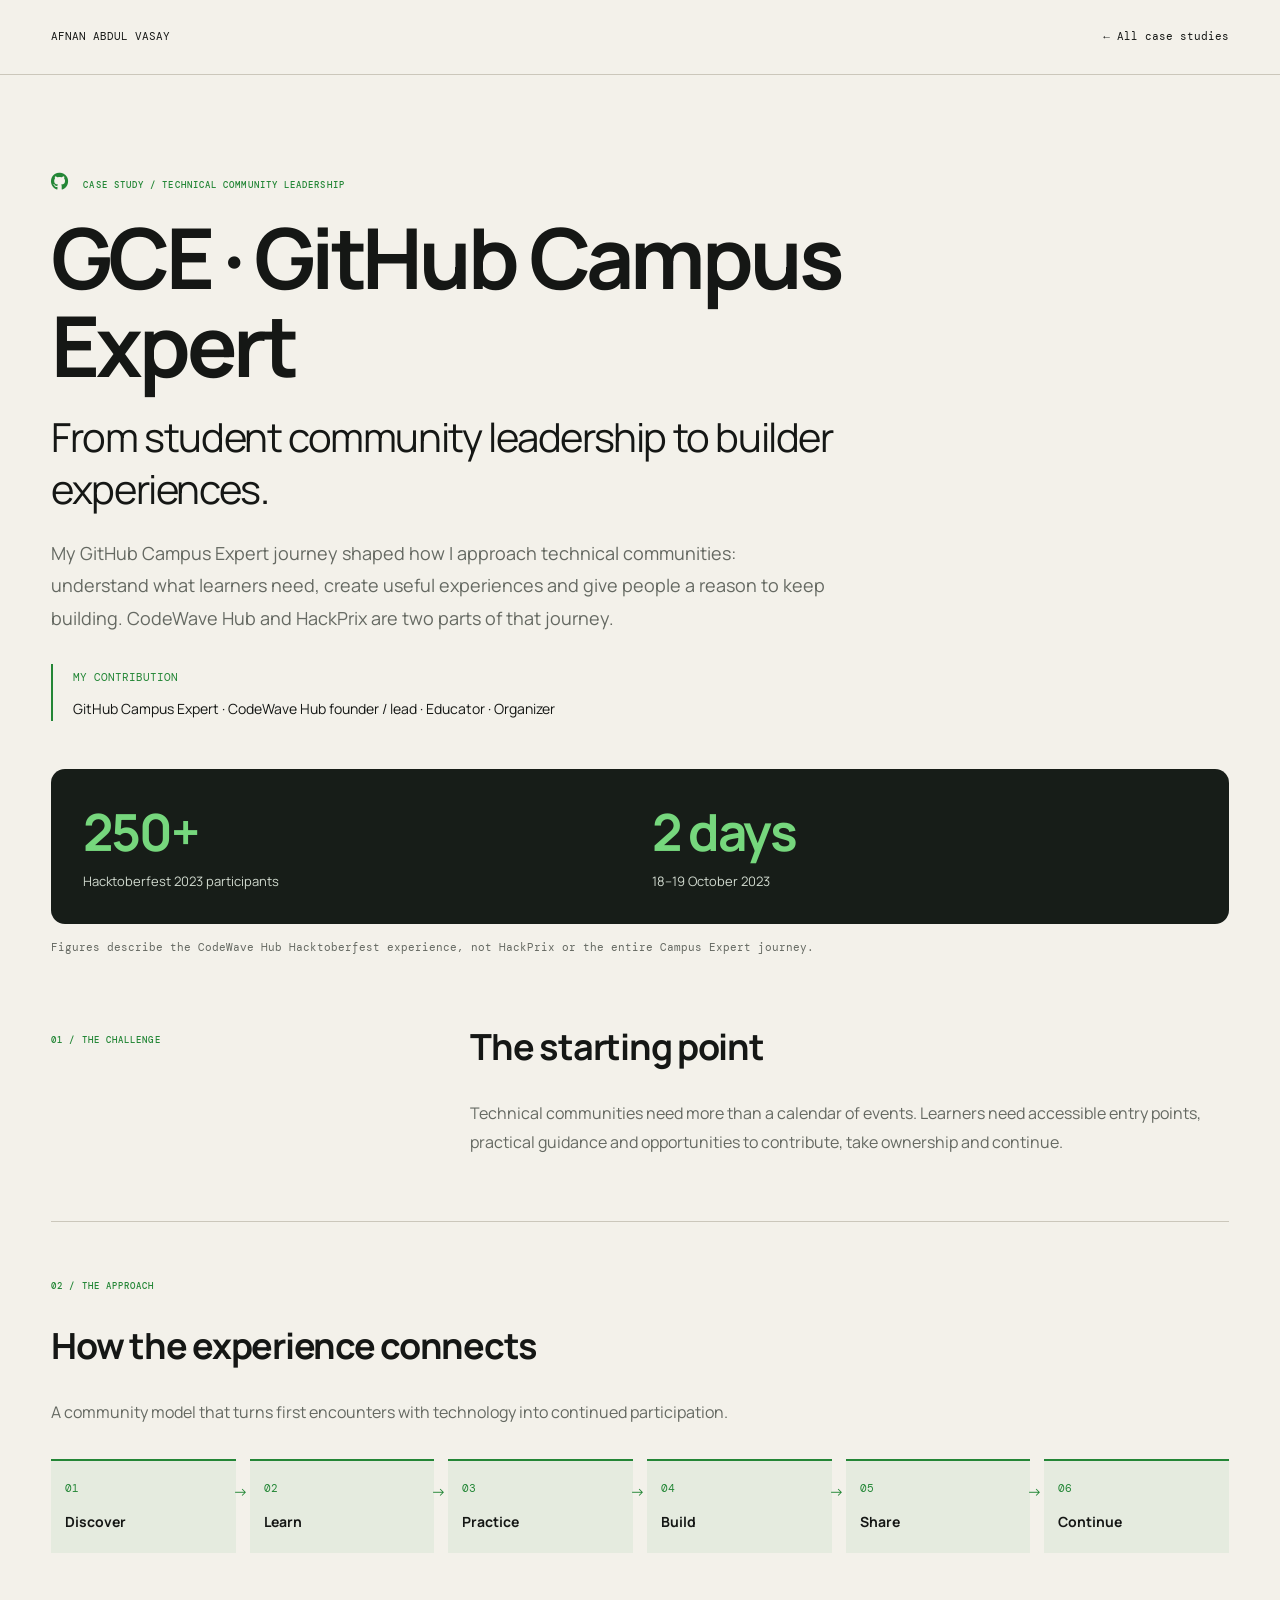
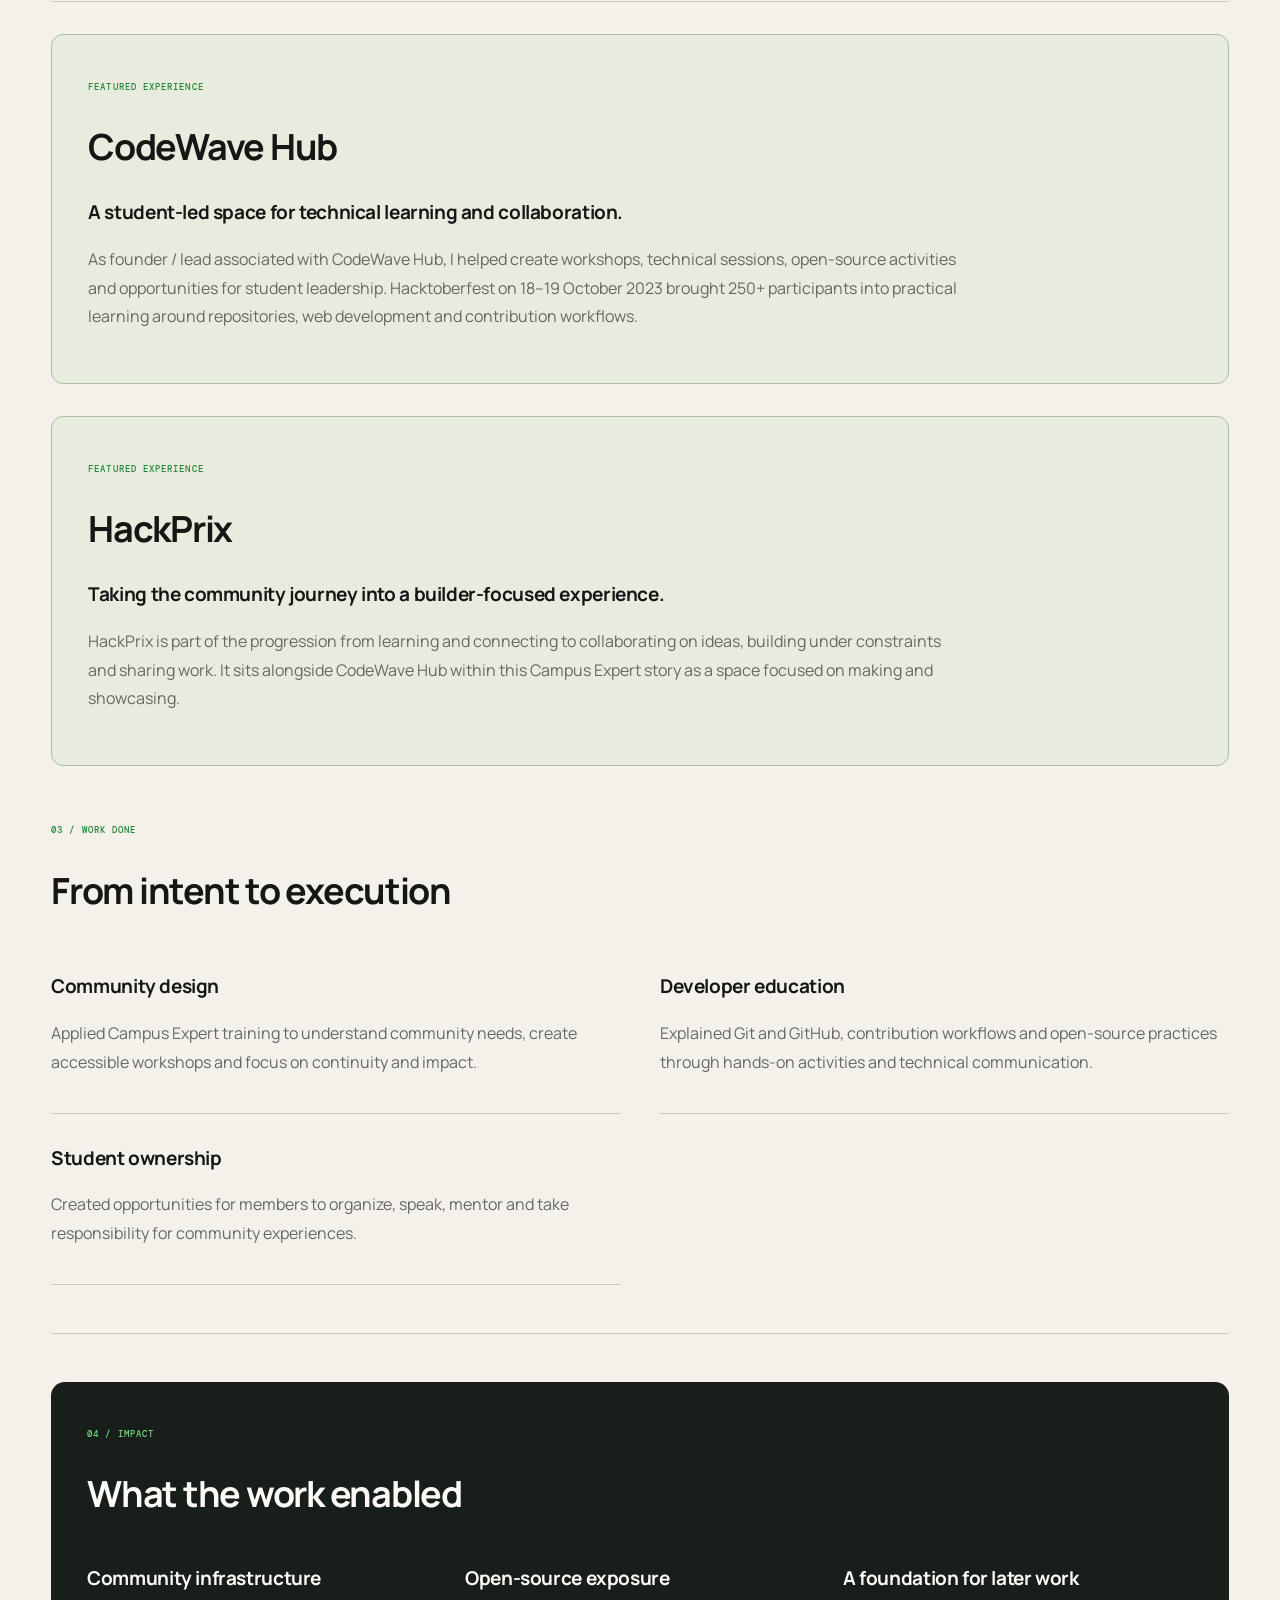
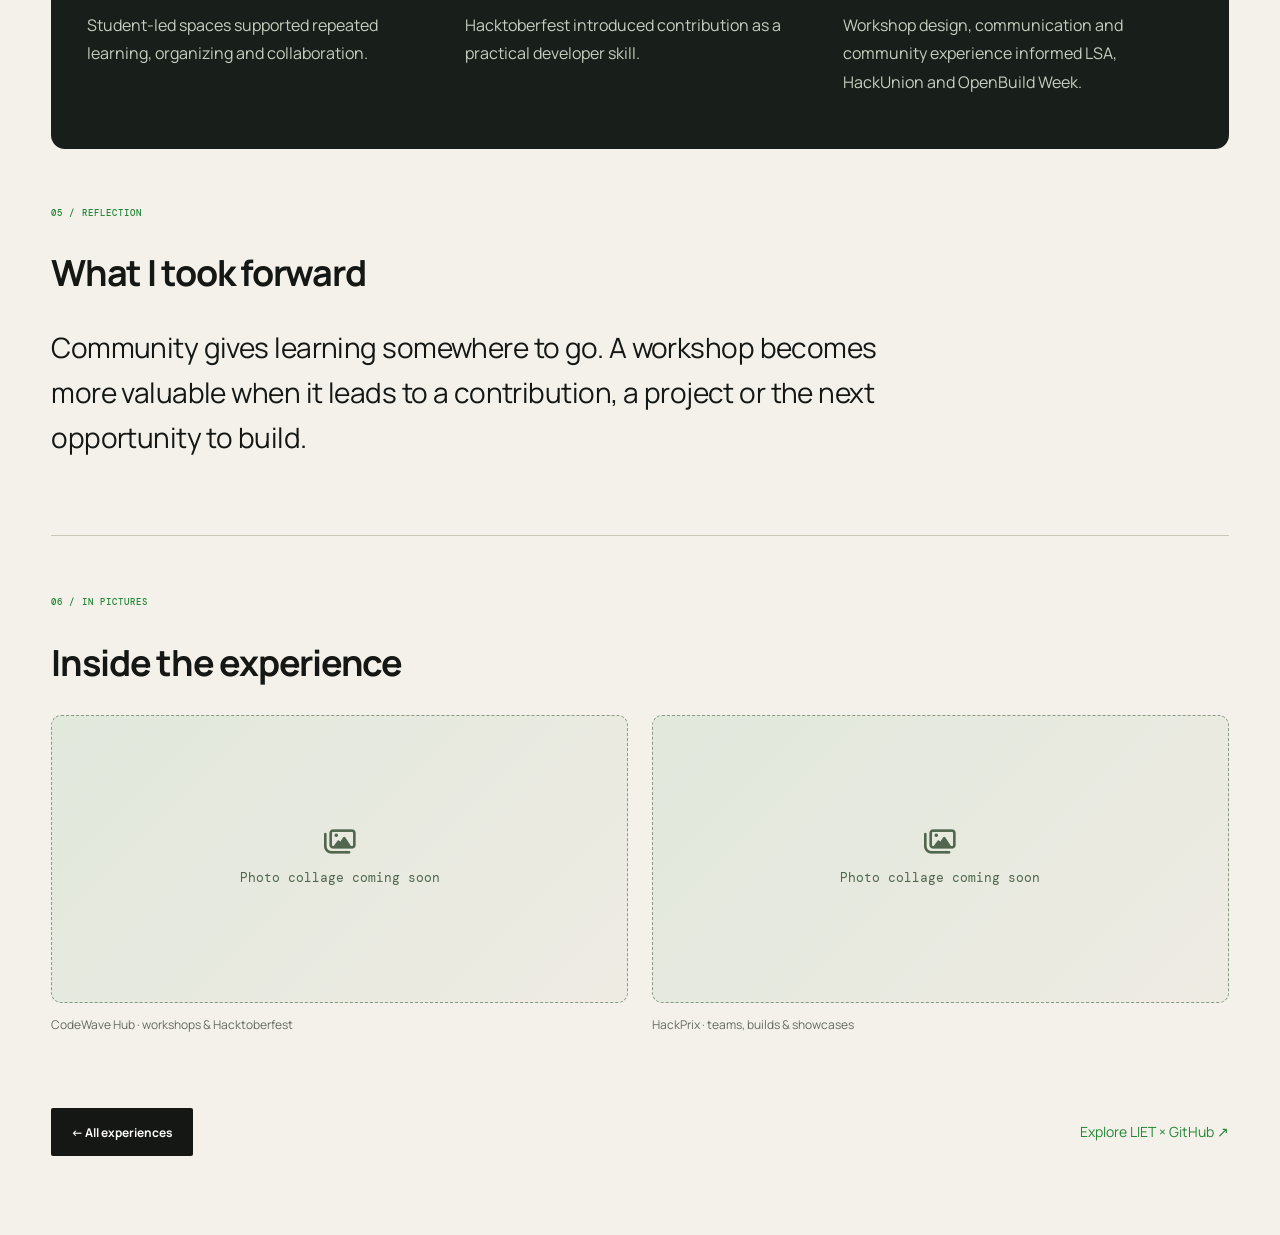
<file: experience/codewavehub.html>
<!doctype html><html lang="en"><head><meta charset="UTF-8"><meta name="viewport" content="width=device-width, initial-scale=1"><meta http-equiv="refresh" content="0; url=github-campus-expert.html#codewavehub"><title>GitHub Campus Expert</title></head><body><p>This experience is now part of <a href="github-campus-expert.html#codewavehub">GitHub Campus Expert — codewavehub</a>.</p></body></html>
</file>
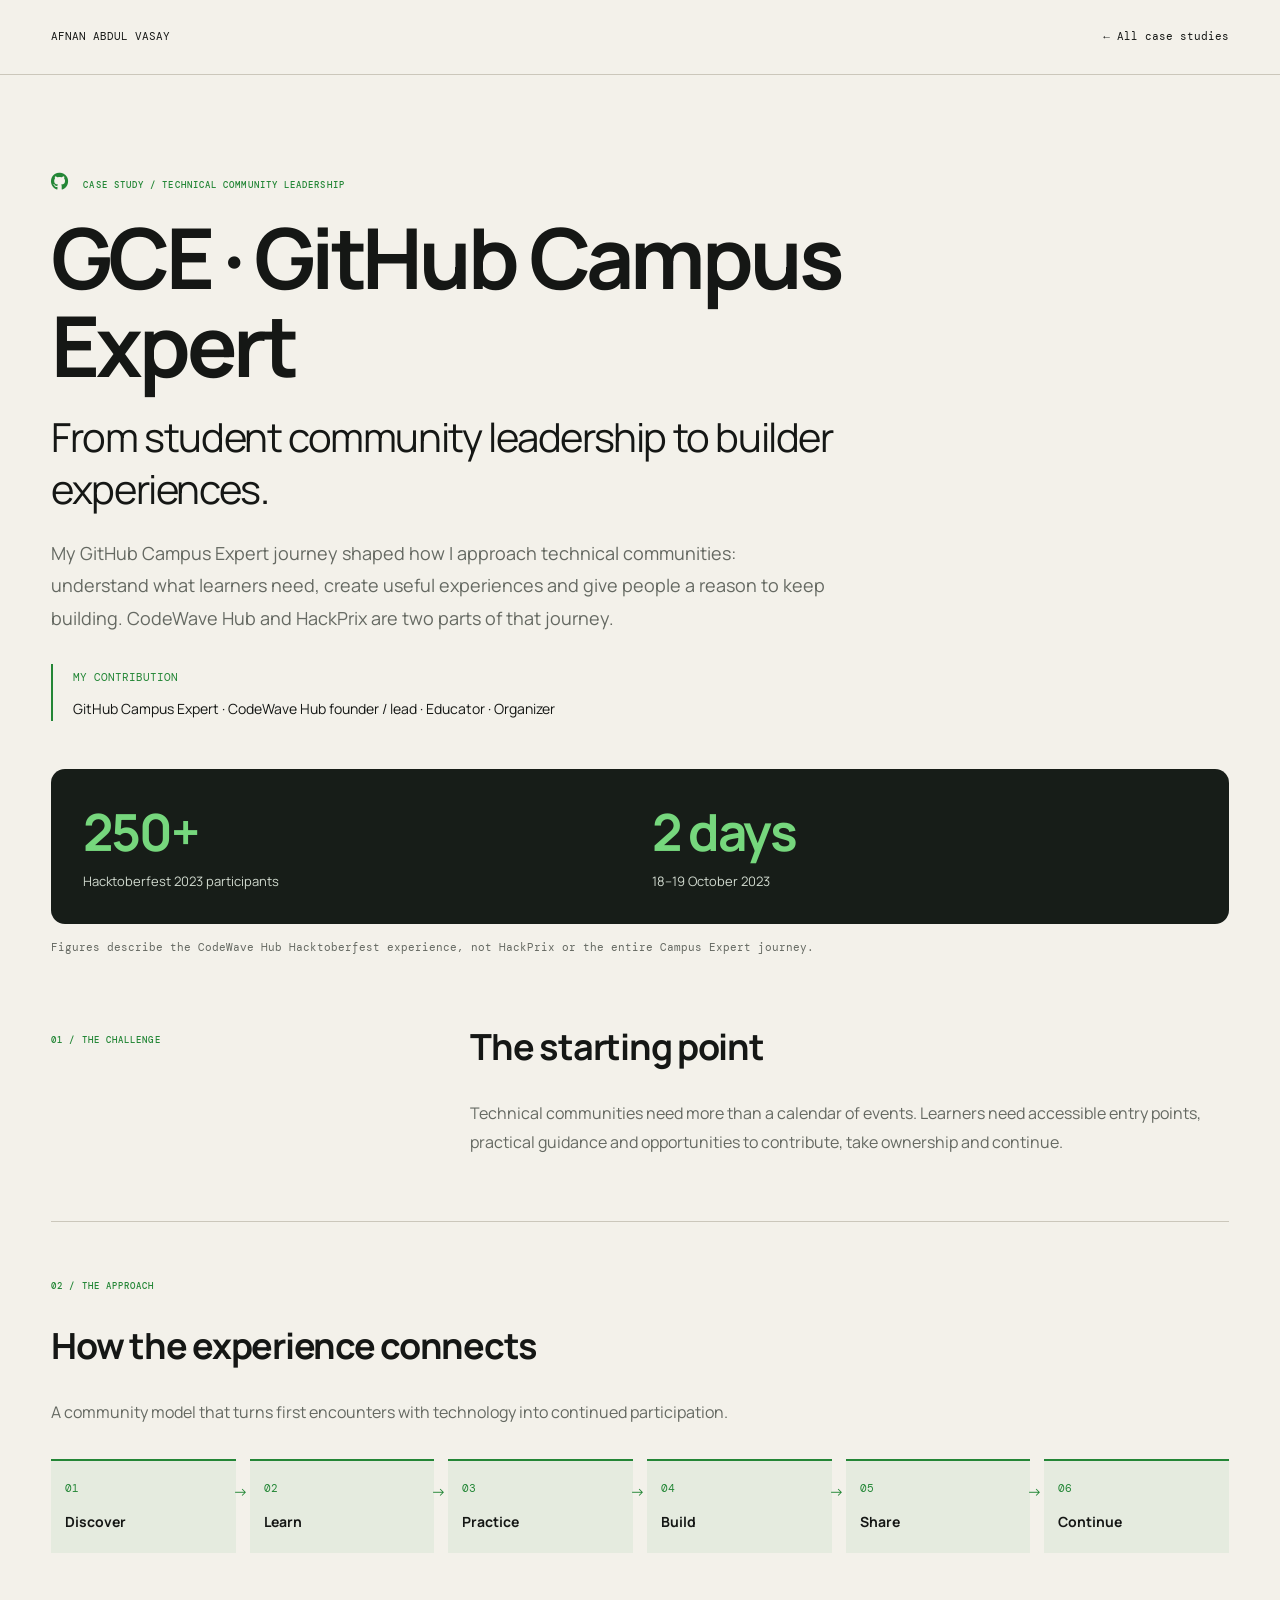
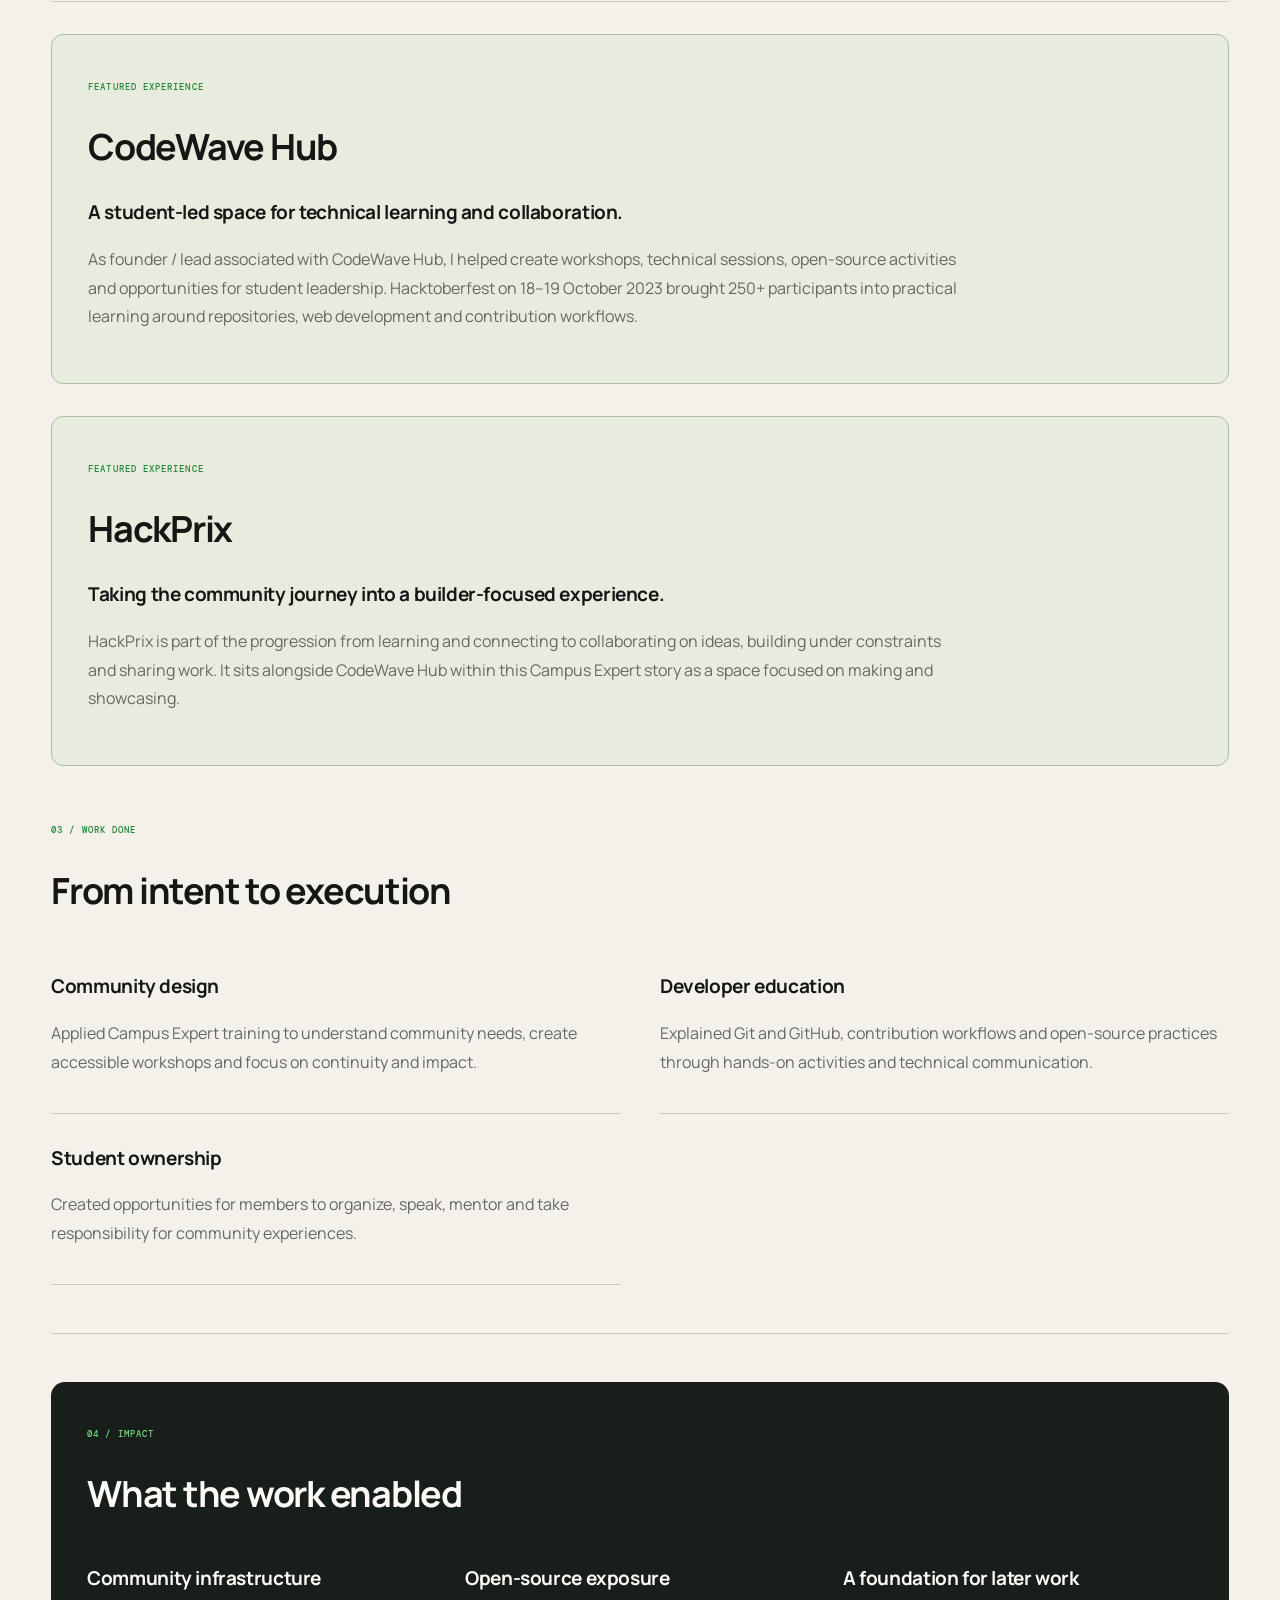
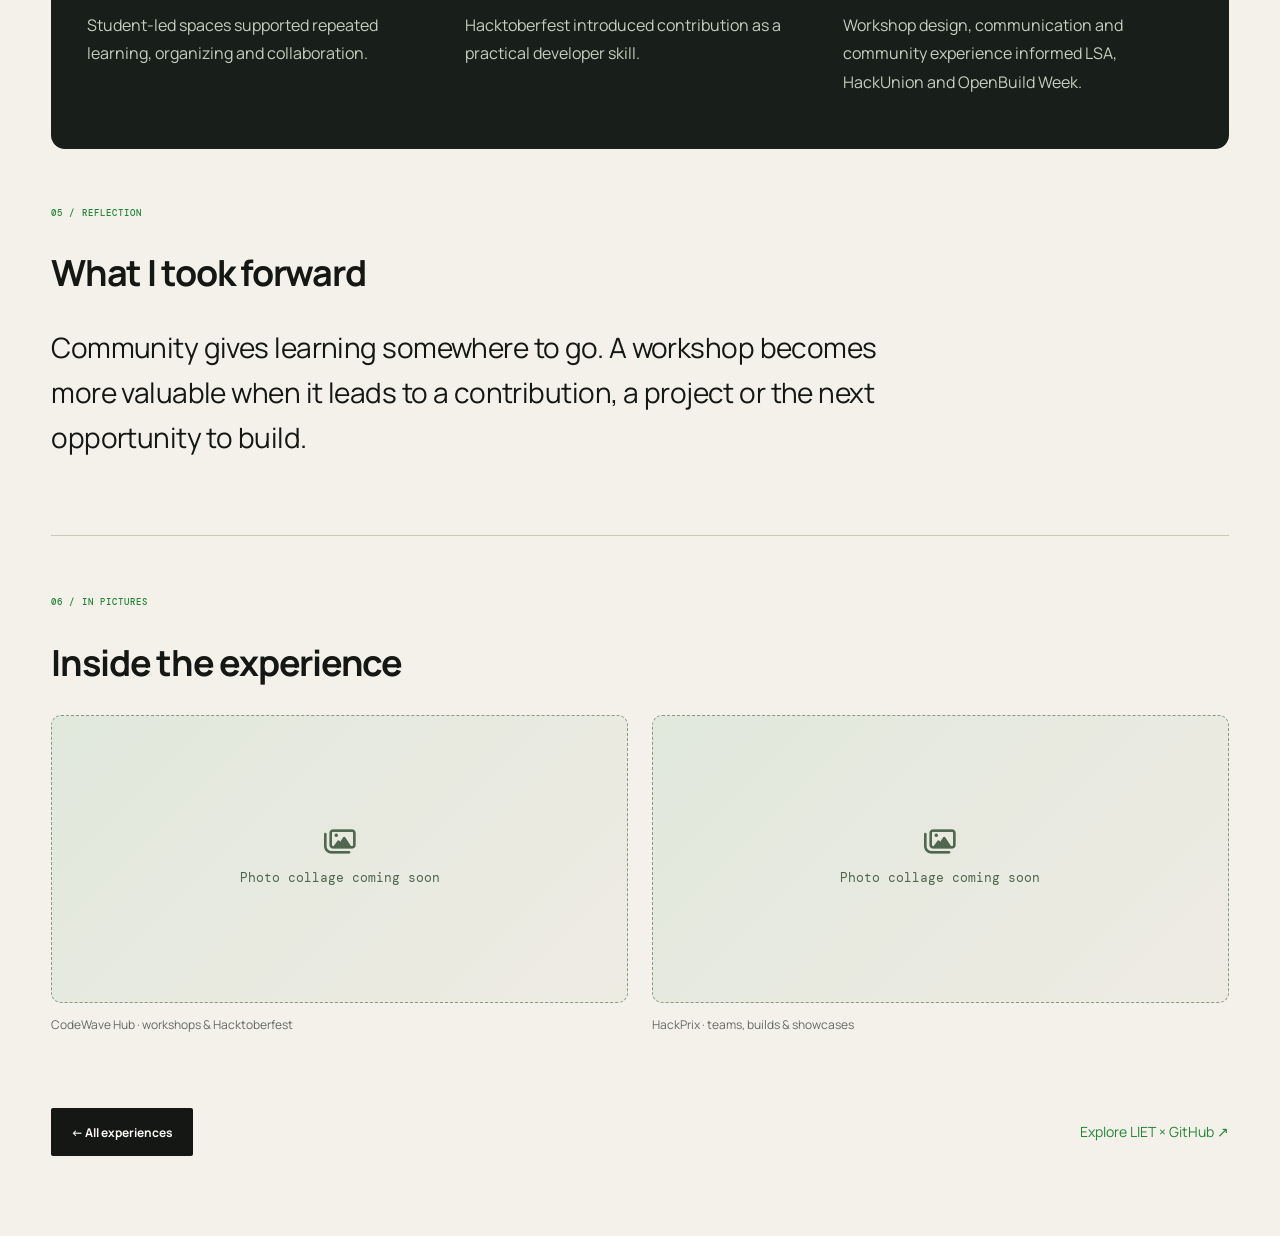
<file: experience/github-campus-expert.html>
<!doctype html>
<html lang="en"><head><meta charset="UTF-8"><meta name="viewport" content="width=device-width, initial-scale=1"><title>GCE · GitHub Campus Expert — Afnan Abdul Vasay</title><meta name="description" content="From student community leadership to builder experiences."><link rel="preconnect" href="https://fonts.googleapis.com"><link rel="preconnect" href="https://fonts.gstatic.com" crossorigin><link href="https://fonts.googleapis.com/css2?family=DM+Mono:wght@400;500&amp;family=Manrope:wght@400;500;600;700&amp;family=Newsreader:ital,opsz,wght@1,6..72,400&amp;display=swap" rel="stylesheet"><link rel="stylesheet" href="https://cdn.jsdelivr.net/npm/@fortawesome/fontawesome-free@6.7.2/css/all.min.css"><link rel="stylesheet" href="../styles.css?v=58"></head>
<body class="detail-page case-study-page"><header class="detail-nav section-shell"><a href="../index.html">AFNAN ABDUL VASAY</a><a href="../index.html#experience">← All case studies</a></header><main class="detail-main section-shell">
<header class="case-hero"><p class="section-index"><i class="fa-brands fa-github" aria-hidden="true"></i> Case study / Technical community leadership</p><h1>GCE · GitHub Campus Expert</h1><p class="case-headline">From student community leadership to builder experiences.</p><p class="case-intro">My GitHub Campus Expert journey shaped how I approach technical communities: understand what learners need, create useful experiences and give people a reason to keep building. CodeWave Hub and HackPrix are two parts of that journey.</p><div class="case-role"><span>My contribution</span><p>GitHub Campus Expert · CodeWave Hub founder / lead · Educator · Organizer</p></div></header>
<section class="case-metrics" aria-label="Impact figures"><div><strong>250+</strong><span>Hacktoberfest 2023 participants</span></div><div><strong>2 days</strong><span>18–19 October 2023</span></div></section><p class="case-caption">Figures describe the CodeWave Hub Hacktoberfest experience, not HackPrix or the entire Campus Expert journey.</p>
<div class="detail-sections"><section><p class="section-index">01 / The challenge</p><div><h2>The starting point</h2><p>Technical communities need more than a calendar of events. Learners need accessible entry points, practical guidance and opportunities to contribute, take ownership and continue.</p></div></section></div>
<section class="case-workflow"><p class="section-index">02 / The approach</p><h2>How the experience connects</h2><p>A community model that turns first encounters with technology into continued participation.</p><ol><li><span>01</span><strong>Discover</strong></li><li><span>02</span><strong>Learn</strong></li><li><span>03</span><strong>Practice</strong></li><li><span>04</span><strong>Build</strong></li><li><span>05</span><strong>Share</strong></li><li><span>06</span><strong>Continue</strong></li></ol></section>
<section id="codewavehub" class="case-feature"><p class="section-index">Featured experience</p><h2>CodeWave Hub</h2><h3>A student-led space for technical learning and collaboration.</h3><p>As founder / lead associated with CodeWave Hub, I helped create workshops, technical sessions, open-source activities and opportunities for student leadership. Hacktoberfest on 18–19 October 2023 brought 250+ participants into practical learning around repositories, web development and contribution workflows.</p></section><section id="hackprix" class="case-feature"><p class="section-index">Featured experience</p><h2>HackPrix</h2><h3>Taking the community journey into a builder-focused experience.</h3><p>HackPrix is part of the progression from learning and connecting to collaborating on ideas, building under constraints and sharing work. It sits alongside CodeWave Hub within this Campus Expert story as a space focused on making and showcasing.</p></section>
<section class="case-work"><p class="section-index">03 / Work done</p><h2>From intent to execution</h2><div class="case-work-grid"><article><h3>Community design</h3><p>Applied Campus Expert training to understand community needs, create accessible workshops and focus on continuity and impact.</p></article><article><h3>Developer education</h3><p>Explained Git and GitHub, contribution workflows and open-source practices through hands-on activities and technical communication.</p></article><article><h3>Student ownership</h3><p>Created opportunities for members to organize, speak, mentor and take responsibility for community experiences.</p></article></div></section>
<section class="case-impact"><p class="section-index">04 / Impact</p><h2>What the work enabled</h2><div><article><h3>Community infrastructure</h3><p>Student-led spaces supported repeated learning, organizing and collaboration.</p></article><article><h3>Open-source exposure</h3><p>Hacktoberfest introduced contribution as a practical developer skill.</p></article><article><h3>A foundation for later work</h3><p>Workshop design, communication and community experience informed LSA, HackUnion and OpenBuild Week.</p></article></div></section>
<section class="case-lesson"><p class="section-index">05 / Reflection</p><h2>What I took forward</h2><p>Community gives learning somewhere to go. A workshop becomes more valuable when it leads to a contribution, a project or the next opportunity to build.</p></section>
<section class="detail-gallery"><p class="section-index">06 / In pictures</p><h2>Inside the experience</h2><div><figure><div class="detail-cover"><i class="fa-regular fa-images" aria-hidden="true"></i><span>Photo collage coming soon</span></div><figcaption>CodeWave Hub · workshops &amp; Hacktoberfest</figcaption></figure><figure><div class="detail-cover"><i class="fa-regular fa-images" aria-hidden="true"></i><span>Photo collage coming soon</span></div><figcaption>HackPrix · teams, builds &amp; showcases</figcaption></figure></div></section>
<footer class="case-footer"><a class="button button-dark" href="../index.html#experience">← All experiences</a><a href="lords-github.html">Explore LIET × GitHub ↗</a></footer></main></body></html>
</file>
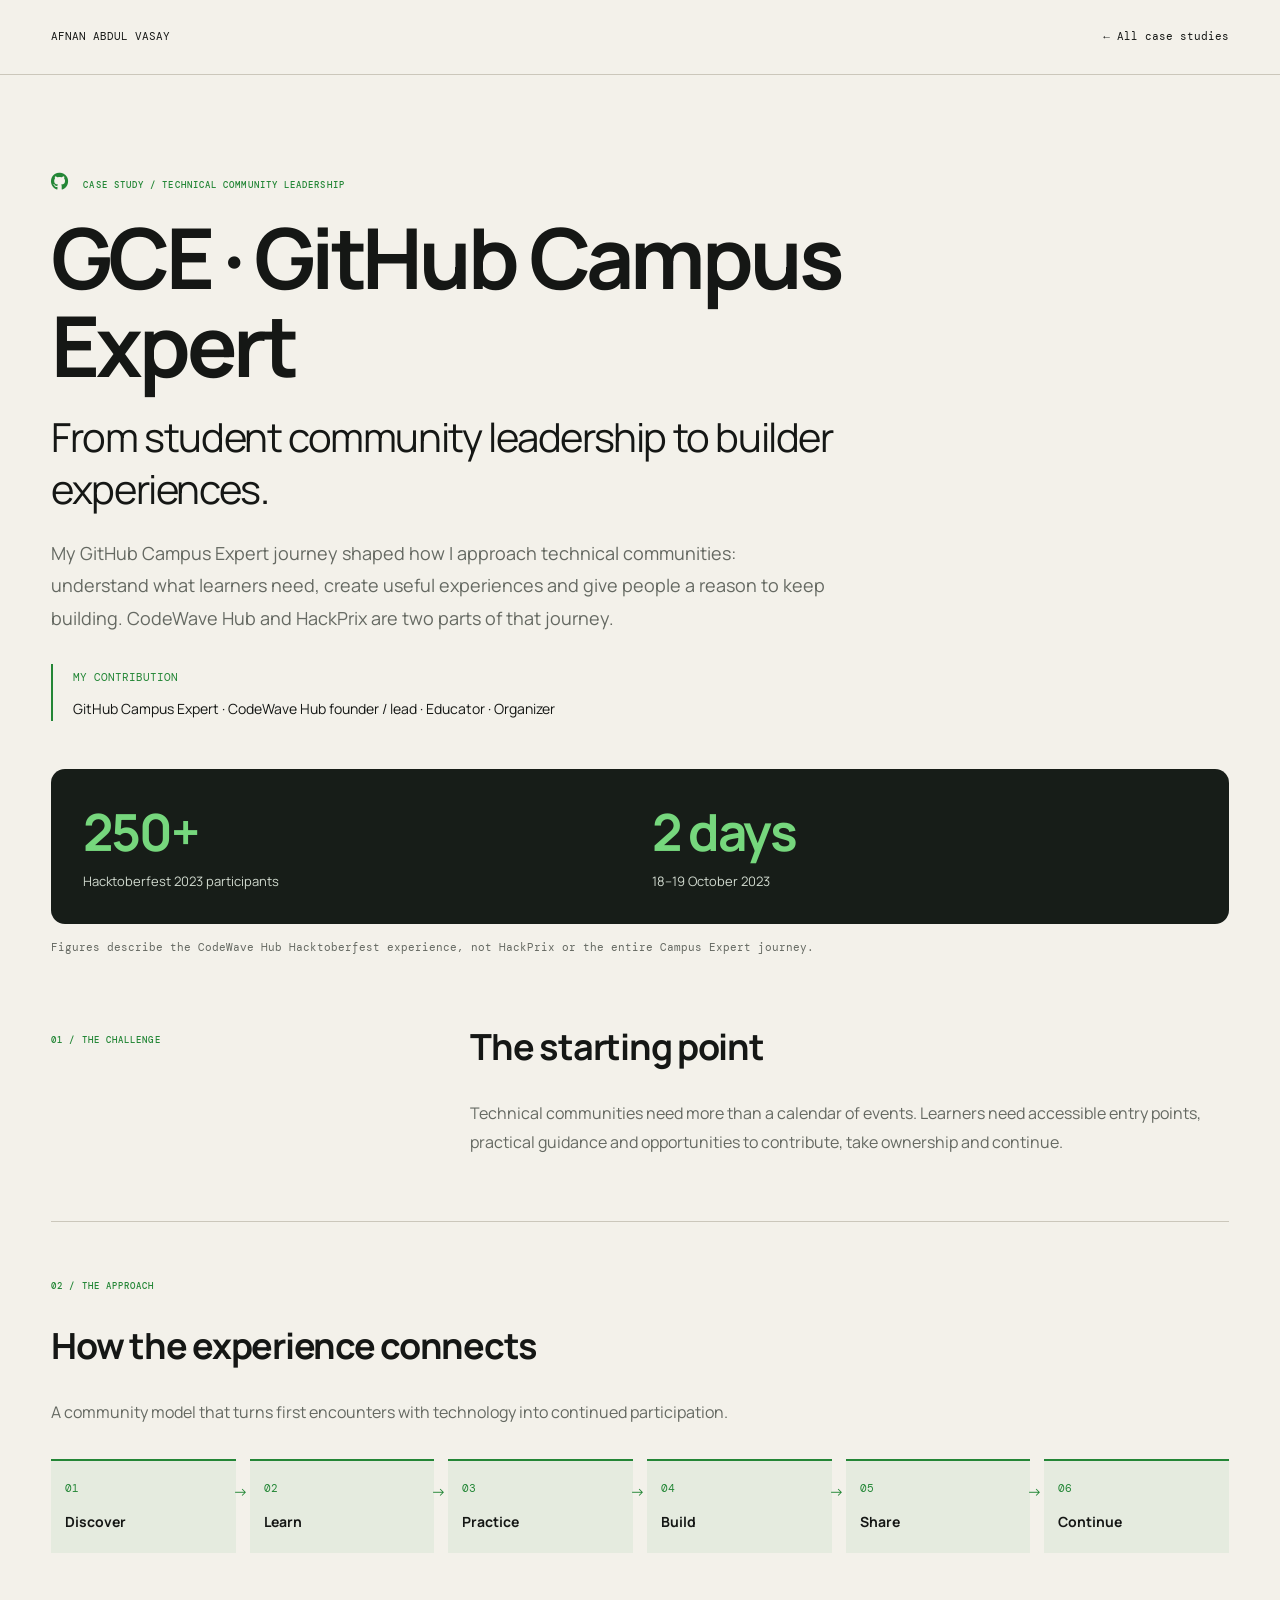
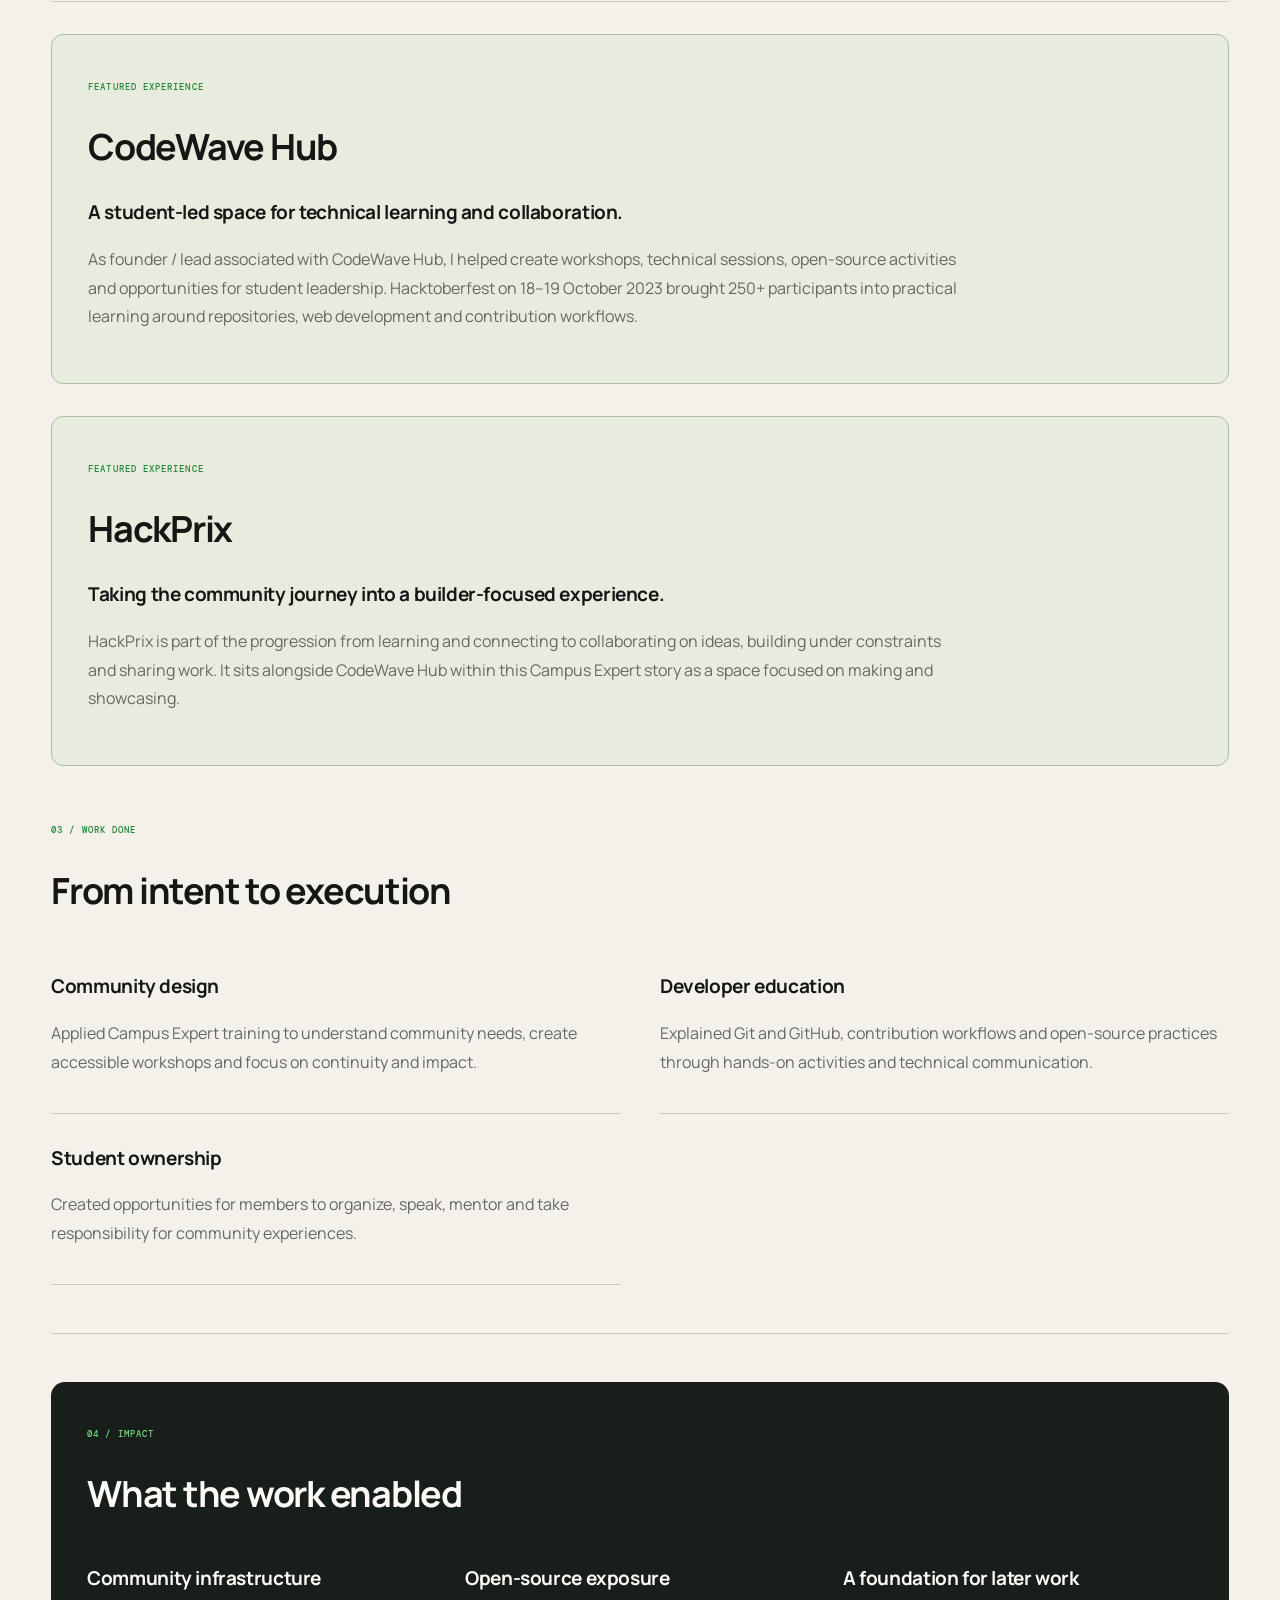
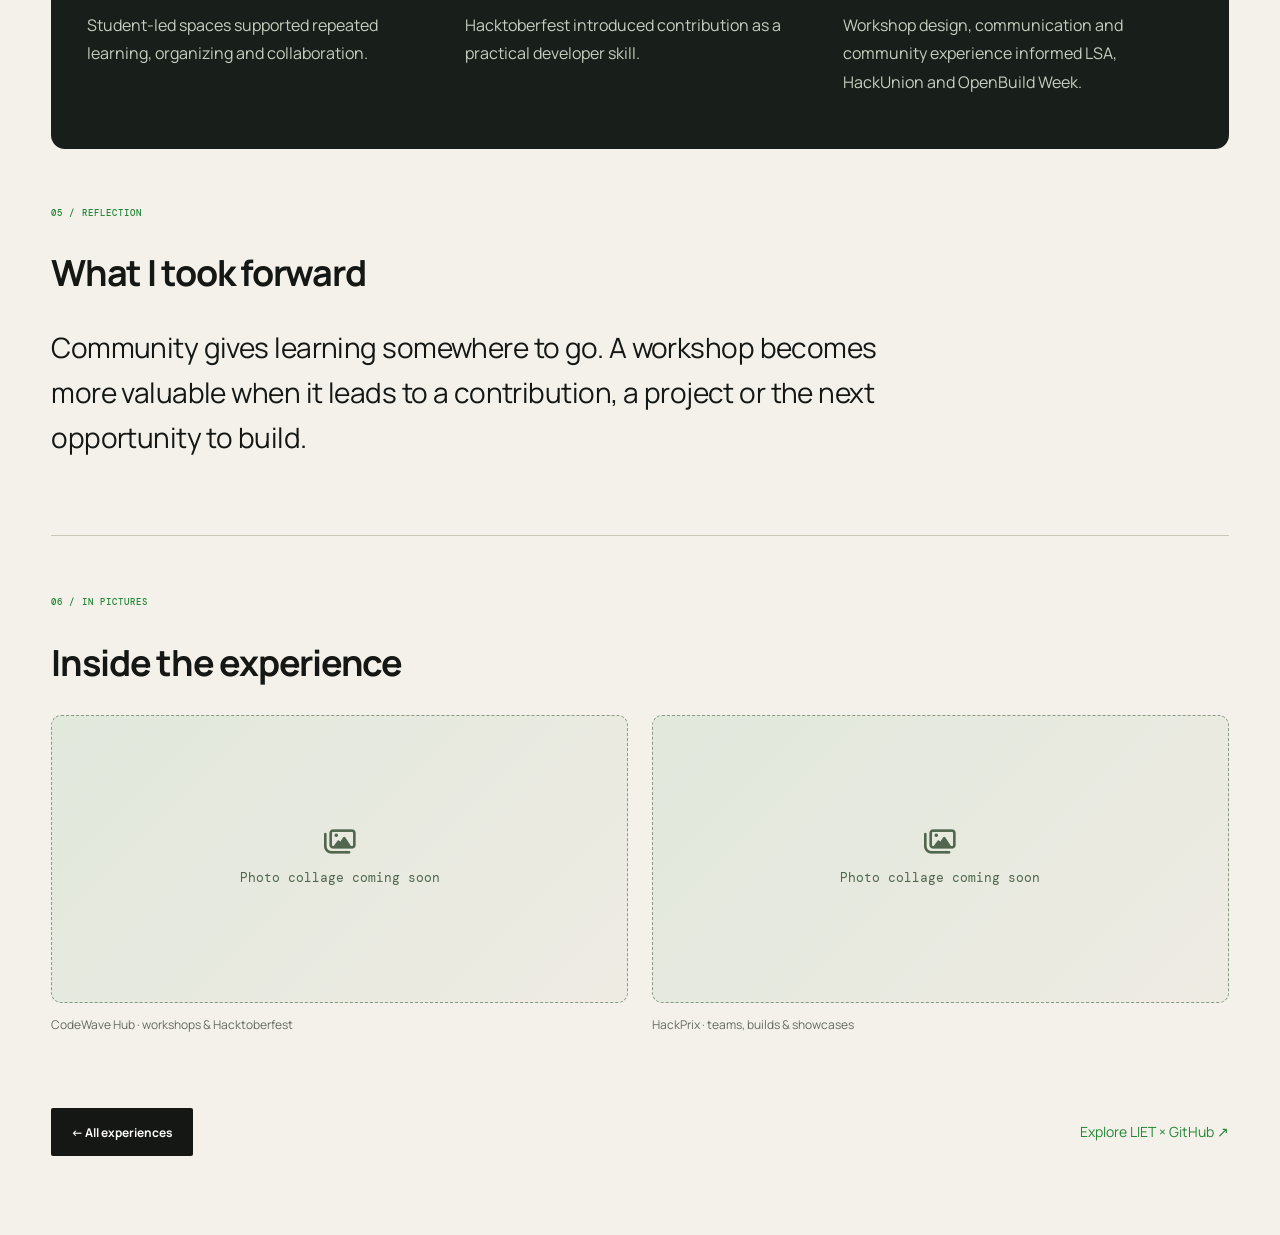
<file: experience/hackprix.html>
<!doctype html><html lang="en"><head><meta charset="UTF-8"><meta name="viewport" content="width=device-width, initial-scale=1"><meta http-equiv="refresh" content="0; url=github-campus-expert.html#hackprix"><title>GitHub Campus Expert</title></head><body><p>This experience is now part of <a href="github-campus-expert.html#hackprix">GitHub Campus Expert — hackprix</a>.</p></body></html>
</file>
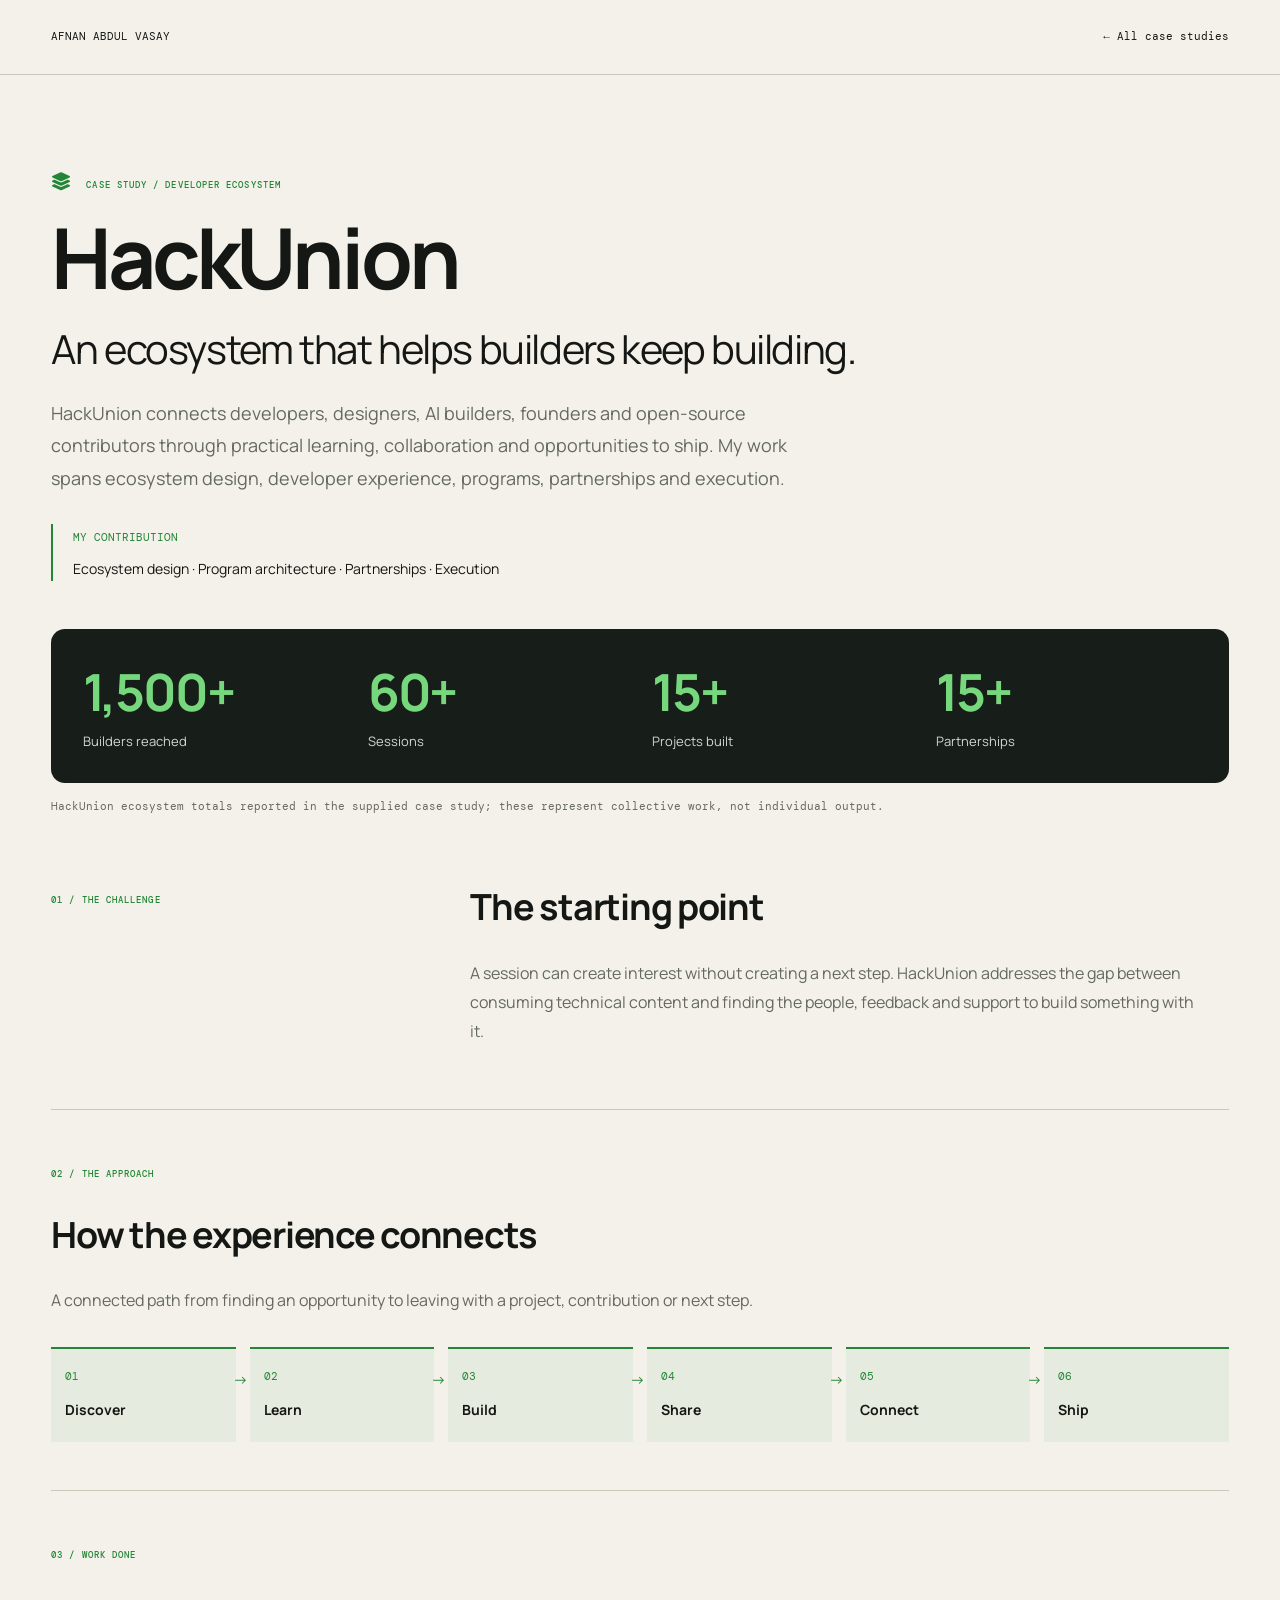
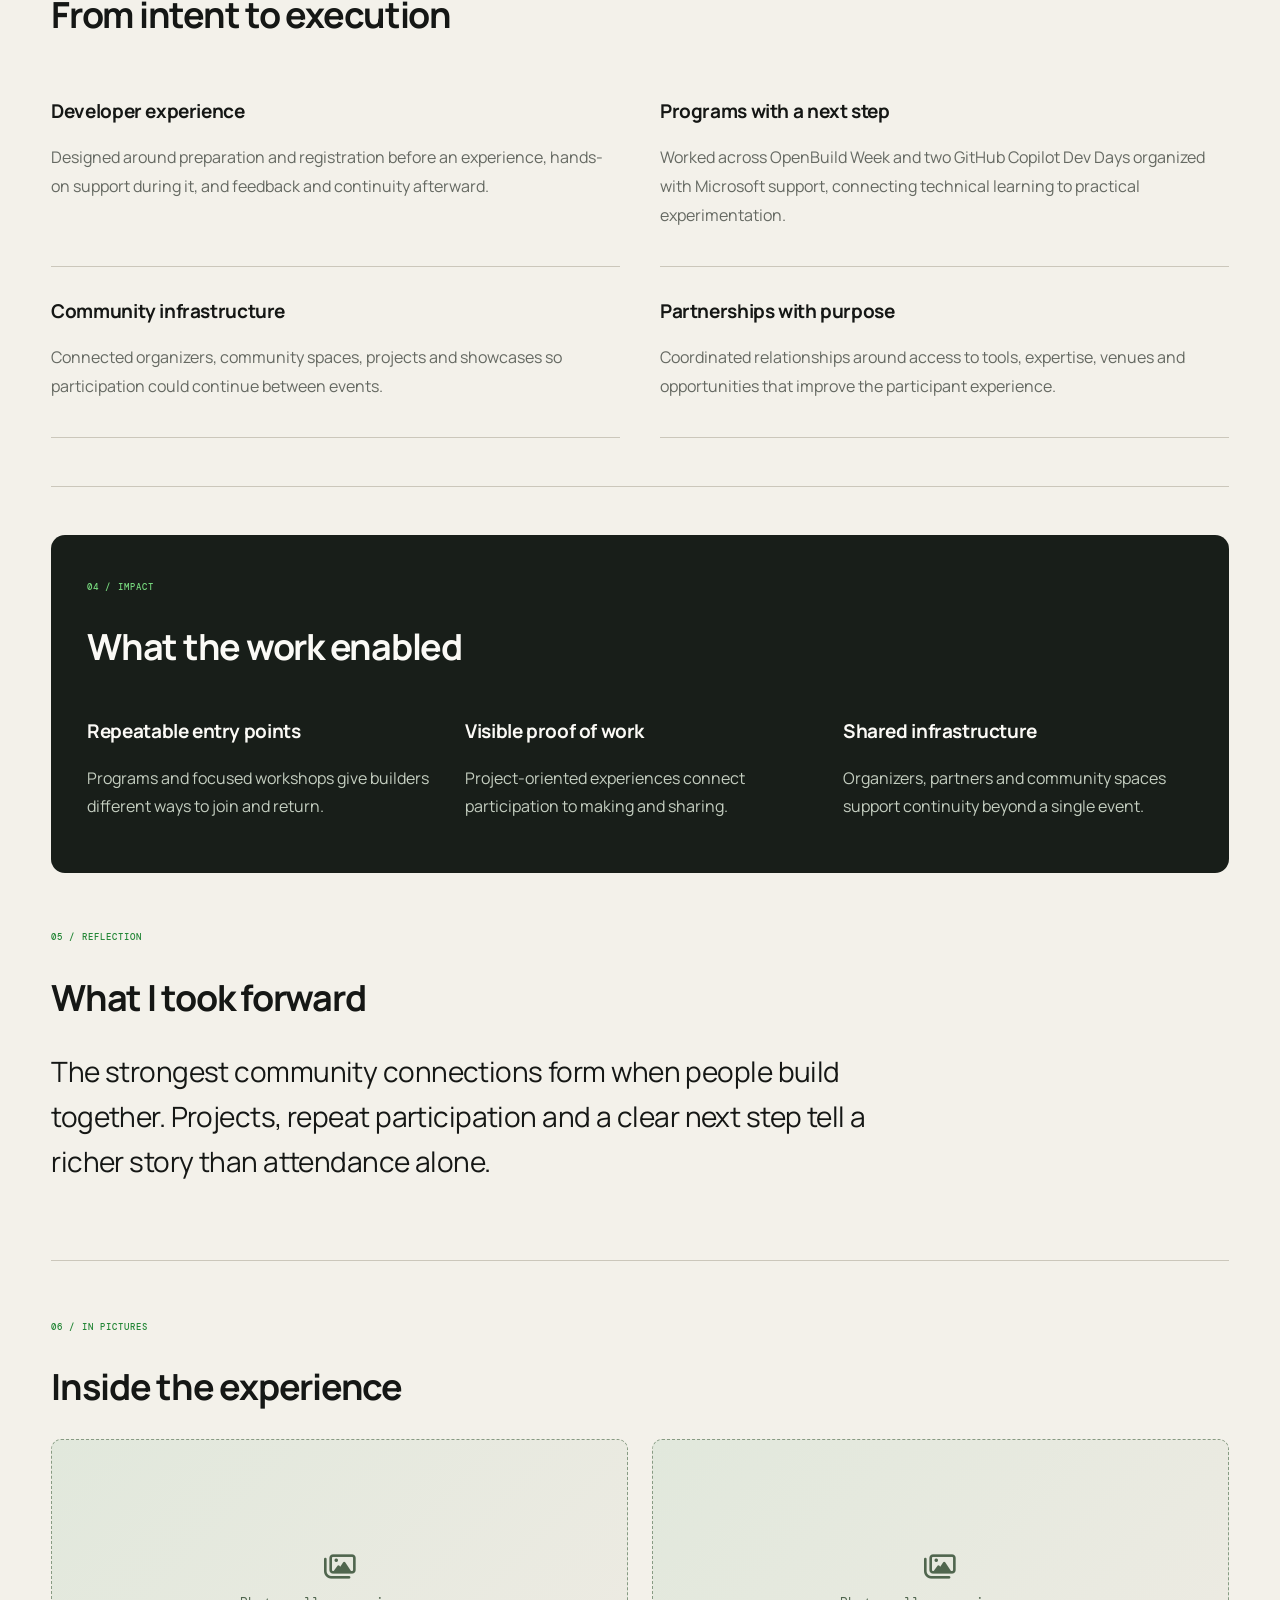
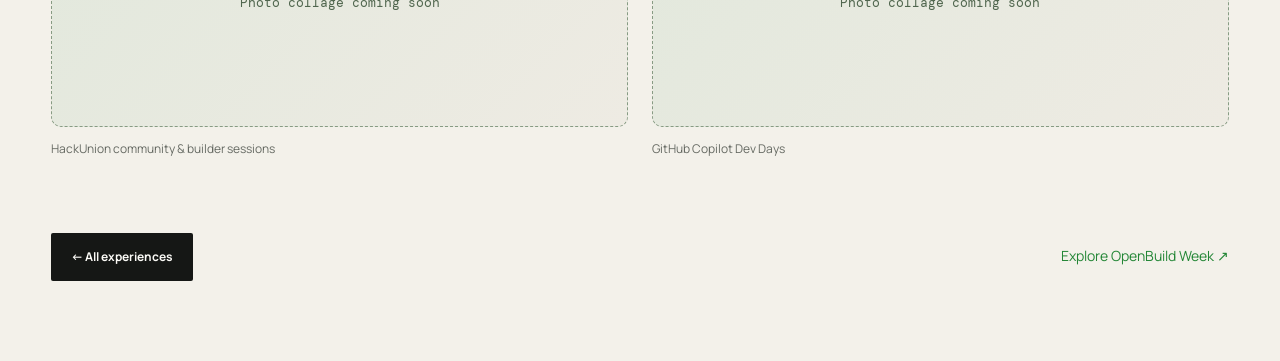
<file: experience/hackunion.html>
<!doctype html>
<html lang="en"><head><meta charset="UTF-8"><meta name="viewport" content="width=device-width, initial-scale=1"><title>HackUnion — Afnan Abdul Vasay</title><meta name="description" content="An ecosystem that helps builders keep building."><link rel="preconnect" href="https://fonts.googleapis.com"><link rel="preconnect" href="https://fonts.gstatic.com" crossorigin><link href="https://fonts.googleapis.com/css2?family=DM+Mono:wght@400;500&amp;family=Manrope:wght@400;500;600;700&amp;family=Newsreader:ital,opsz,wght@1,6..72,400&amp;display=swap" rel="stylesheet"><link rel="stylesheet" href="https://cdn.jsdelivr.net/npm/@fortawesome/fontawesome-free@6.7.2/css/all.min.css"><link rel="stylesheet" href="../styles.css?v=58"></head>
<body class="detail-page case-study-page"><header class="detail-nav section-shell"><a href="../index.html">AFNAN ABDUL VASAY</a><a href="../index.html#experience">← All case studies</a></header><main class="detail-main section-shell">
<header class="case-hero"><p class="section-index"><i class="fa-solid fa-layer-group" aria-hidden="true"></i> Case study / Developer ecosystem</p><h1>HackUnion</h1><p class="case-headline">An ecosystem that helps builders keep building.</p><p class="case-intro">HackUnion connects developers, designers, AI builders, founders and open-source contributors through practical learning, collaboration and opportunities to ship. My work spans ecosystem design, developer experience, programs, partnerships and execution.</p><div class="case-role"><span>My contribution</span><p>Ecosystem design · Program architecture · Partnerships · Execution</p></div></header>
<section class="case-metrics" aria-label="Impact figures"><div><strong>1,500+</strong><span>Builders reached</span></div><div><strong>60+</strong><span>Sessions</span></div><div><strong>15+</strong><span>Projects built</span></div><div><strong>15+</strong><span>Partnerships</span></div></section><p class="case-caption">HackUnion ecosystem totals reported in the supplied case study; these represent collective work, not individual output.</p>
<div class="detail-sections"><section><p class="section-index">01 / The challenge</p><div><h2>The starting point</h2><p>A session can create interest without creating a next step. HackUnion addresses the gap between consuming technical content and finding the people, feedback and support to build something with it.</p></div></section></div>
<section class="case-workflow"><p class="section-index">02 / The approach</p><h2>How the experience connects</h2><p>A connected path from finding an opportunity to leaving with a project, contribution or next step.</p><ol><li><span>01</span><strong>Discover</strong></li><li><span>02</span><strong>Learn</strong></li><li><span>03</span><strong>Build</strong></li><li><span>04</span><strong>Share</strong></li><li><span>05</span><strong>Connect</strong></li><li><span>06</span><strong>Ship</strong></li></ol></section>

<section class="case-work"><p class="section-index">03 / Work done</p><h2>From intent to execution</h2><div class="case-work-grid"><article><h3>Developer experience</h3><p>Designed around preparation and registration before an experience, hands-on support during it, and feedback and continuity afterward.</p></article><article><h3>Programs with a next step</h3><p>Worked across OpenBuild Week and two GitHub Copilot Dev Days organized with Microsoft support, connecting technical learning to practical experimentation.</p></article><article><h3>Community infrastructure</h3><p>Connected organizers, community spaces, projects and showcases so participation could continue between events.</p></article><article><h3>Partnerships with purpose</h3><p>Coordinated relationships around access to tools, expertise, venues and opportunities that improve the participant experience.</p></article></div></section>
<section class="case-impact"><p class="section-index">04 / Impact</p><h2>What the work enabled</h2><div><article><h3>Repeatable entry points</h3><p>Programs and focused workshops give builders different ways to join and return.</p></article><article><h3>Visible proof of work</h3><p>Project-oriented experiences connect participation to making and sharing.</p></article><article><h3>Shared infrastructure</h3><p>Organizers, partners and community spaces support continuity beyond a single event.</p></article></div></section>
<section class="case-lesson"><p class="section-index">05 / Reflection</p><h2>What I took forward</h2><p>The strongest community connections form when people build together. Projects, repeat participation and a clear next step tell a richer story than attendance alone.</p></section>
<section class="detail-gallery"><p class="section-index">06 / In pictures</p><h2>Inside the experience</h2><div><figure><div class="detail-cover"><i class="fa-regular fa-images" aria-hidden="true"></i><span>Photo collage coming soon</span></div><figcaption>HackUnion community &amp; builder sessions</figcaption></figure><figure><div class="detail-cover"><i class="fa-regular fa-images" aria-hidden="true"></i><span>Photo collage coming soon</span></div><figcaption>GitHub Copilot Dev Days</figcaption></figure></div></section>
<footer class="case-footer"><a class="button button-dark" href="../index.html#experience">← All experiences</a><a href="openbuildweek.html">Explore OpenBuild Week ↗</a></footer></main></body></html>
</file>
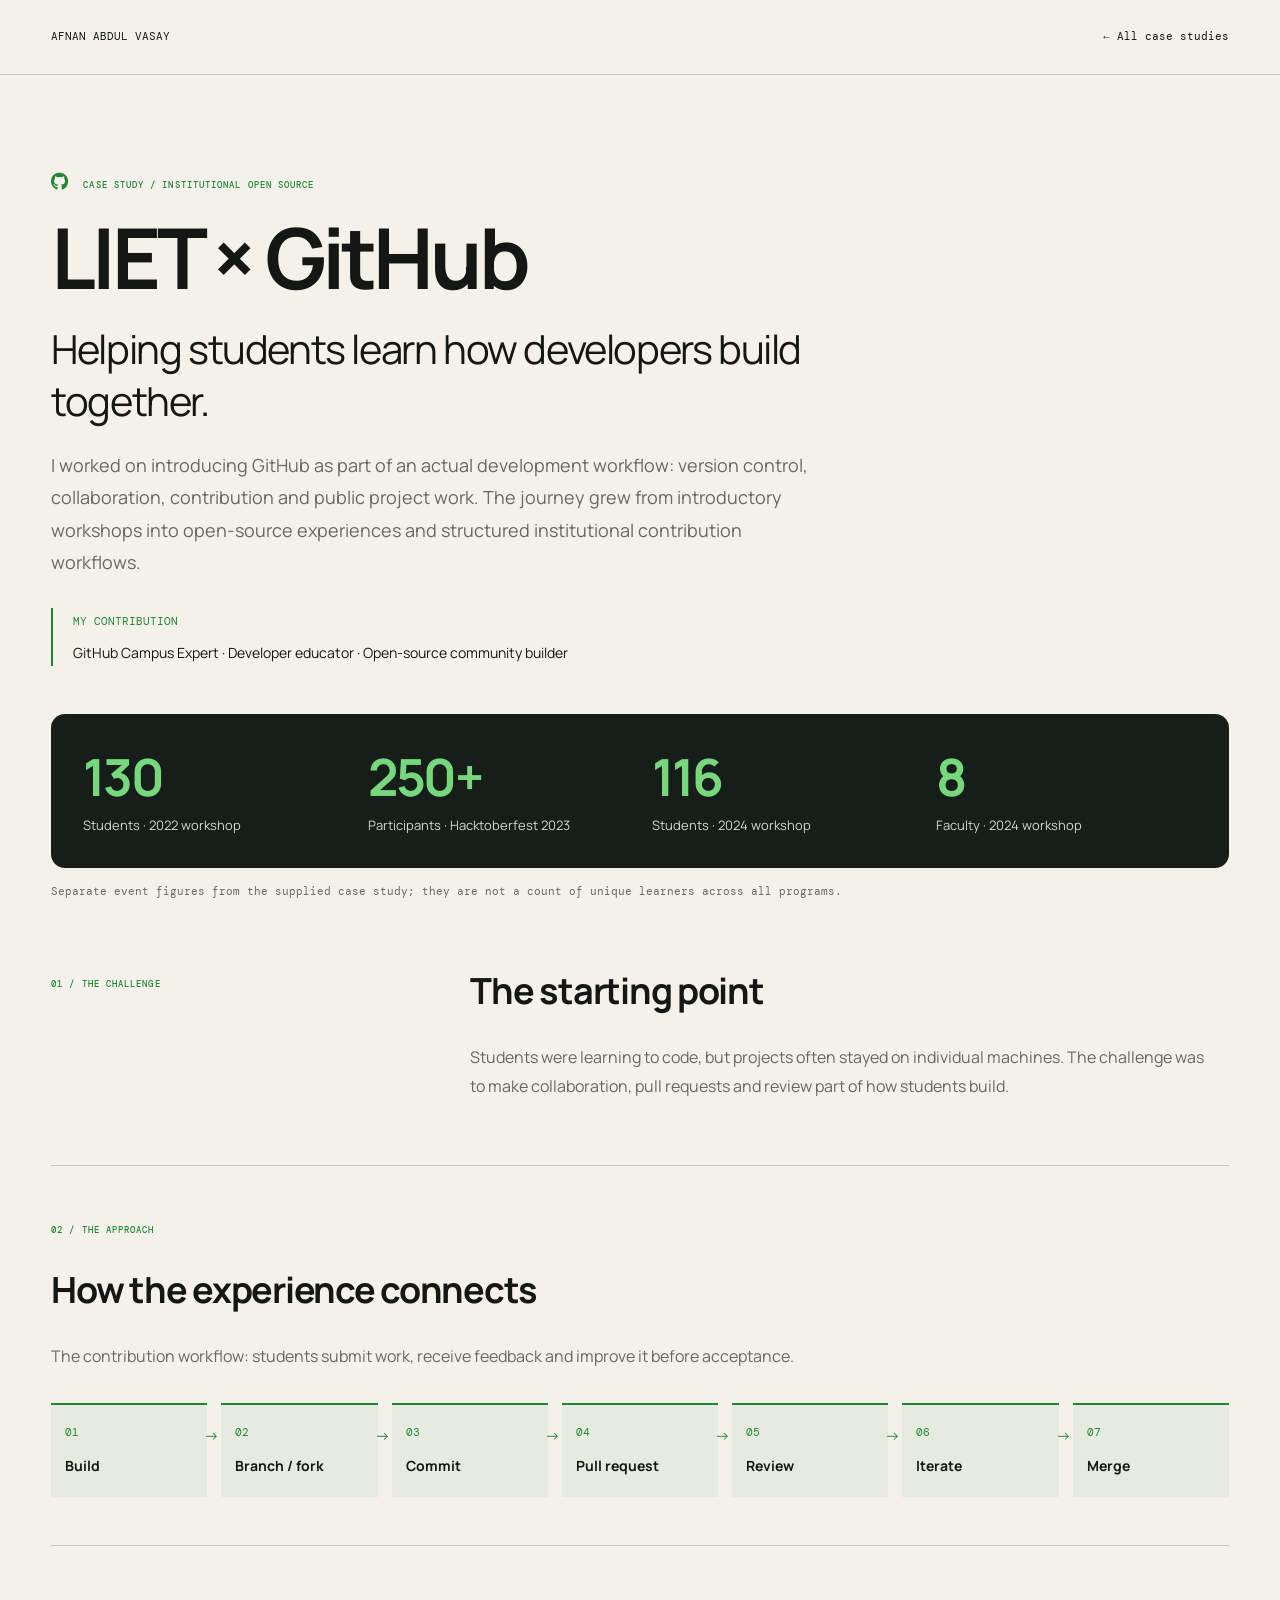
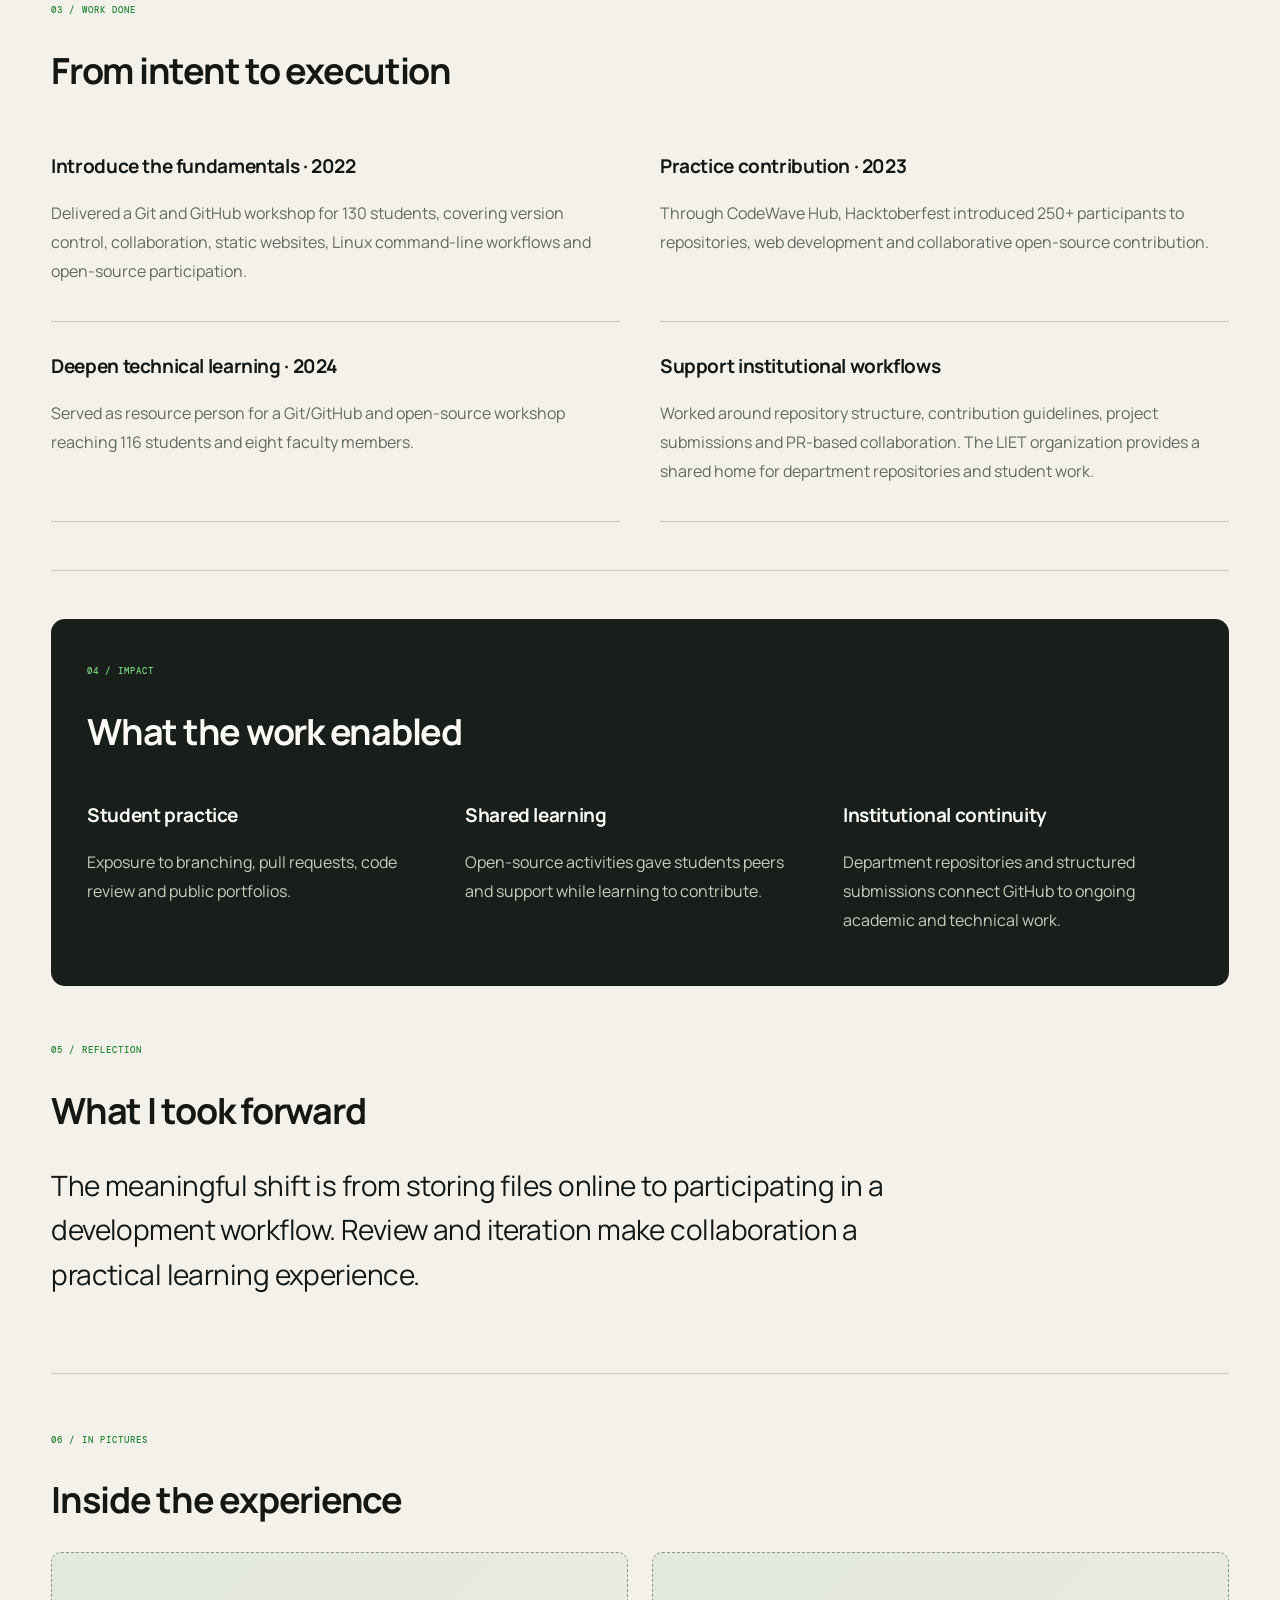
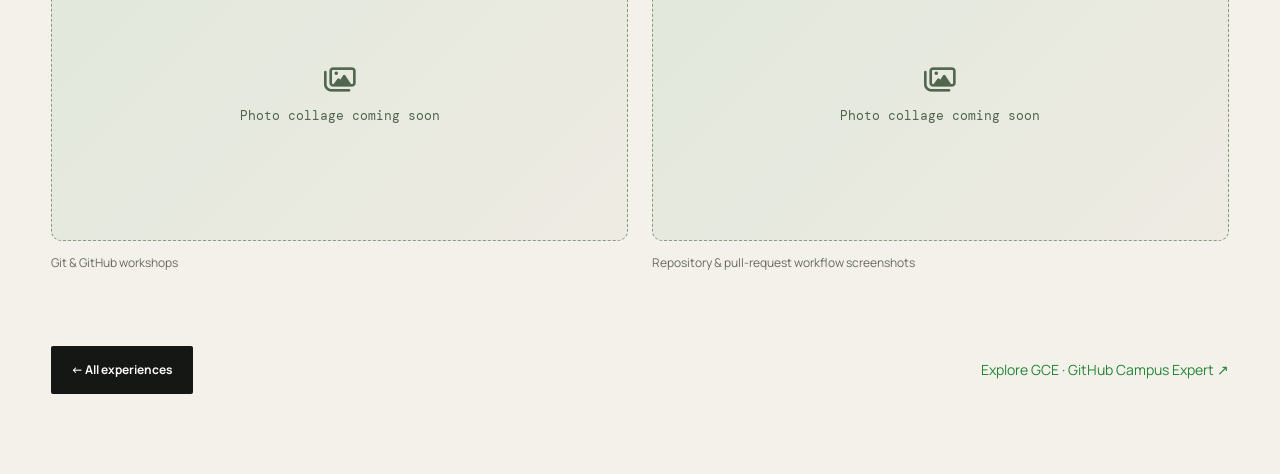
<file: experience/lords-github.html>
<!doctype html>
<html lang="en"><head><meta charset="UTF-8"><meta name="viewport" content="width=device-width, initial-scale=1"><title>LIET × GitHub — Afnan Abdul Vasay</title><meta name="description" content="Helping students learn how developers build together."><link rel="preconnect" href="https://fonts.googleapis.com"><link rel="preconnect" href="https://fonts.gstatic.com" crossorigin><link href="https://fonts.googleapis.com/css2?family=DM+Mono:wght@400;500&amp;family=Manrope:wght@400;500;600;700&amp;family=Newsreader:ital,opsz,wght@1,6..72,400&amp;display=swap" rel="stylesheet"><link rel="stylesheet" href="https://cdn.jsdelivr.net/npm/@fortawesome/fontawesome-free@6.7.2/css/all.min.css"><link rel="stylesheet" href="../styles.css?v=58"></head>
<body class="detail-page case-study-page"><header class="detail-nav section-shell"><a href="../index.html">AFNAN ABDUL VASAY</a><a href="../index.html#experience">← All case studies</a></header><main class="detail-main section-shell">
<header class="case-hero"><p class="section-index"><i class="fa-brands fa-github" aria-hidden="true"></i> Case study / Institutional open source</p><h1>LIET × GitHub</h1><p class="case-headline">Helping students learn how developers build together.</p><p class="case-intro">I worked on introducing GitHub as part of an actual development workflow: version control, collaboration, contribution and public project work. The journey grew from introductory workshops into open-source experiences and structured institutional contribution workflows.</p><div class="case-role"><span>My contribution</span><p>GitHub Campus Expert · Developer educator · Open-source community builder</p></div></header>
<section class="case-metrics" aria-label="Impact figures"><div><strong>130</strong><span>Students · 2022 workshop</span></div><div><strong>250+</strong><span>Participants · Hacktoberfest 2023</span></div><div><strong>116</strong><span>Students · 2024 workshop</span></div><div><strong>8</strong><span>Faculty · 2024 workshop</span></div></section><p class="case-caption">Separate event figures from the supplied case study; they are not a count of unique learners across all programs.</p>
<div class="detail-sections"><section><p class="section-index">01 / The challenge</p><div><h2>The starting point</h2><p>Students were learning to code, but projects often stayed on individual machines. The challenge was to make collaboration, pull requests and review part of how students build.</p></div></section></div>
<section class="case-workflow"><p class="section-index">02 / The approach</p><h2>How the experience connects</h2><p>The contribution workflow: students submit work, receive feedback and improve it before acceptance.</p><ol><li><span>01</span><strong>Build</strong></li><li><span>02</span><strong>Branch / fork</strong></li><li><span>03</span><strong>Commit</strong></li><li><span>04</span><strong>Pull request</strong></li><li><span>05</span><strong>Review</strong></li><li><span>06</span><strong>Iterate</strong></li><li><span>07</span><strong>Merge</strong></li></ol></section>

<section class="case-work"><p class="section-index">03 / Work done</p><h2>From intent to execution</h2><div class="case-work-grid"><article><h3>Introduce the fundamentals · 2022</h3><p>Delivered a Git and GitHub workshop for 130 students, covering version control, collaboration, static websites, Linux command-line workflows and open-source participation.</p></article><article><h3>Practice contribution · 2023</h3><p>Through CodeWave Hub, Hacktoberfest introduced 250+ participants to repositories, web development and collaborative open-source contribution.</p></article><article><h3>Deepen technical learning · 2024</h3><p>Served as resource person for a Git/GitHub and open-source workshop reaching 116 students and eight faculty members.</p></article><article><h3>Support institutional workflows</h3><p>Worked around repository structure, contribution guidelines, project submissions and PR-based collaboration. The LIET organization provides a shared home for department repositories and student work.</p></article></div></section>
<section class="case-impact"><p class="section-index">04 / Impact</p><h2>What the work enabled</h2><div><article><h3>Student practice</h3><p>Exposure to branching, pull requests, code review and public portfolios.</p></article><article><h3>Shared learning</h3><p>Open-source activities gave students peers and support while learning to contribute.</p></article><article><h3>Institutional continuity</h3><p>Department repositories and structured submissions connect GitHub to ongoing academic and technical work.</p></article></div></section>
<section class="case-lesson"><p class="section-index">05 / Reflection</p><h2>What I took forward</h2><p>The meaningful shift is from storing files online to participating in a development workflow. Review and iteration make collaboration a practical learning experience.</p></section>
<section class="detail-gallery"><p class="section-index">06 / In pictures</p><h2>Inside the experience</h2><div><figure><div class="detail-cover"><i class="fa-regular fa-images" aria-hidden="true"></i><span>Photo collage coming soon</span></div><figcaption>Git &amp; GitHub workshops</figcaption></figure><figure><div class="detail-cover"><i class="fa-regular fa-images" aria-hidden="true"></i><span>Photo collage coming soon</span></div><figcaption>Repository &amp; pull-request workflow screenshots</figcaption></figure></div></section>
<footer class="case-footer"><a class="button button-dark" href="../index.html#experience">← All experiences</a><a href="github-campus-expert.html">Explore GCE · GitHub Campus Expert ↗</a></footer></main></body></html>
</file>
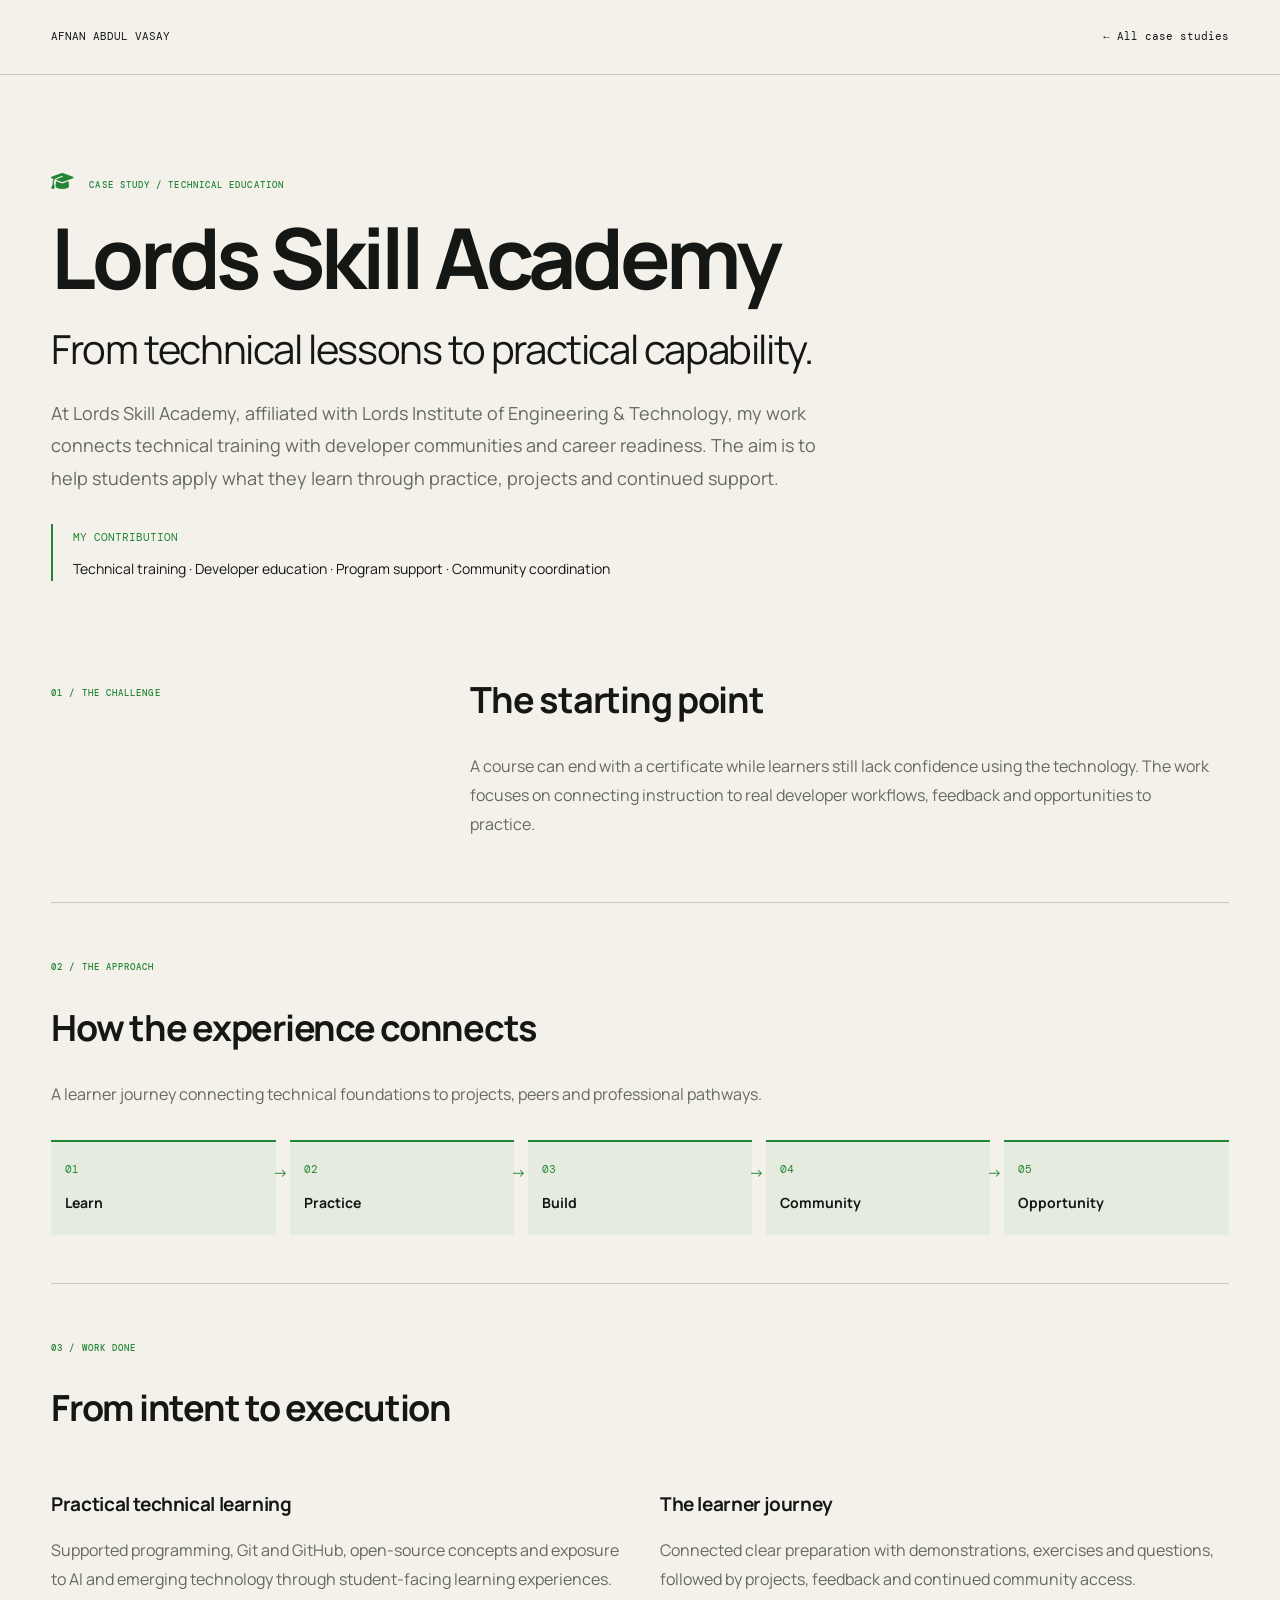
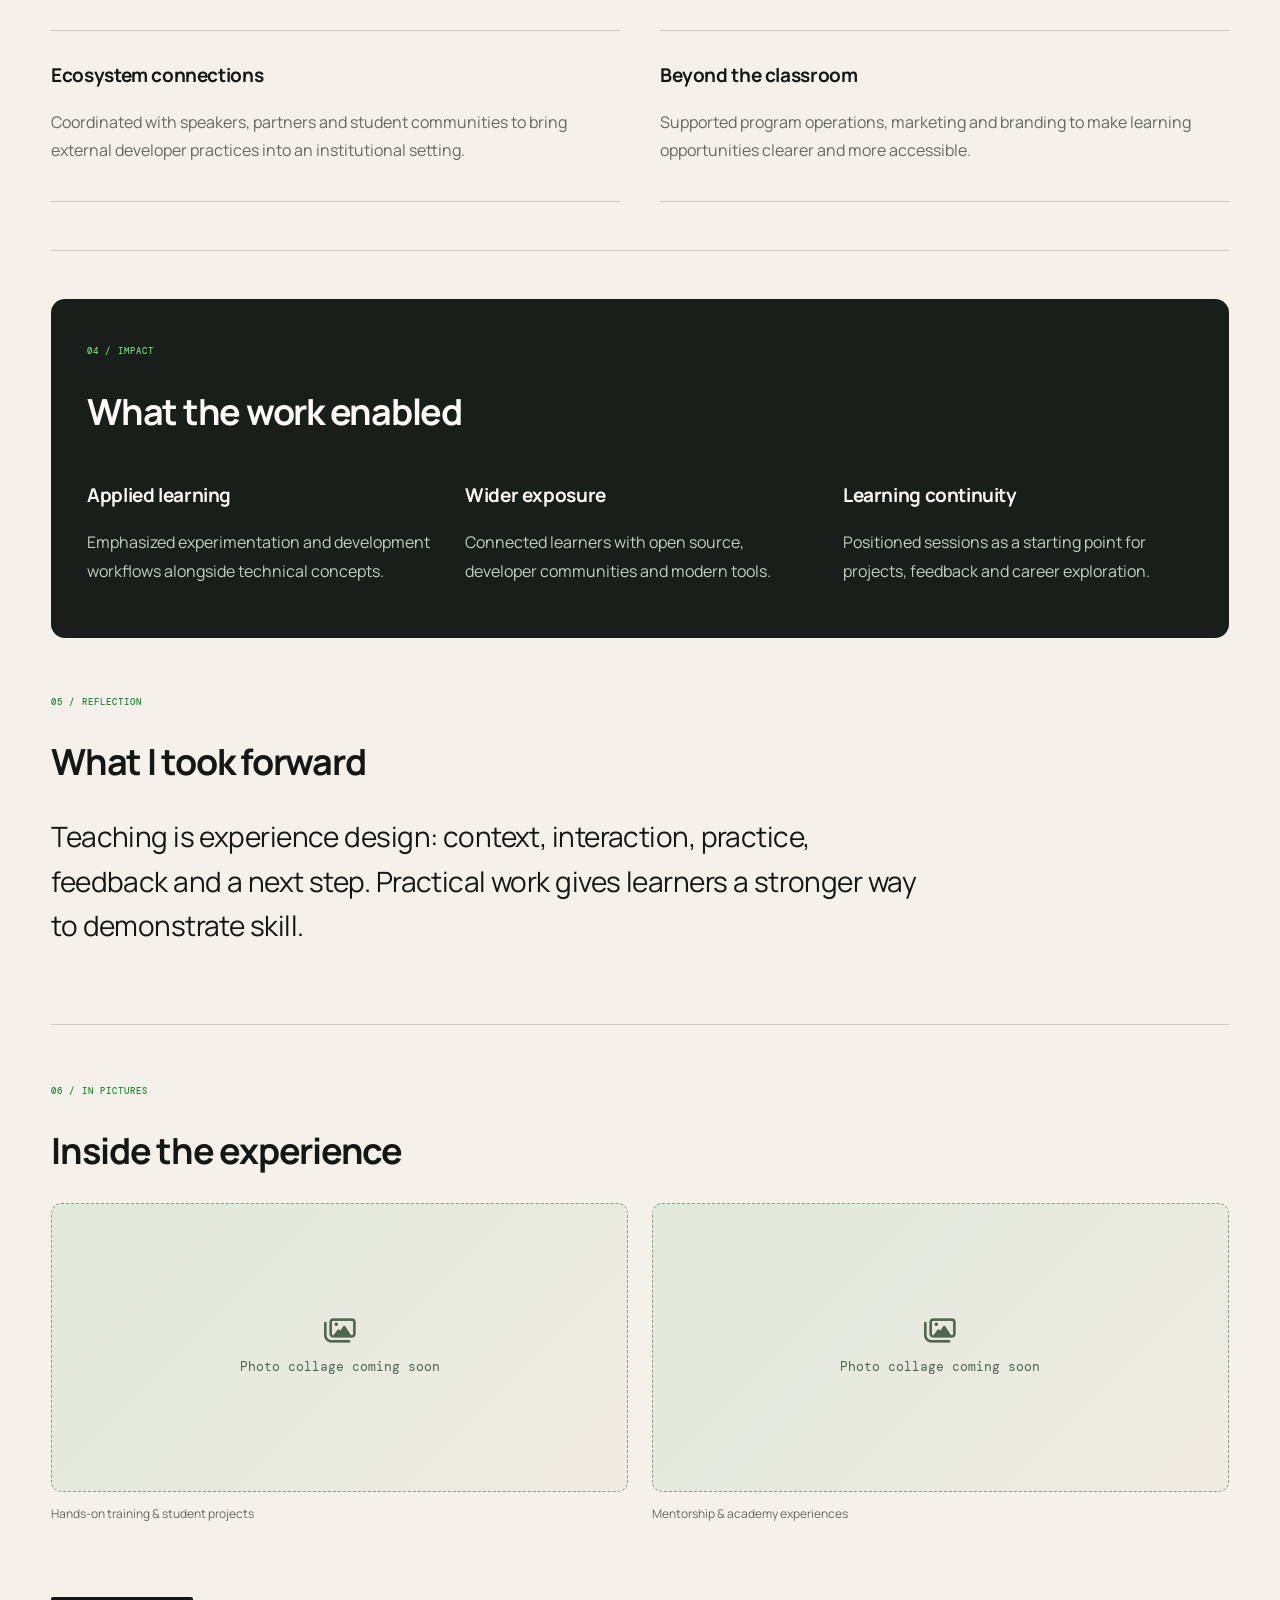
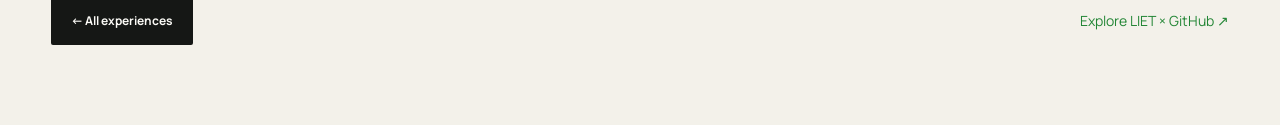
<file: experience/lords-skill-academy.html>
<!doctype html>
<html lang="en"><head><meta charset="UTF-8"><meta name="viewport" content="width=device-width, initial-scale=1"><title>Lords Skill Academy — Afnan Abdul Vasay</title><meta name="description" content="From technical lessons to practical capability."><link rel="preconnect" href="https://fonts.googleapis.com"><link rel="preconnect" href="https://fonts.gstatic.com" crossorigin><link href="https://fonts.googleapis.com/css2?family=DM+Mono:wght@400;500&amp;family=Manrope:wght@400;500;600;700&amp;family=Newsreader:ital,opsz,wght@1,6..72,400&amp;display=swap" rel="stylesheet"><link rel="stylesheet" href="https://cdn.jsdelivr.net/npm/@fortawesome/fontawesome-free@6.7.2/css/all.min.css"><link rel="stylesheet" href="../styles.css?v=58"></head>
<body class="detail-page case-study-page"><header class="detail-nav section-shell"><a href="../index.html">AFNAN ABDUL VASAY</a><a href="../index.html#experience">← All case studies</a></header><main class="detail-main section-shell">
<header class="case-hero"><p class="section-index"><i class="fa-solid fa-graduation-cap" aria-hidden="true"></i> Case study / Technical education</p><h1>Lords Skill Academy</h1><p class="case-headline">From technical lessons to practical capability.</p><p class="case-intro">At Lords Skill Academy, affiliated with Lords Institute of Engineering &amp; Technology, my work connects technical training with developer communities and career readiness. The aim is to help students apply what they learn through practice, projects and continued support.</p><div class="case-role"><span>My contribution</span><p>Technical training · Developer education · Program support · Community coordination</p></div></header>

<div class="detail-sections"><section><p class="section-index">01 / The challenge</p><div><h2>The starting point</h2><p>A course can end with a certificate while learners still lack confidence using the technology. The work focuses on connecting instruction to real developer workflows, feedback and opportunities to practice.</p></div></section></div>
<section class="case-workflow"><p class="section-index">02 / The approach</p><h2>How the experience connects</h2><p>A learner journey connecting technical foundations to projects, peers and professional pathways.</p><ol><li><span>01</span><strong>Learn</strong></li><li><span>02</span><strong>Practice</strong></li><li><span>03</span><strong>Build</strong></li><li><span>04</span><strong>Community</strong></li><li><span>05</span><strong>Opportunity</strong></li></ol></section>

<section class="case-work"><p class="section-index">03 / Work done</p><h2>From intent to execution</h2><div class="case-work-grid"><article><h3>Practical technical learning</h3><p>Supported programming, Git and GitHub, open-source concepts and exposure to AI and emerging technology through student-facing learning experiences.</p></article><article><h3>The learner journey</h3><p>Connected clear preparation with demonstrations, exercises and questions, followed by projects, feedback and continued community access.</p></article><article><h3>Ecosystem connections</h3><p>Coordinated with speakers, partners and student communities to bring external developer practices into an institutional setting.</p></article><article><h3>Beyond the classroom</h3><p>Supported program operations, marketing and branding to make learning opportunities clearer and more accessible.</p></article></div></section>
<section class="case-impact"><p class="section-index">04 / Impact</p><h2>What the work enabled</h2><div><article><h3>Applied learning</h3><p>Emphasized experimentation and development workflows alongside technical concepts.</p></article><article><h3>Wider exposure</h3><p>Connected learners with open source, developer communities and modern tools.</p></article><article><h3>Learning continuity</h3><p>Positioned sessions as a starting point for projects, feedback and career exploration.</p></article></div></section>
<section class="case-lesson"><p class="section-index">05 / Reflection</p><h2>What I took forward</h2><p>Teaching is experience design: context, interaction, practice, feedback and a next step. Practical work gives learners a stronger way to demonstrate skill.</p></section>
<section class="detail-gallery"><p class="section-index">06 / In pictures</p><h2>Inside the experience</h2><div><figure><div class="detail-cover"><i class="fa-regular fa-images" aria-hidden="true"></i><span>Photo collage coming soon</span></div><figcaption>Hands-on training &amp; student projects</figcaption></figure><figure><div class="detail-cover"><i class="fa-regular fa-images" aria-hidden="true"></i><span>Photo collage coming soon</span></div><figcaption>Mentorship &amp; academy experiences</figcaption></figure></div></section>
<footer class="case-footer"><a class="button button-dark" href="../index.html#experience">← All experiences</a><a href="lords-github.html">Explore LIET × GitHub ↗</a></footer></main></body></html>
</file>
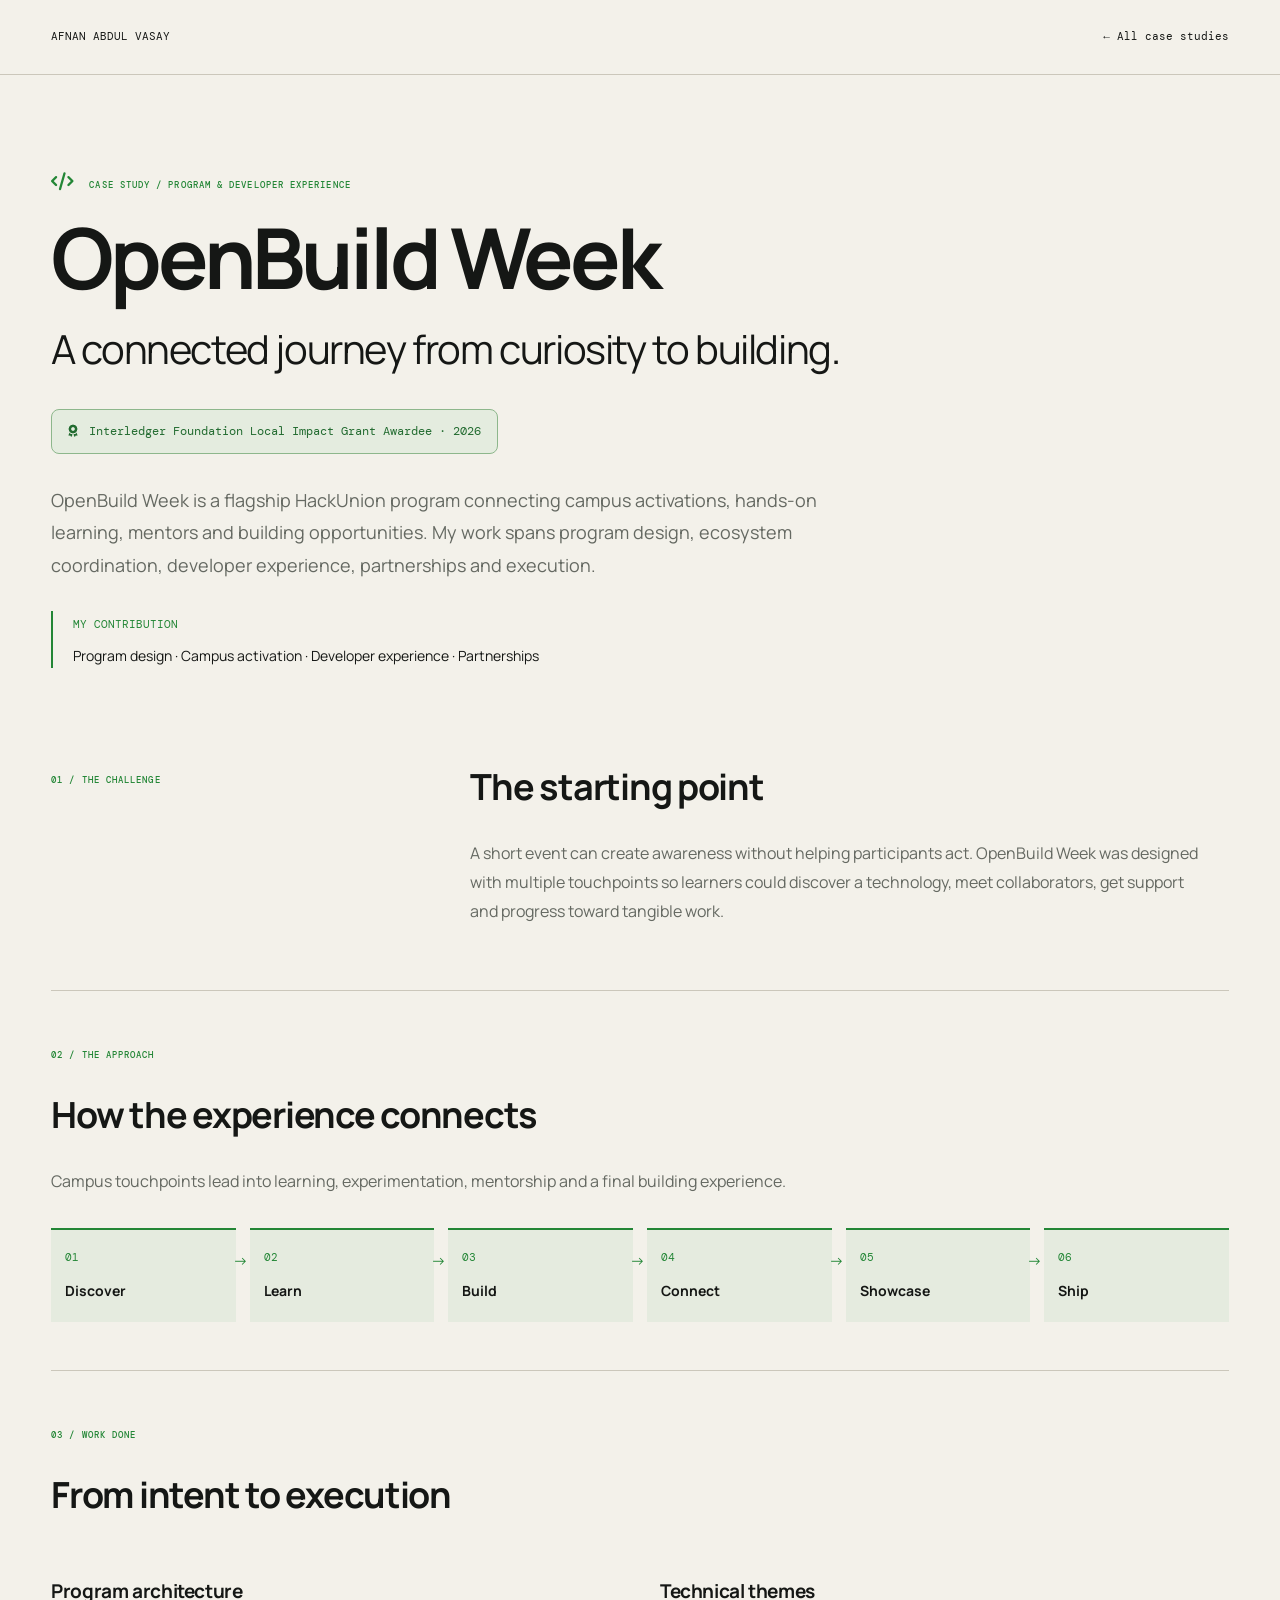
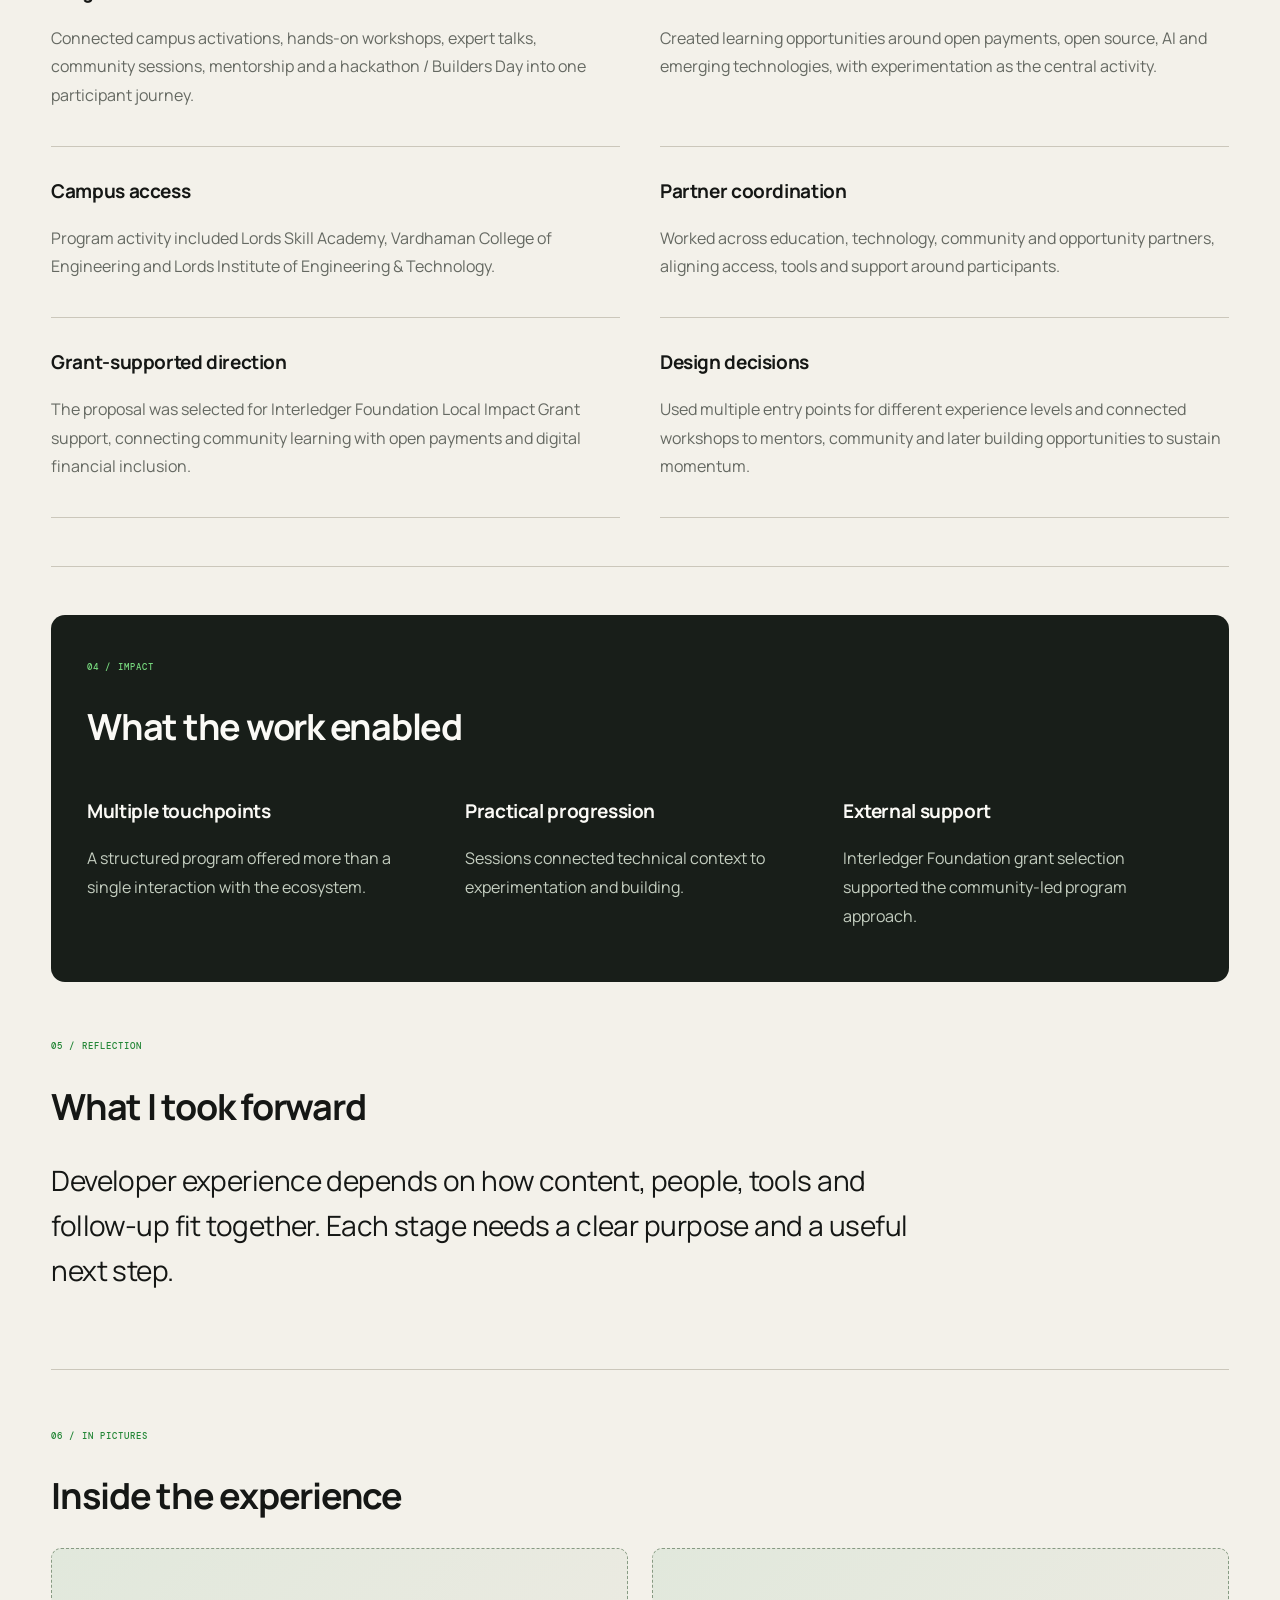
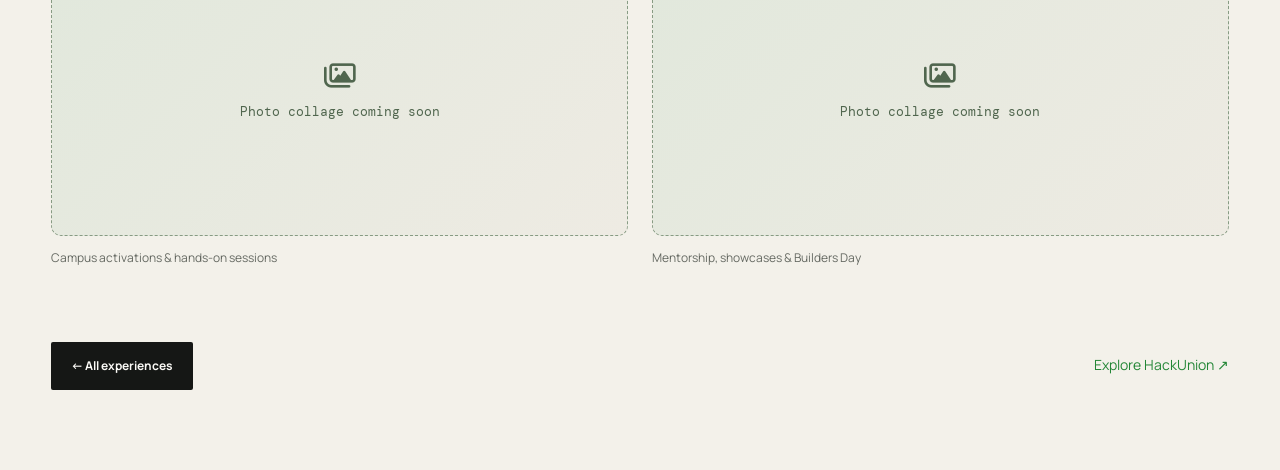
<file: experience/openbuildweek.html>
<!doctype html>
<html lang="en"><head><meta charset="UTF-8"><meta name="viewport" content="width=device-width, initial-scale=1"><title>OpenBuild Week — Afnan Abdul Vasay</title><meta name="description" content="A connected journey from curiosity to building."><link rel="preconnect" href="https://fonts.googleapis.com"><link rel="preconnect" href="https://fonts.gstatic.com" crossorigin><link href="https://fonts.googleapis.com/css2?family=DM+Mono:wght@400;500&amp;family=Manrope:wght@400;500;600;700&amp;family=Newsreader:ital,opsz,wght@1,6..72,400&amp;display=swap" rel="stylesheet"><link rel="stylesheet" href="https://cdn.jsdelivr.net/npm/@fortawesome/fontawesome-free@6.7.2/css/all.min.css"><link rel="stylesheet" href="../styles.css?v=58"></head>
<body class="detail-page case-study-page"><header class="detail-nav section-shell"><a href="../index.html">AFNAN ABDUL VASAY</a><a href="../index.html#experience">← All case studies</a></header><main class="detail-main section-shell">
<header class="case-hero"><p class="section-index"><i class="fa-solid fa-code" aria-hidden="true"></i> Case study / Program &amp; developer experience</p><h1>OpenBuild Week</h1><p class="case-headline">A connected journey from curiosity to building.</p><p class="case-badge"><i class="fa-solid fa-award" aria-hidden="true"></i> Interledger Foundation Local Impact Grant Awardee · 2026</p><p class="case-intro">OpenBuild Week is a flagship HackUnion program connecting campus activations, hands-on learning, mentors and building opportunities. My work spans program design, ecosystem coordination, developer experience, partnerships and execution.</p><div class="case-role"><span>My contribution</span><p>Program design · Campus activation · Developer experience · Partnerships</p></div></header>

<div class="detail-sections"><section><p class="section-index">01 / The challenge</p><div><h2>The starting point</h2><p>A short event can create awareness without helping participants act. OpenBuild Week was designed with multiple touchpoints so learners could discover a technology, meet collaborators, get support and progress toward tangible work.</p></div></section></div>
<section class="case-workflow"><p class="section-index">02 / The approach</p><h2>How the experience connects</h2><p>Campus touchpoints lead into learning, experimentation, mentorship and a final building experience.</p><ol><li><span>01</span><strong>Discover</strong></li><li><span>02</span><strong>Learn</strong></li><li><span>03</span><strong>Build</strong></li><li><span>04</span><strong>Connect</strong></li><li><span>05</span><strong>Showcase</strong></li><li><span>06</span><strong>Ship</strong></li></ol></section>

<section class="case-work"><p class="section-index">03 / Work done</p><h2>From intent to execution</h2><div class="case-work-grid"><article><h3>Program architecture</h3><p>Connected campus activations, hands-on workshops, expert talks, community sessions, mentorship and a hackathon / Builders Day into one participant journey.</p></article><article><h3>Technical themes</h3><p>Created learning opportunities around open payments, open source, AI and emerging technologies, with experimentation as the central activity.</p></article><article><h3>Campus access</h3><p>Program activity included Lords Skill Academy, Vardhaman College of Engineering and Lords Institute of Engineering &amp; Technology.</p></article><article><h3>Partner coordination</h3><p>Worked across education, technology, community and opportunity partners, aligning access, tools and support around participants.</p></article><article><h3>Grant-supported direction</h3><p>The proposal was selected for Interledger Foundation Local Impact Grant support, connecting community learning with open payments and digital financial inclusion.</p></article><article><h3>Design decisions</h3><p>Used multiple entry points for different experience levels and connected workshops to mentors, community and later building opportunities to sustain momentum.</p></article></div></section>
<section class="case-impact"><p class="section-index">04 / Impact</p><h2>What the work enabled</h2><div><article><h3>Multiple touchpoints</h3><p>A structured program offered more than a single interaction with the ecosystem.</p></article><article><h3>Practical progression</h3><p>Sessions connected technical context to experimentation and building.</p></article><article><h3>External support</h3><p>Interledger Foundation grant selection supported the community-led program approach.</p></article></div></section>
<section class="case-lesson"><p class="section-index">05 / Reflection</p><h2>What I took forward</h2><p>Developer experience depends on how content, people, tools and follow-up fit together. Each stage needs a clear purpose and a useful next step.</p></section>
<section class="detail-gallery"><p class="section-index">06 / In pictures</p><h2>Inside the experience</h2><div><figure><div class="detail-cover"><i class="fa-regular fa-images" aria-hidden="true"></i><span>Photo collage coming soon</span></div><figcaption>Campus activations &amp; hands-on sessions</figcaption></figure><figure><div class="detail-cover"><i class="fa-regular fa-images" aria-hidden="true"></i><span>Photo collage coming soon</span></div><figcaption>Mentorship, showcases &amp; Builders Day</figcaption></figure></div></section>
<footer class="case-footer"><a class="button button-dark" href="../index.html#experience">← All experiences</a><a href="hackunion.html">Explore HackUnion ↗</a></footer></main></body></html>
</file>
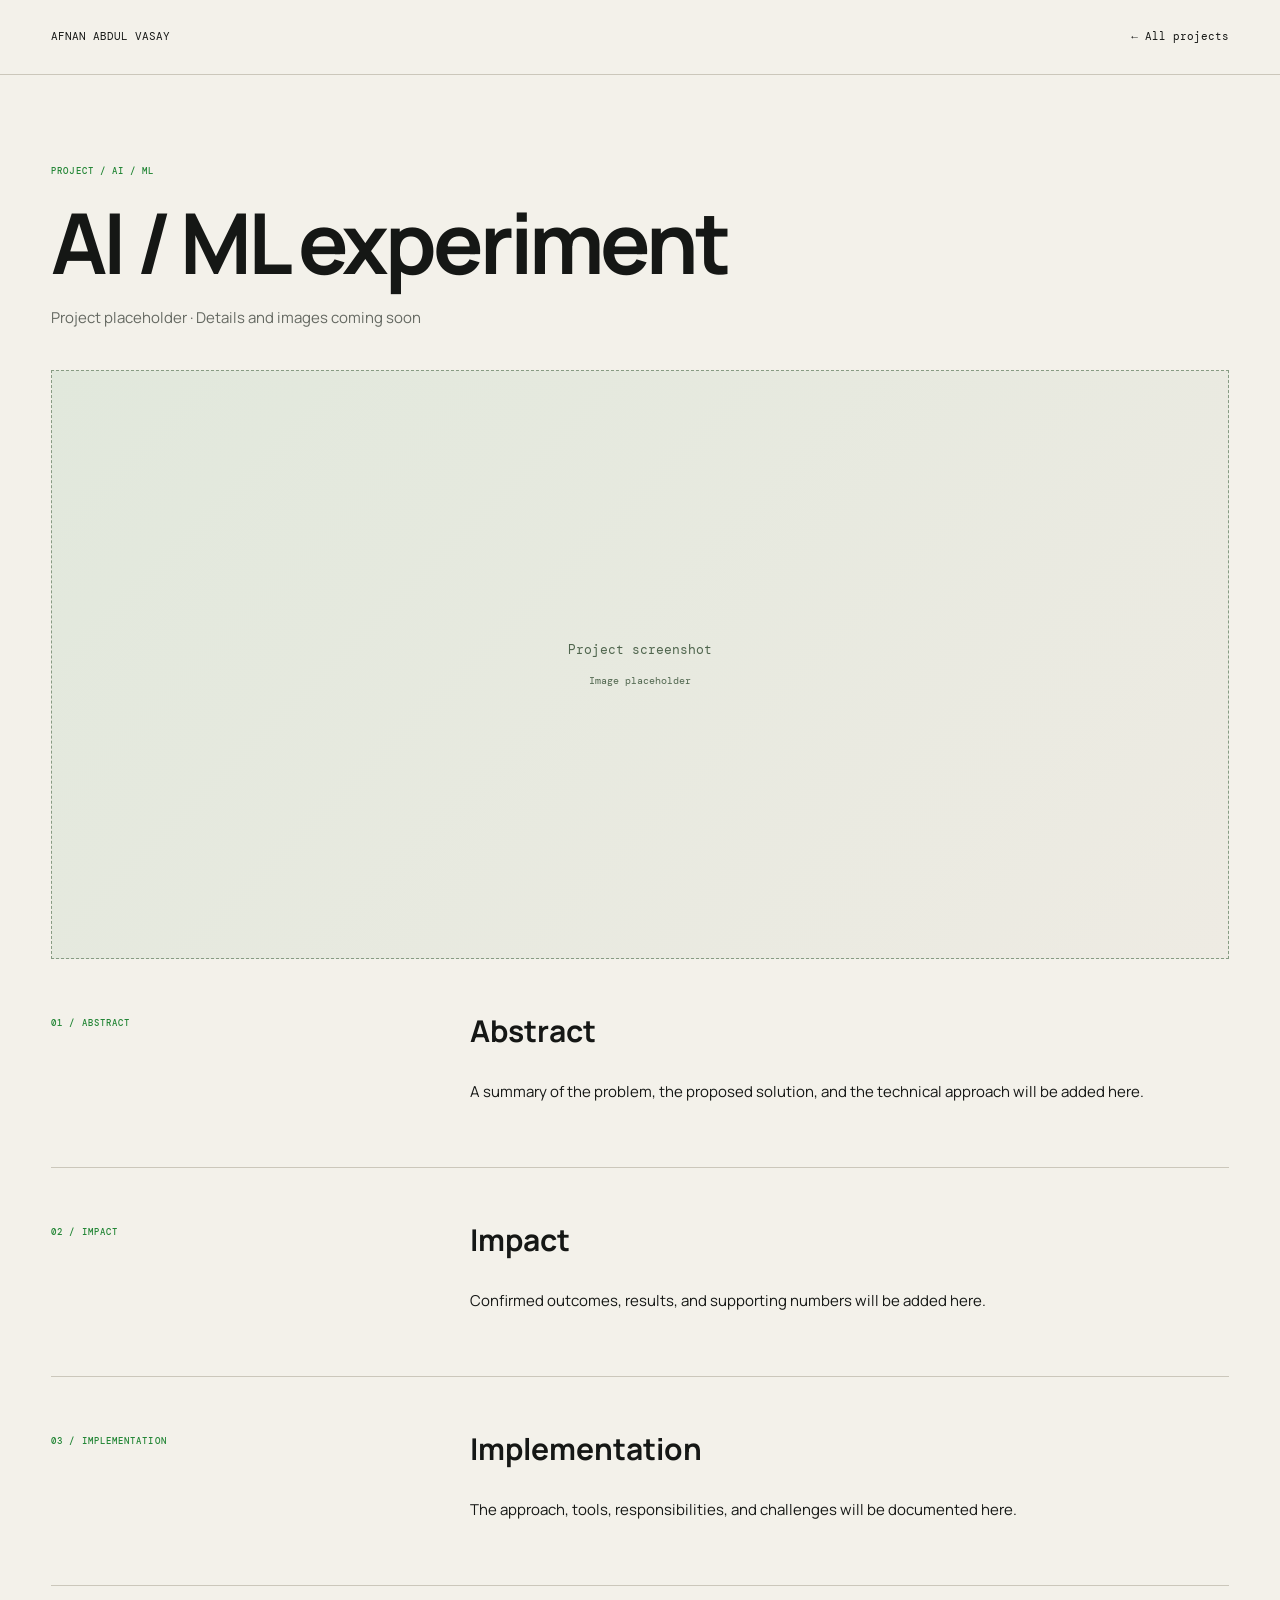
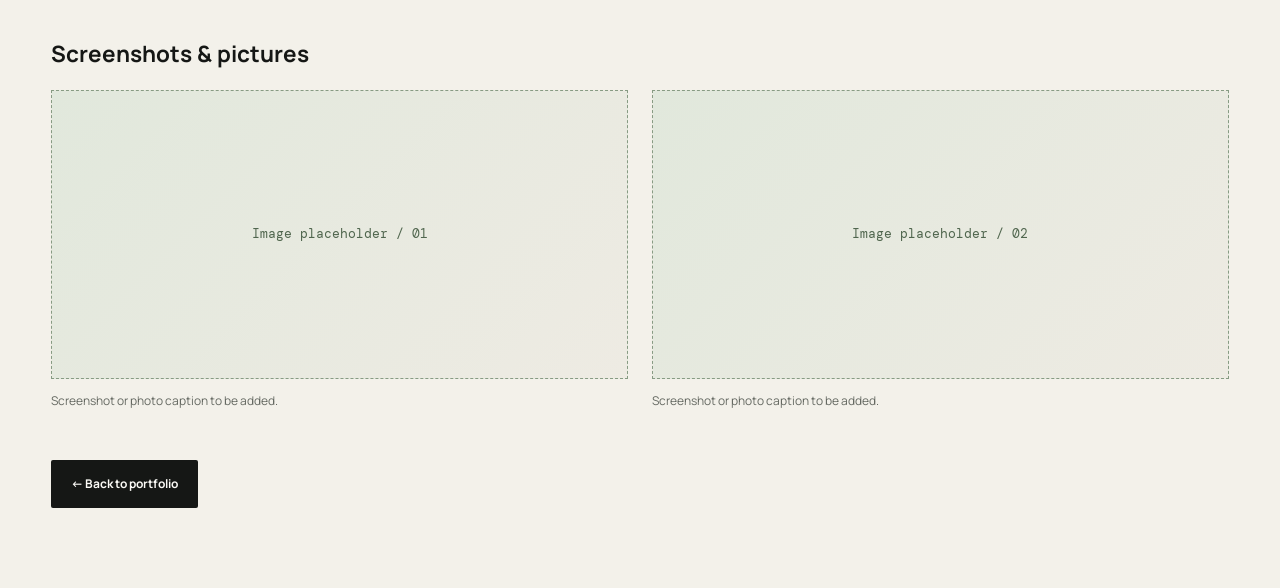
<file: projects/aiml.html>
<!doctype html><html lang="en"><head><meta charset="UTF-8"><meta name="viewport" content="width=device-width, initial-scale=1"><title>AI / ML experiment — Afnan Abdul Vasay</title>    <link rel="preconnect" href="https://fonts.googleapis.com" />
    <link rel="preconnect" href="https://fonts.gstatic.com" crossorigin />
    <link
      href="https://fonts.googleapis.com/css2?family=DM+Mono:wght@300;400;500&amp;family=Manrope:wght@400;500;600;700&amp;family=Newsreader:ital,opsz,wght@1,6..72,400&amp;display=swap"
      rel="stylesheet"
    />
    <link rel="stylesheet" href="../styles.css?v=46" />
</head><body class="detail-page"><header class="detail-nav section-shell"><a href="../index.html">AFNAN ABDUL VASAY</a><a href="../index.html#projects">← All projects</a></header><main class="detail-main section-shell"><p class="section-index">Project / AI / ML</p><h1>AI / ML experiment</h1><p class="detail-status">Project placeholder · Details and images coming soon</p><div class="detail-cover"><span>Project screenshot</span><small>Image placeholder</small></div><div class="detail-sections"><section><p class="section-index">01 / Abstract</p><div><h2>Abstract</h2><p>A summary of the problem, the proposed solution, and the technical approach will be added here.</p></div></section><section><p class="section-index">02 / Impact</p><div><h2>Impact</h2><p>Confirmed outcomes, results, and supporting numbers will be added here.</p></div></section><section><p class="section-index">03 / Implementation</p><div><h2>Implementation</h2><p>The approach, tools, responsibilities, and challenges will be documented here.</p></div></section></div><section class="detail-gallery"><h2>Screenshots & pictures</h2><div><figure><div class="detail-cover">Image placeholder / 01</div><figcaption>Screenshot or photo caption to be added.</figcaption></figure><figure><div class="detail-cover">Image placeholder / 02</div><figcaption>Screenshot or photo caption to be added.</figcaption></figure></div></section><a class="button button-dark" href="../index.html#projects">← Back to portfolio</a></main></body></html>
</file>
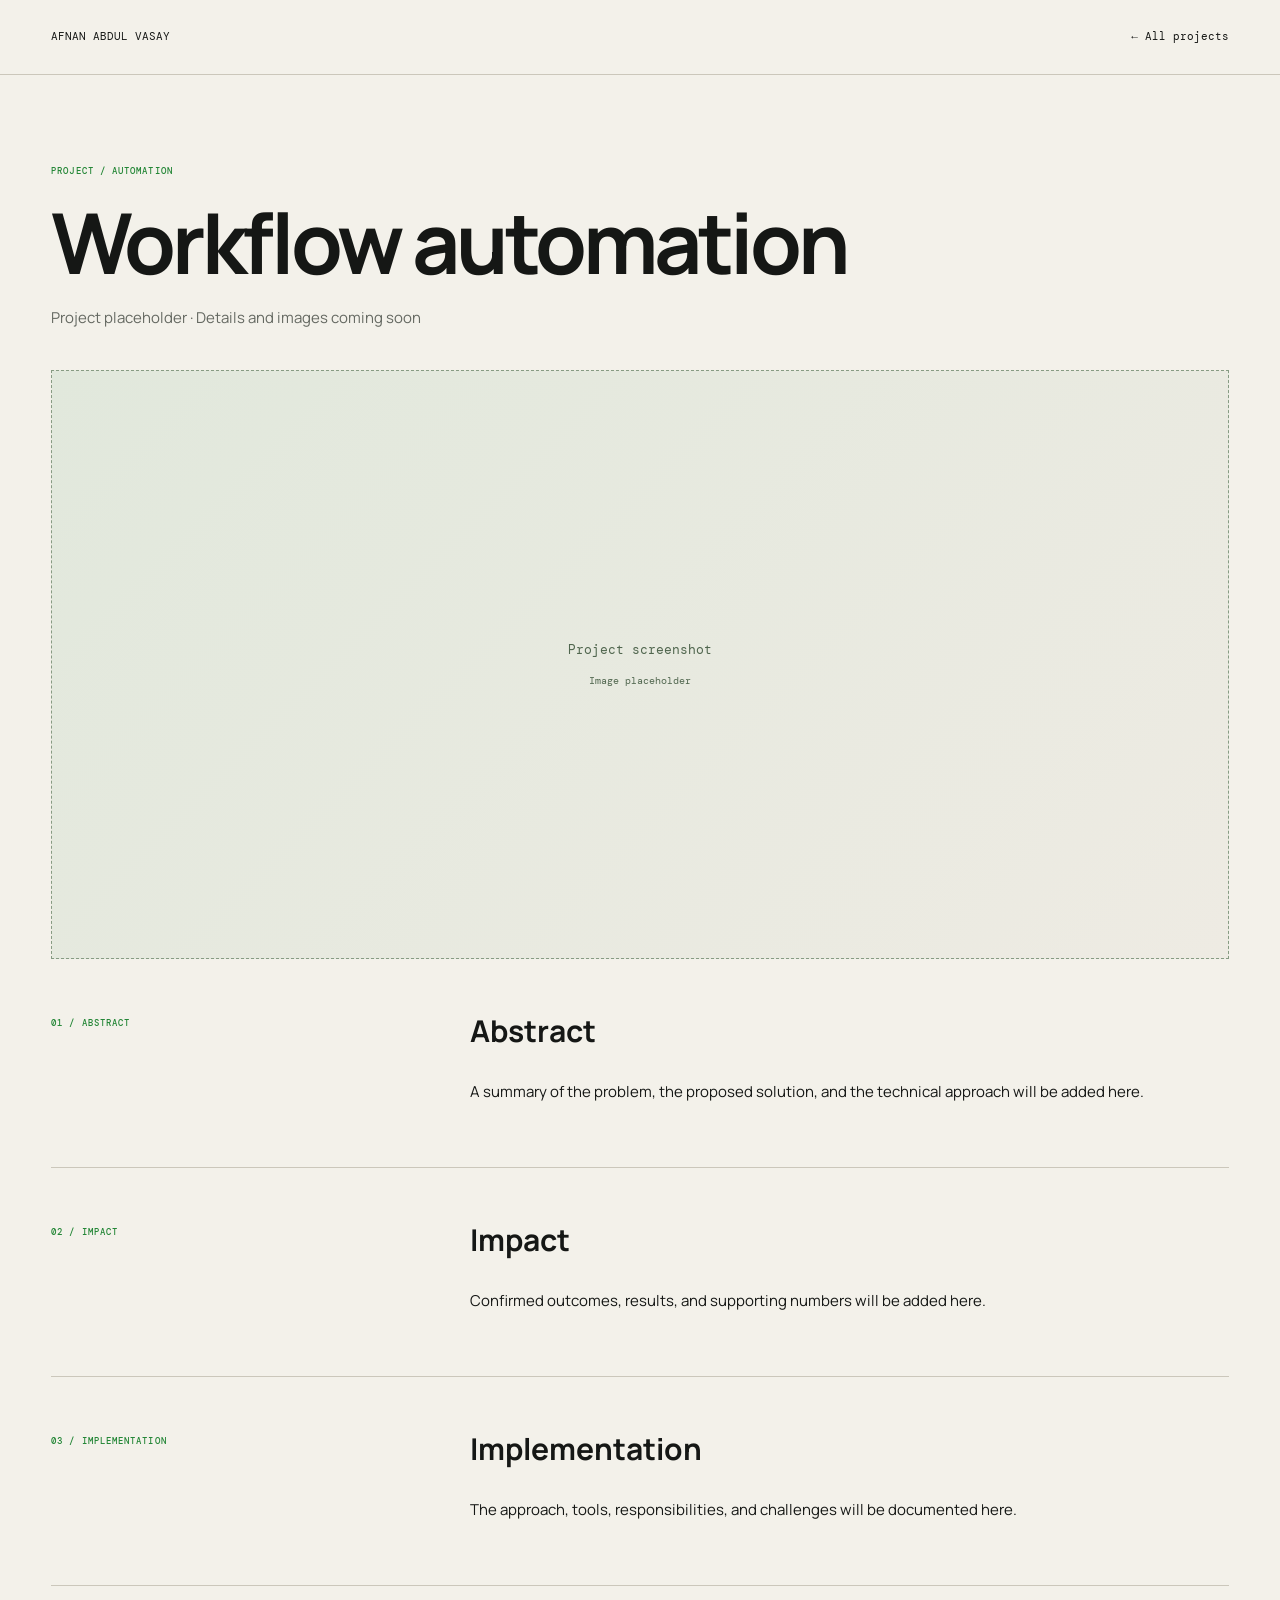
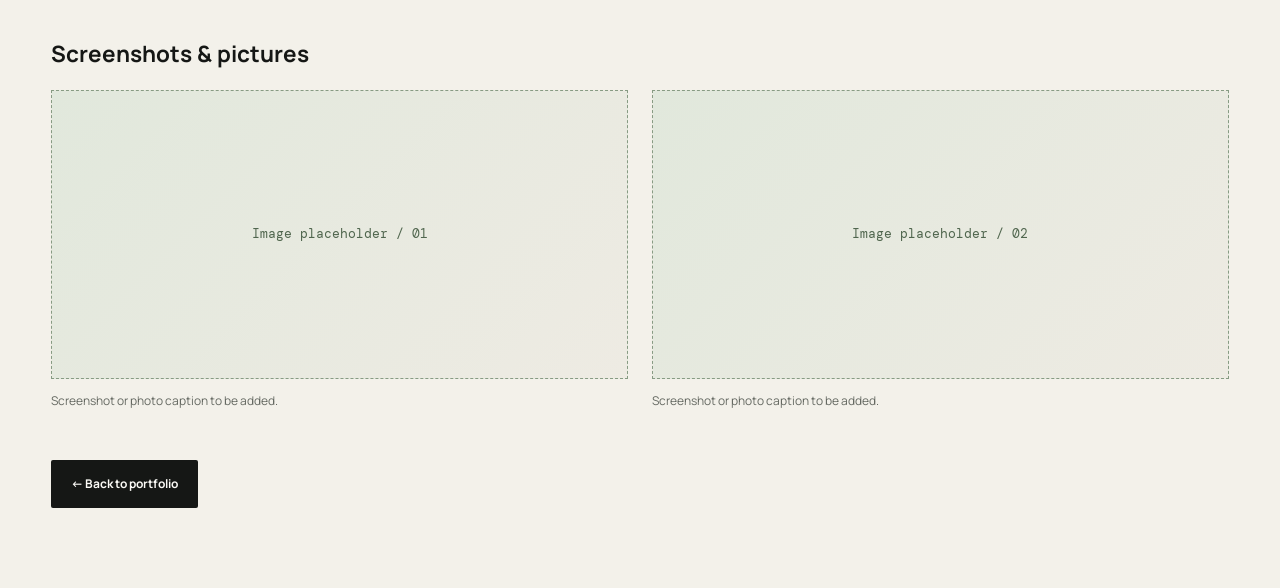
<file: projects/automation.html>
<!doctype html><html lang="en"><head><meta charset="UTF-8"><meta name="viewport" content="width=device-width, initial-scale=1"><title>Workflow automation — Afnan Abdul Vasay</title>    <link rel="preconnect" href="https://fonts.googleapis.com" />
    <link rel="preconnect" href="https://fonts.gstatic.com" crossorigin />
    <link
      href="https://fonts.googleapis.com/css2?family=DM+Mono:wght@300;400;500&amp;family=Manrope:wght@400;500;600;700&amp;family=Newsreader:ital,opsz,wght@1,6..72,400&amp;display=swap"
      rel="stylesheet"
    />
    <link rel="stylesheet" href="../styles.css?v=46" />
</head><body class="detail-page"><header class="detail-nav section-shell"><a href="../index.html">AFNAN ABDUL VASAY</a><a href="../index.html#projects">← All projects</a></header><main class="detail-main section-shell"><p class="section-index">Project / Automation</p><h1>Workflow automation</h1><p class="detail-status">Project placeholder · Details and images coming soon</p><div class="detail-cover"><span>Project screenshot</span><small>Image placeholder</small></div><div class="detail-sections"><section><p class="section-index">01 / Abstract</p><div><h2>Abstract</h2><p>A summary of the problem, the proposed solution, and the technical approach will be added here.</p></div></section><section><p class="section-index">02 / Impact</p><div><h2>Impact</h2><p>Confirmed outcomes, results, and supporting numbers will be added here.</p></div></section><section><p class="section-index">03 / Implementation</p><div><h2>Implementation</h2><p>The approach, tools, responsibilities, and challenges will be documented here.</p></div></section></div><section class="detail-gallery"><h2>Screenshots & pictures</h2><div><figure><div class="detail-cover">Image placeholder / 01</div><figcaption>Screenshot or photo caption to be added.</figcaption></figure><figure><div class="detail-cover">Image placeholder / 02</div><figcaption>Screenshot or photo caption to be added.</figcaption></figure></div></section><a class="button button-dark" href="../index.html#projects">← Back to portfolio</a></main></body></html>
</file>
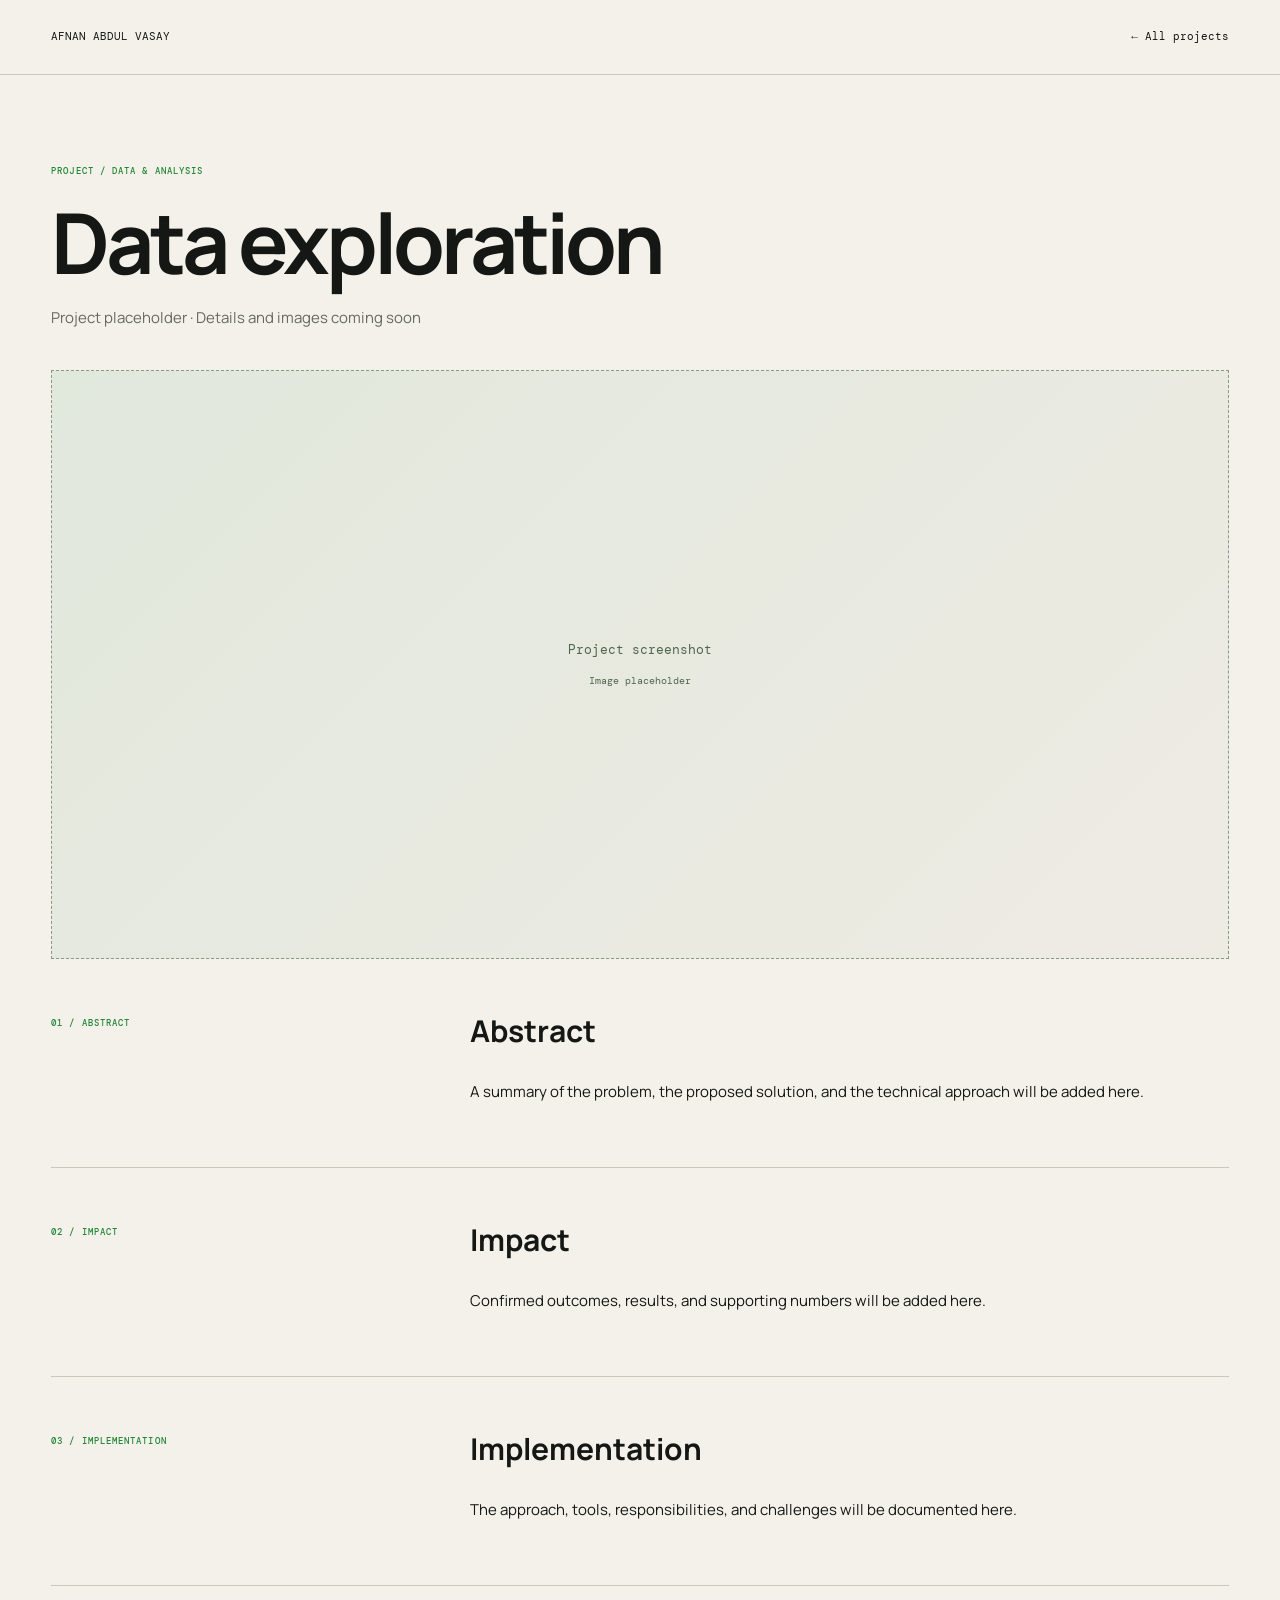
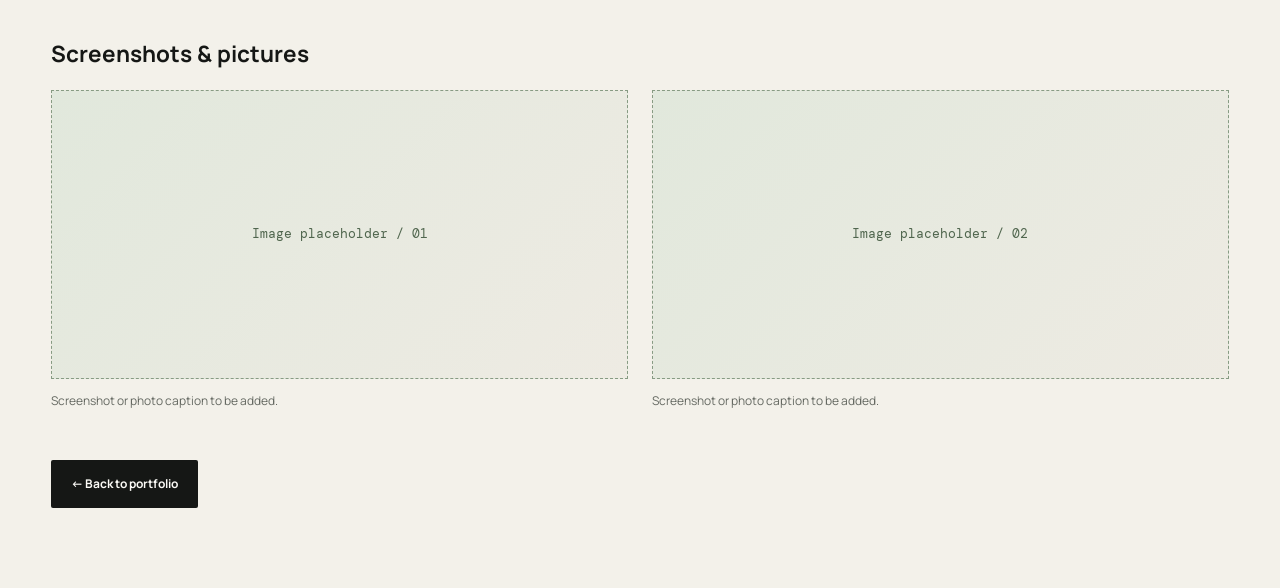
<file: projects/data.html>
<!doctype html><html lang="en"><head><meta charset="UTF-8"><meta name="viewport" content="width=device-width, initial-scale=1"><title>Data exploration — Afnan Abdul Vasay</title>    <link rel="preconnect" href="https://fonts.googleapis.com" />
    <link rel="preconnect" href="https://fonts.gstatic.com" crossorigin />
    <link
      href="https://fonts.googleapis.com/css2?family=DM+Mono:wght@300;400;500&amp;family=Manrope:wght@400;500;600;700&amp;family=Newsreader:ital,opsz,wght@1,6..72,400&amp;display=swap"
      rel="stylesheet"
    />
    <link rel="stylesheet" href="../styles.css?v=46" />
</head><body class="detail-page"><header class="detail-nav section-shell"><a href="../index.html">AFNAN ABDUL VASAY</a><a href="../index.html#projects">← All projects</a></header><main class="detail-main section-shell"><p class="section-index">Project / Data & analysis</p><h1>Data exploration</h1><p class="detail-status">Project placeholder · Details and images coming soon</p><div class="detail-cover"><span>Project screenshot</span><small>Image placeholder</small></div><div class="detail-sections"><section><p class="section-index">01 / Abstract</p><div><h2>Abstract</h2><p>A summary of the problem, the proposed solution, and the technical approach will be added here.</p></div></section><section><p class="section-index">02 / Impact</p><div><h2>Impact</h2><p>Confirmed outcomes, results, and supporting numbers will be added here.</p></div></section><section><p class="section-index">03 / Implementation</p><div><h2>Implementation</h2><p>The approach, tools, responsibilities, and challenges will be documented here.</p></div></section></div><section class="detail-gallery"><h2>Screenshots & pictures</h2><div><figure><div class="detail-cover">Image placeholder / 01</div><figcaption>Screenshot or photo caption to be added.</figcaption></figure><figure><div class="detail-cover">Image placeholder / 02</div><figcaption>Screenshot or photo caption to be added.</figcaption></figure></div></section><a class="button button-dark" href="../index.html#projects">← Back to portfolio</a></main></body></html>
</file>
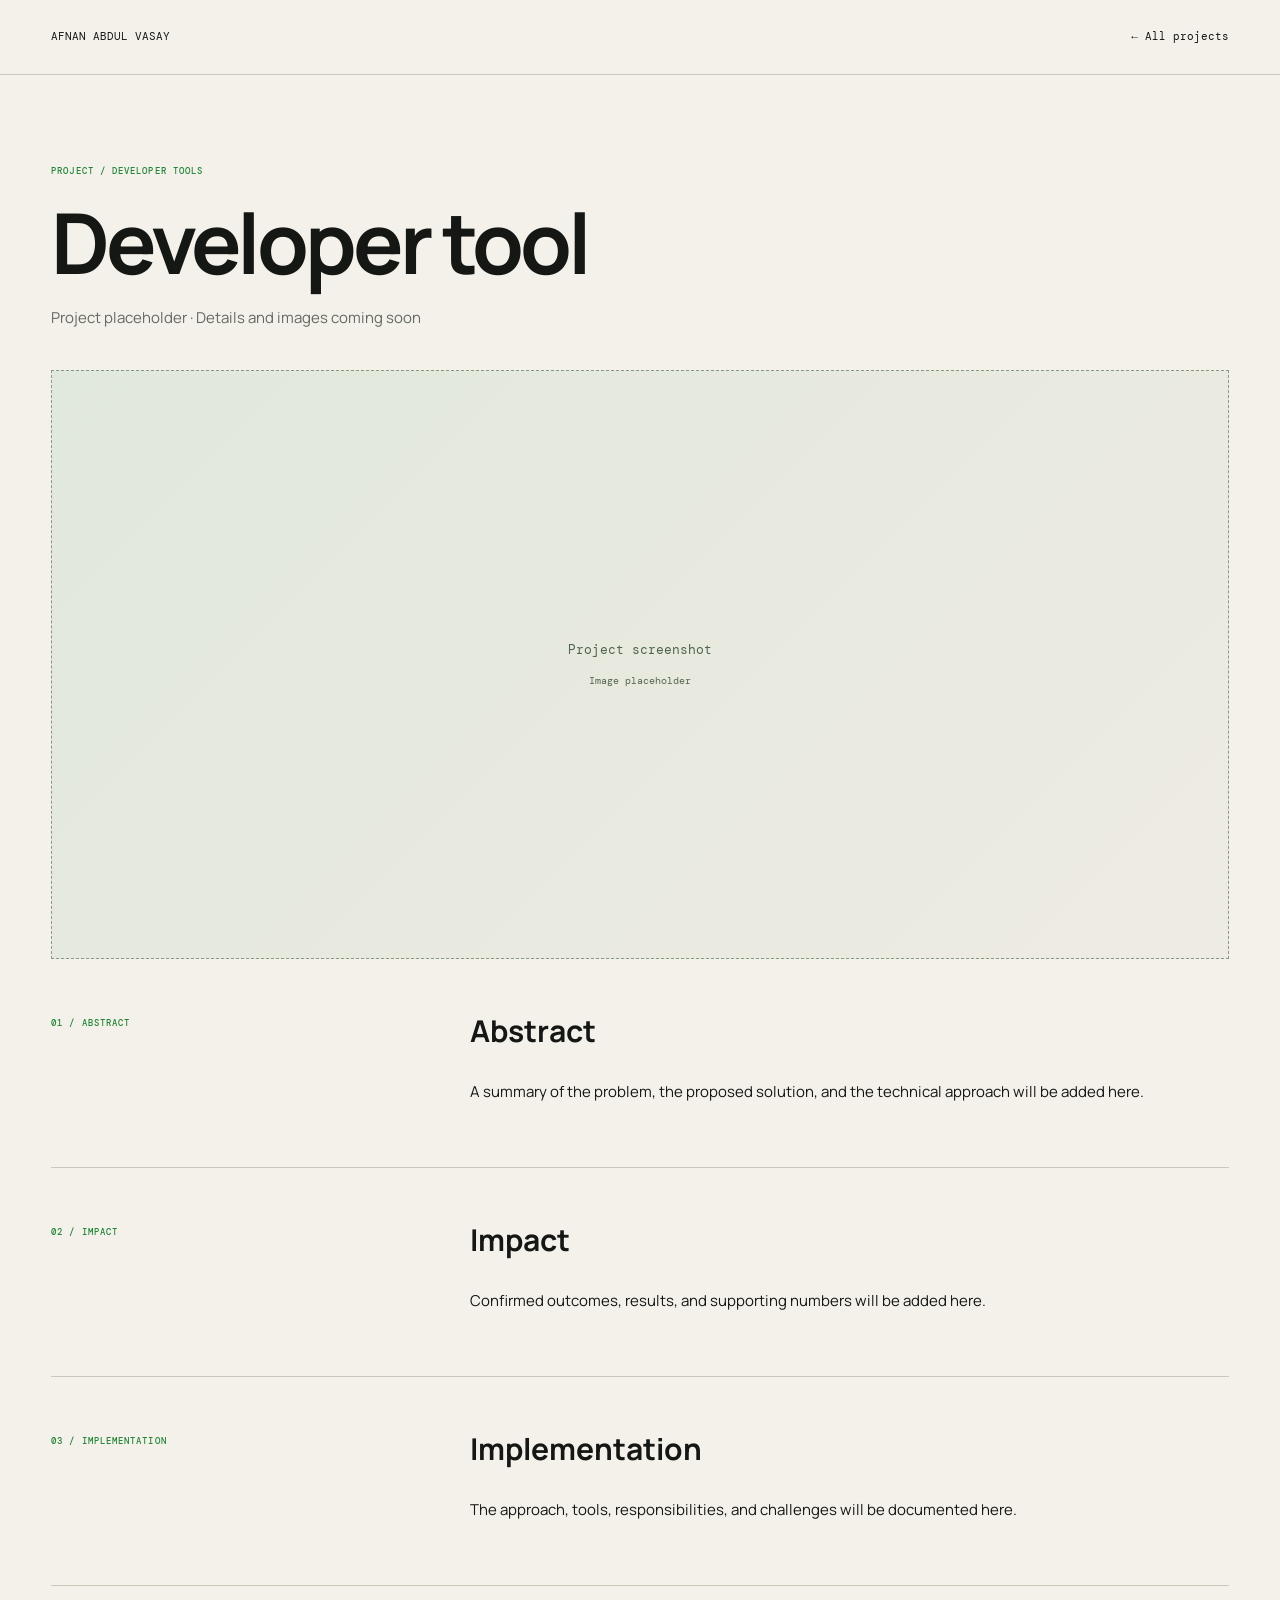
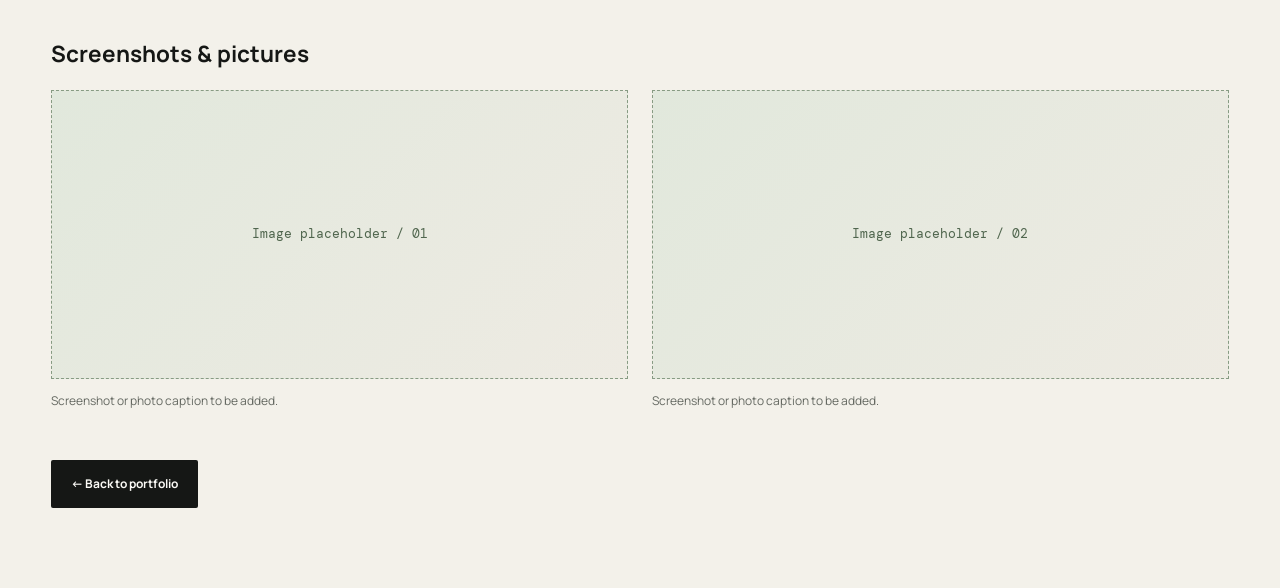
<file: projects/developer-tool.html>
<!doctype html><html lang="en"><head><meta charset="UTF-8"><meta name="viewport" content="width=device-width, initial-scale=1"><title>Developer tool — Afnan Abdul Vasay</title>    <link rel="preconnect" href="https://fonts.googleapis.com" />
    <link rel="preconnect" href="https://fonts.gstatic.com" crossorigin />
    <link
      href="https://fonts.googleapis.com/css2?family=DM+Mono:wght@300;400;500&amp;family=Manrope:wght@400;500;600;700&amp;family=Newsreader:ital,opsz,wght@1,6..72,400&amp;display=swap"
      rel="stylesheet"
    />
    <link rel="stylesheet" href="../styles.css?v=46" />
</head><body class="detail-page"><header class="detail-nav section-shell"><a href="../index.html">AFNAN ABDUL VASAY</a><a href="../index.html#projects">← All projects</a></header><main class="detail-main section-shell"><p class="section-index">Project / Developer tools</p><h1>Developer tool</h1><p class="detail-status">Project placeholder · Details and images coming soon</p><div class="detail-cover"><span>Project screenshot</span><small>Image placeholder</small></div><div class="detail-sections"><section><p class="section-index">01 / Abstract</p><div><h2>Abstract</h2><p>A summary of the problem, the proposed solution, and the technical approach will be added here.</p></div></section><section><p class="section-index">02 / Impact</p><div><h2>Impact</h2><p>Confirmed outcomes, results, and supporting numbers will be added here.</p></div></section><section><p class="section-index">03 / Implementation</p><div><h2>Implementation</h2><p>The approach, tools, responsibilities, and challenges will be documented here.</p></div></section></div><section class="detail-gallery"><h2>Screenshots & pictures</h2><div><figure><div class="detail-cover">Image placeholder / 01</div><figcaption>Screenshot or photo caption to be added.</figcaption></figure><figure><div class="detail-cover">Image placeholder / 02</div><figcaption>Screenshot or photo caption to be added.</figcaption></figure></div></section><a class="button button-dark" href="../index.html#projects">← Back to portfolio</a></main></body></html>
</file>
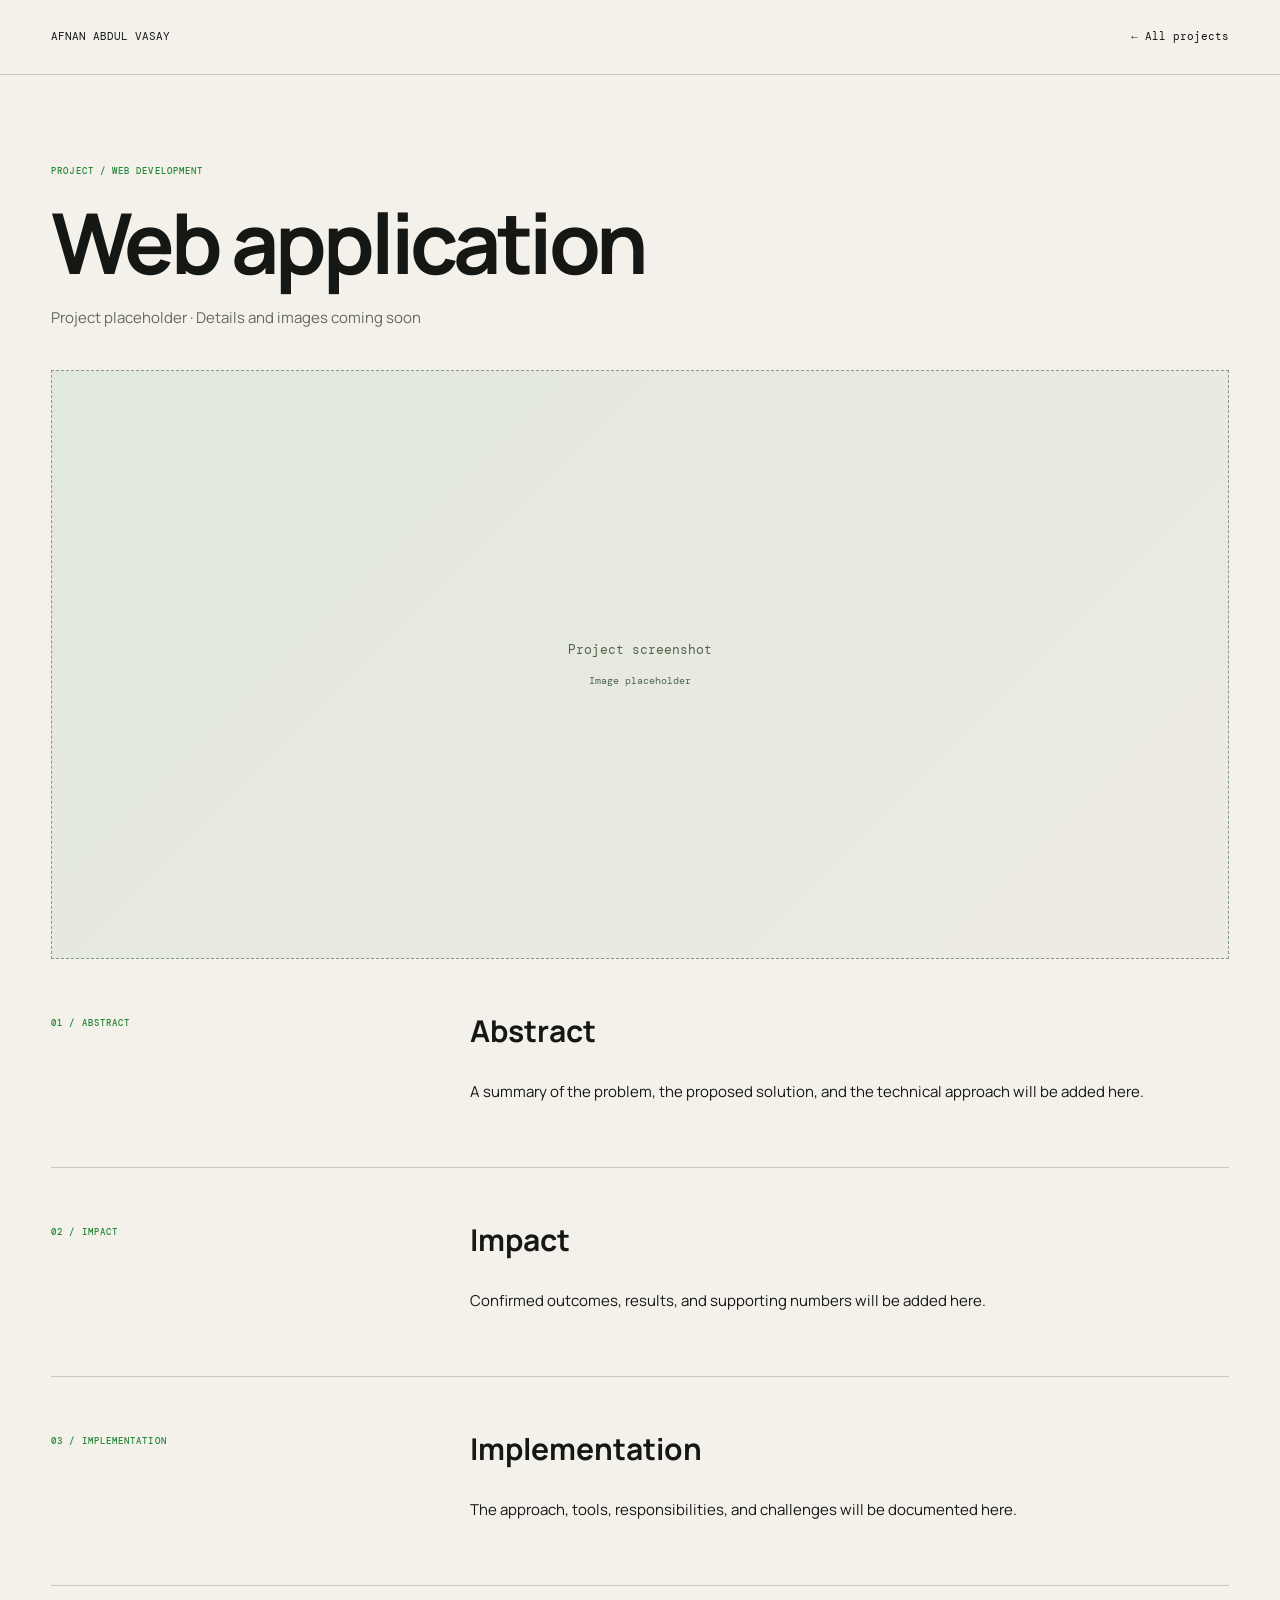
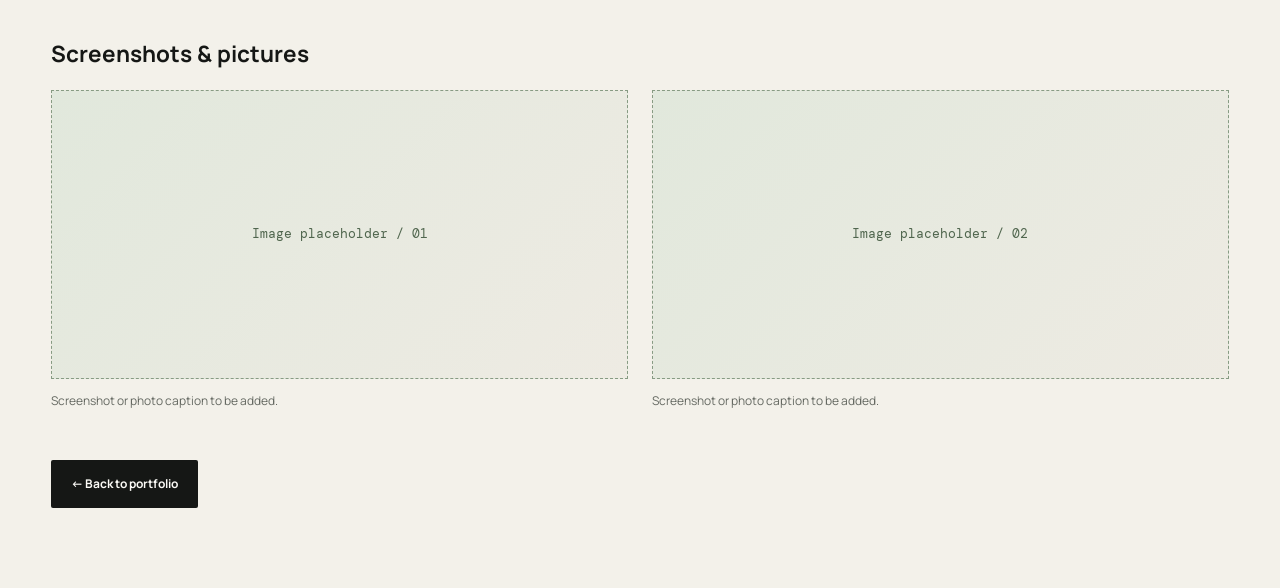
<file: projects/web-app.html>
<!doctype html><html lang="en"><head><meta charset="UTF-8"><meta name="viewport" content="width=device-width, initial-scale=1"><title>Web application — Afnan Abdul Vasay</title>    <link rel="preconnect" href="https://fonts.googleapis.com" />
    <link rel="preconnect" href="https://fonts.gstatic.com" crossorigin />
    <link
      href="https://fonts.googleapis.com/css2?family=DM+Mono:wght@300;400;500&amp;family=Manrope:wght@400;500;600;700&amp;family=Newsreader:ital,opsz,wght@1,6..72,400&amp;display=swap"
      rel="stylesheet"
    />
    <link rel="stylesheet" href="../styles.css?v=46" />
</head><body class="detail-page"><header class="detail-nav section-shell"><a href="../index.html">AFNAN ABDUL VASAY</a><a href="../index.html#projects">← All projects</a></header><main class="detail-main section-shell"><p class="section-index">Project / Web development</p><h1>Web application</h1><p class="detail-status">Project placeholder · Details and images coming soon</p><div class="detail-cover"><span>Project screenshot</span><small>Image placeholder</small></div><div class="detail-sections"><section><p class="section-index">01 / Abstract</p><div><h2>Abstract</h2><p>A summary of the problem, the proposed solution, and the technical approach will be added here.</p></div></section><section><p class="section-index">02 / Impact</p><div><h2>Impact</h2><p>Confirmed outcomes, results, and supporting numbers will be added here.</p></div></section><section><p class="section-index">03 / Implementation</p><div><h2>Implementation</h2><p>The approach, tools, responsibilities, and challenges will be documented here.</p></div></section></div><section class="detail-gallery"><h2>Screenshots & pictures</h2><div><figure><div class="detail-cover">Image placeholder / 01</div><figcaption>Screenshot or photo caption to be added.</figcaption></figure><figure><div class="detail-cover">Image placeholder / 02</div><figcaption>Screenshot or photo caption to be added.</figcaption></figure></div></section><a class="button button-dark" href="../index.html#projects">← Back to portfolio</a></main></body></html>
</file>
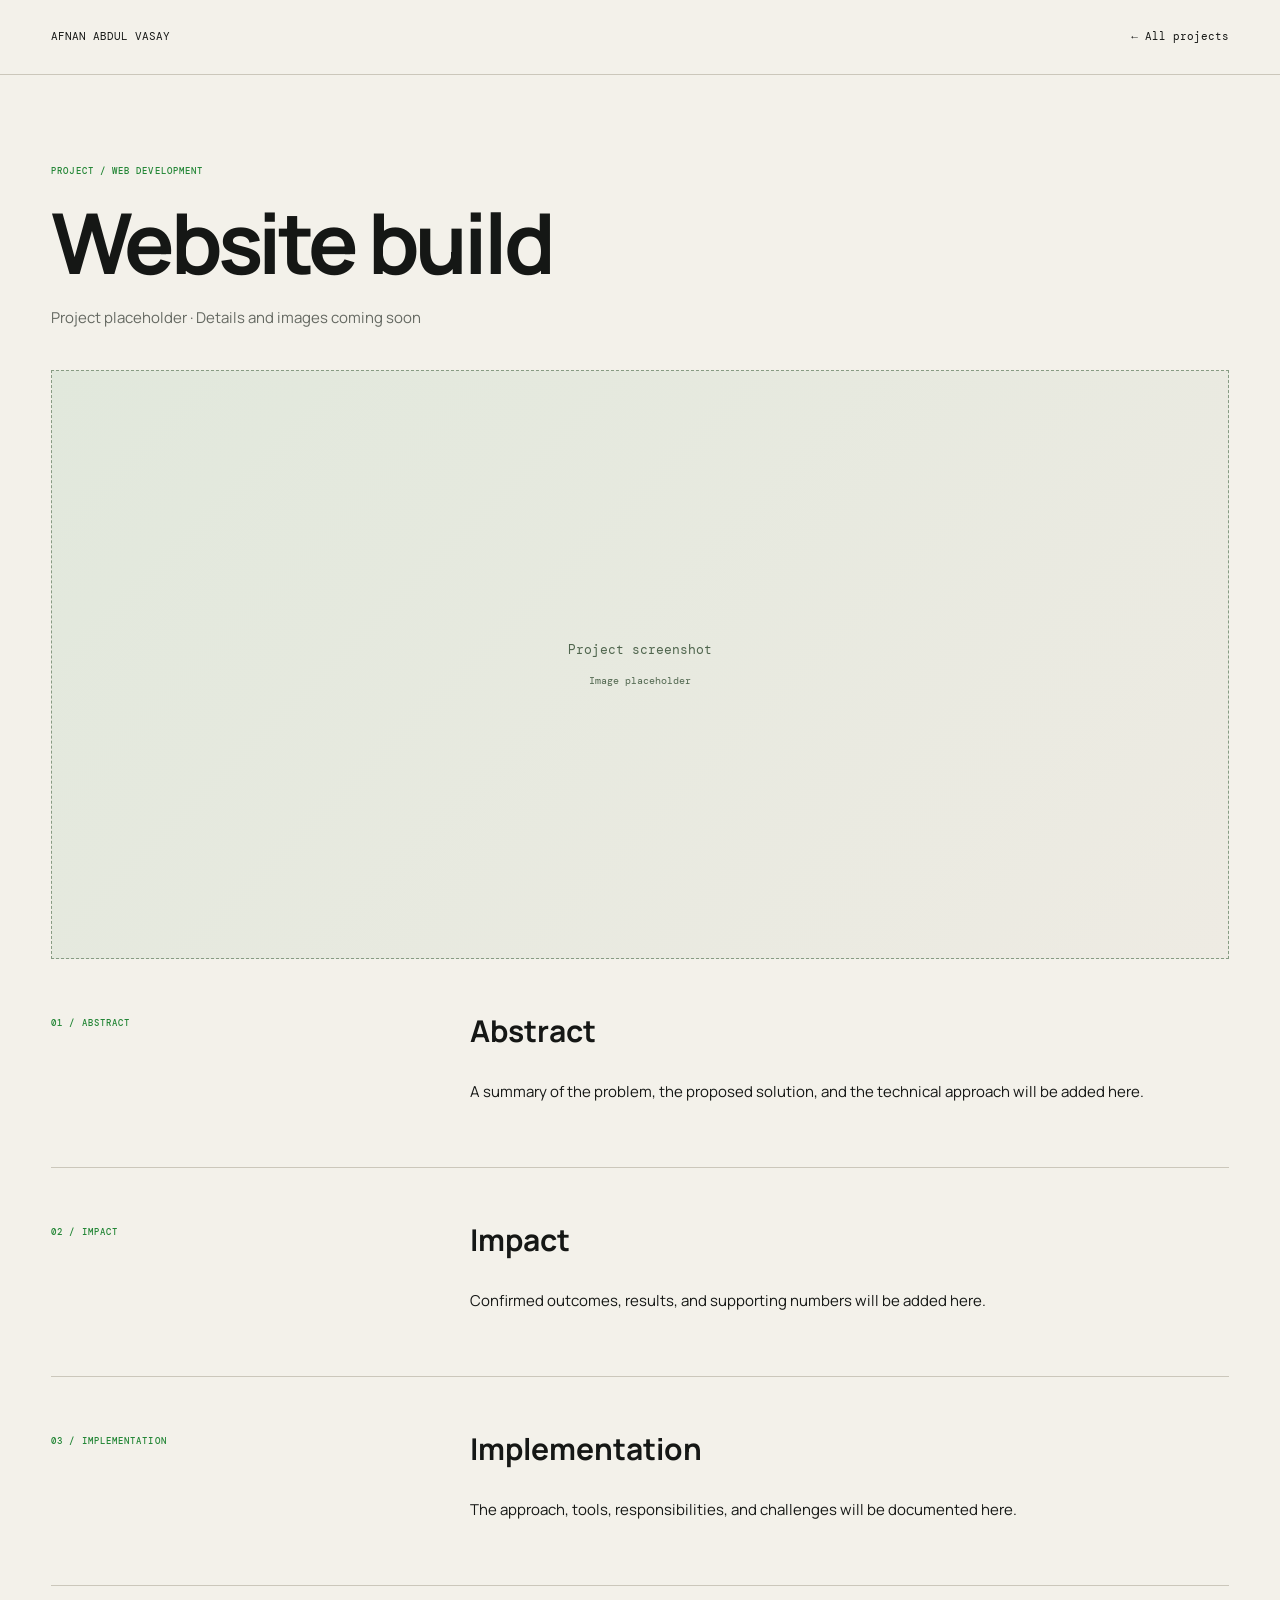
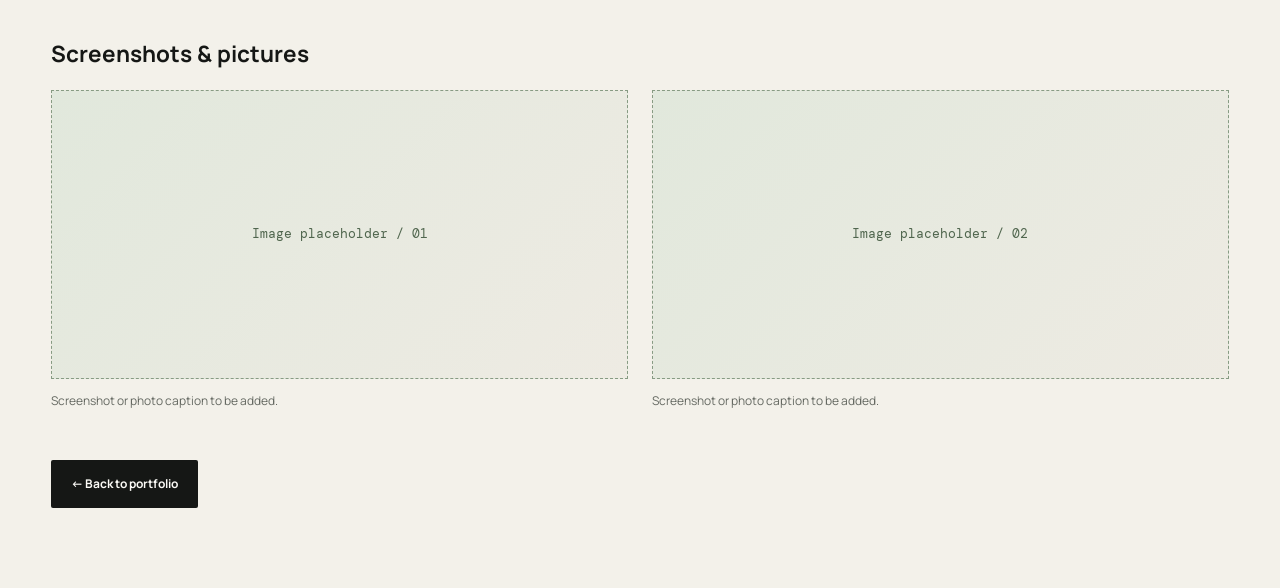
<file: projects/website.html>
<!doctype html><html lang="en"><head><meta charset="UTF-8"><meta name="viewport" content="width=device-width, initial-scale=1"><title>Website build — Afnan Abdul Vasay</title>    <link rel="preconnect" href="https://fonts.googleapis.com" />
    <link rel="preconnect" href="https://fonts.gstatic.com" crossorigin />
    <link
      href="https://fonts.googleapis.com/css2?family=DM+Mono:wght@300;400;500&amp;family=Manrope:wght@400;500;600;700&amp;family=Newsreader:ital,opsz,wght@1,6..72,400&amp;display=swap"
      rel="stylesheet"
    />
    <link rel="stylesheet" href="../styles.css?v=46" />
</head><body class="detail-page"><header class="detail-nav section-shell"><a href="../index.html">AFNAN ABDUL VASAY</a><a href="../index.html#projects">← All projects</a></header><main class="detail-main section-shell"><p class="section-index">Project / Web development</p><h1>Website build</h1><p class="detail-status">Project placeholder · Details and images coming soon</p><div class="detail-cover"><span>Project screenshot</span><small>Image placeholder</small></div><div class="detail-sections"><section><p class="section-index">01 / Abstract</p><div><h2>Abstract</h2><p>A summary of the problem, the proposed solution, and the technical approach will be added here.</p></div></section><section><p class="section-index">02 / Impact</p><div><h2>Impact</h2><p>Confirmed outcomes, results, and supporting numbers will be added here.</p></div></section><section><p class="section-index">03 / Implementation</p><div><h2>Implementation</h2><p>The approach, tools, responsibilities, and challenges will be documented here.</p></div></section></div><section class="detail-gallery"><h2>Screenshots & pictures</h2><div><figure><div class="detail-cover">Image placeholder / 01</div><figcaption>Screenshot or photo caption to be added.</figcaption></figure><figure><div class="detail-cover">Image placeholder / 02</div><figcaption>Screenshot or photo caption to be added.</figcaption></figure></div></section><a class="button button-dark" href="../index.html#projects">← Back to portfolio</a></main></body></html>
</file>
<file: styles.css>
:root {
  --paper: #f3f1ea;
  --paper-deep: #e8e4da;
  --ink: #151715;
  --muted: #656962;
  --line: #cbc7bb;
  --green: #238636;
  --green-bright: #42c553;
  --blue: #1f6feb;
  --white: #fbfaf6;
  --mono: "DM Mono", ui-monospace, SFMono-Regular, monospace;
  --sans: "Manrope", -apple-system, BlinkMacSystemFont, "Segoe UI", sans-serif;
  --serif: "Newsreader", Georgia, serif;
  --gutter: clamp(20px, 4vw, 64px);
  --max: 1320px;
}

* { box-sizing: border-box; }
html { width: 100%; max-width: 100%; overflow-x: clip; scroll-behavior: auto; }
body { width: 100%; max-width: 100%; margin: 0; overflow-x: clip; color: var(--ink); background: var(--paper); font-family: var(--sans); font-size: 15px; line-height: 1.6; -webkit-font-smoothing: antialiased; }
.site-main { width: 100%; max-width: 100%; overflow-x: clip; }
.site-main > section { min-width: 0; max-width: 100%; }
a { color: inherit; text-decoration: none; }
img { max-width: 100%; }
svg { display: block; fill: currentColor; }
button { font: inherit; }
.section-shell { width: 100%; max-width: var(--max); margin-inline: auto; padding-inline: var(--gutter); }
.sr-only { position: absolute; width: 1px; height: 1px; padding: 0; overflow: hidden; clip: rect(0,0,0,0); white-space: nowrap; border: 0; }
.skip-link { position: fixed; z-index: 1000; top: 10px; left: 10px; padding: 8px 12px; color: white; background: var(--ink); transform: translateY(-180%); }
.skip-link:focus { transform: translateY(0); }
.cursor-glow { position: fixed; z-index: 9999; top: 0; left: 0; width: 8px; height: 8px; opacity: 0; border-radius: 50%; background: #39d353; box-shadow: 0 0 8px rgba(57,211,83,.95), 0 0 20px rgba(57,211,83,.58), 0 0 38px rgba(35,134,54,.28); transform: translate3d(-40px,-40px,0); pointer-events: none; transition: width .2s ease, height .2s ease, opacity .2s ease, background-color .2s ease; will-change: transform; }
.cursor-glow.is-visible { opacity: .9; }
.cursor-glow.is-interactive { width: 12px; height: 12px; background: #56e66a; }

.site-header { position: fixed; z-index: 50; top: 0; left: 0; width: 100%; min-height: 82px; padding-left: max(var(--gutter), calc((100vw - var(--max)) / 2 + var(--gutter))); padding-right: max(var(--gutter), calc((100vw - var(--max)) / 2 + var(--gutter))); display: flex; align-items: center; justify-content: space-between; background: color-mix(in srgb, var(--paper) 88%, transparent); border-bottom: 1px solid color-mix(in srgb, var(--line) 72%, transparent); backdrop-filter: blur(16px); -webkit-backdrop-filter: blur(16px); }
.wordmark { display: flex; align-items: center; gap: 11px; font-family: var(--mono); font-size: 17px; font-weight: 500; letter-spacing: .015em; }
.wordmark i { width: 7px; height: 7px; background: var(--green); border-radius: 50%; }
.site-nav { display: flex; align-items: center; gap: clamp(16px, 2.4vw, 36px); font-size: 14px; font-weight: 600; }
.site-nav > a:not(.nav-contact) { position: relative; }
.site-nav > a:not(.nav-contact)::after { content: ""; position: absolute; right: 0; bottom: -5px; left: 0; height: 1px; background: var(--ink); transform: scaleX(0); transform-origin: right; transition: transform .25s ease; }
.site-nav > a:not(.nav-contact):hover::after { transform: scaleX(1); transform-origin: left; }
.nav-contact { padding: 10px 16px; color: var(--white); background: var(--ink); border-radius: 99px; font-size: 14px; }
.menu-toggle { display: none; }

.hero { position: relative; isolation: isolate; min-height: 800px; padding-top: 170px; padding-bottom: 115px; display: grid; grid-template-columns: minmax(0, 1.28fr) minmax(320px, .72fr); gap: clamp(52px, 8vw, 120px); align-items: center; }
.hero::before { content: ""; position: absolute; z-index: -1; top: 0; left: clamp(-64px, calc((100vw - var(--max)) / -2), 0px); width: 48vw; height: 100%; border-right: 1px solid rgba(21,23,21,.06); background-image: linear-gradient(rgba(21,23,21,.04) 1px, transparent 1px), linear-gradient(90deg, rgba(21,23,21,.04) 1px, transparent 1px); background-size: 40px 40px; mask-image: linear-gradient(to bottom, transparent 4%, black 28%, black 70%, transparent 95%); }
.hero::after { content: ""; position: absolute; z-index: 1; inset: 0 50%; width: 100vw; transform: translateX(-50%); pointer-events: none; background: radial-gradient(ellipse 48% 58% at 28% 48%, rgba(245,243,237,.9) 0%, rgba(245,243,237,.7) 42%, transparent 76%), radial-gradient(ellipse 30% 58% at 79% 48%, rgba(245,243,237,.5) 0%, transparent 80%), linear-gradient(to bottom, rgba(245,243,237,.88), transparent 18%, transparent 82%, rgba(245,243,237,.9)); }
.hero-pixels { position: absolute; z-index: 0; top: 0; bottom: 0; left: 50%; width: 100vw; height: 100%; opacity: .42; transform: translateX(-50%); pointer-events: none; }
.hero-copy, .hero-profile { position: relative; z-index: 2; }
.eyebrow, .section-index, .item-meta { margin: 0; font-family: var(--mono); font-size: 9px; font-weight: 500; letter-spacing: .12em; text-transform: uppercase; }
.eyebrow { display: flex; align-items: center; gap: 10px; color: var(--muted); }
.eyebrow > span { width: 7px; height: 7px; background: var(--green); border-radius: 50%; box-shadow: 0 0 0 4px rgba(35,134,54,.11); }
.hero h1 { max-width: 840px; margin: 25px 0 30px; font-size: clamp(54px, 7.1vw, 104px); font-weight: 500; letter-spacing: -.065em; line-height: .96; text-wrap: balance; }
.hero h1 em { color: var(--green); font-family: var(--serif); font-weight: 400; letter-spacing: -.035em; }
.hero-intro { max-width: 610px; margin: 0; color: var(--muted); font-size: clamp(16px, 1.45vw, 20px); line-height: 1.7; }
.hero-actions { margin-top: 35px; display: flex; align-items: center; gap: 28px; }
.button { min-height: 48px; display: inline-flex; align-items: center; justify-content: center; gap: 22px; padding: 0 20px; border-radius: 2px; font-size: 12px; font-weight: 700; transition: transform .2s ease, background-color .2s ease; }
.button:hover { transform: translateY(-2px); }
.button-dark { color: var(--white); background: var(--ink); }
.button-green { color: white; background: var(--green); }
.text-link { display: inline-flex; align-items: center; gap: 8px; padding-bottom: 3px; border-bottom: 1px solid var(--ink); font-size: 12px; font-weight: 700; }

.hero-profile { position: relative; isolation: isolate; width: min(100%, 430px); justify-self: end; }
.hero-profile::before { content: ""; position: absolute; z-index: -1; inset: -12px -12px 34px 28px; border: 1px solid rgba(35,134,54,.34); background: rgba(251,250,246,.48); box-shadow: 18px 22px 55px rgba(21,23,21,.1); }
.hero-profile::after { content: ""; position: absolute; z-index: 3; top: -18px; right: 22px; width: 64px; height: 4px; background: var(--green); box-shadow: 0 0 18px rgba(35,134,54,.32); }
.media-placeholder { position: relative; overflow: hidden; color: #d8d9d3; background: #202421; border: 1px solid #353a36; }
.media-placeholder::before { content: ""; position: absolute; inset: 0; opacity: .22; background-image: linear-gradient(rgba(255,255,255,.2) 1px, transparent 1px), linear-gradient(90deg, rgba(255,255,255,.2) 1px, transparent 1px); background-size: 32px 32px; }
.media-placeholder::after { content: ""; position: absolute; width: 55%; aspect-ratio: 1; top: 50%; left: 50%; border: 1px solid rgba(66,197,83,.42); border-radius: 50%; transform: translate(-50%,-50%); }
.portrait-placeholder { aspect-ratio: .83; display: grid; place-items: center; background: linear-gradient(145deg,#232924,#111311); }
.portrait-placeholder strong { position: relative; z-index: 2; font-family: var(--mono); font-size: clamp(64px, 8vw, 100px); font-weight: 300; letter-spacing: -.12em; }
.portrait-placeholder small, .placeholder-index { position: absolute; z-index: 2; font-family: var(--mono); font-size: 7px; letter-spacing: .1em; line-height: 1.45; text-transform: uppercase; }
.portrait-placeholder small { right: 16px; bottom: 16px; }
.portrait-photo { position: relative; z-index: 1; overflow: hidden; background: #d4d4d0; border: 7px solid rgba(251,250,246,.96); outline: 1px solid rgba(21,23,21,.22); box-shadow: 0 22px 60px rgba(21,23,21,.16); }
.portrait-photo::before { content: ""; position: absolute; z-index: 2; inset: 0; border: 1px solid rgba(255,255,255,.46); box-shadow: inset 0 0 0 1px rgba(21,23,21,.08); pointer-events: none; }
.portrait-photo::after { content: ""; position: absolute; z-index: 1; inset: 0; background: linear-gradient(to top, rgba(10,12,11,.38), transparent 36%), linear-gradient(135deg, rgba(255,255,255,.14), transparent 38%); pointer-events: none; }
.portrait-photo img { width: 100%; height: 100%; display: block; object-fit: cover; object-position: 50% 34%; filter: saturate(.96) contrast(1.035); transform: scale(1.012); }
.portrait-caption { position: absolute; z-index: 2; right: 15px; bottom: 15px; color: white; font-family: var(--mono); font-size: 7px; letter-spacing: .09em; line-height: 1.5; text-align: right; text-transform: uppercase; }
.placeholder-index { top: 14px; left: 14px; color: var(--green-bright); }
.expert-note { position: absolute; z-index: 4; right: -22px; bottom: -62px; width: min(350px, 92%); min-height: 94px; padding: 18px; display: grid; grid-template-columns: auto 1fr auto; gap: 14px; align-items: center; background: var(--white); border: 1px solid var(--line); box-shadow: 0 18px 46px rgba(21,23,21,.14); }
.expert-icon { width: 38px; height: 38px; display: grid; place-items: center; color: var(--green); background: rgba(35,134,54,.1); border-radius: 50%; }
.expert-icon svg { width: 20px; height: 20px; }
.expert-note p { margin: 0; font-size: 14px; font-weight: 700; }
.expert-note span { color: var(--muted); font-family: var(--mono); font-size: 8px; letter-spacing: .05em; text-transform: uppercase; }
.expert-note > a { width: 28px; height: 28px; display: grid; place-items: center; border: 1px solid var(--line); border-radius: 50%; }

.focus-strip { width: 100%; overflow: hidden; contain: inline-size; color: var(--white); background: var(--ink); }
.focus-track { width: max-content; height: 64px; display: flex; align-items: center; animation: marquee 44s linear infinite; font-family: var(--mono); font-size: 14px; letter-spacing: .1em; text-transform: uppercase; will-change: transform; }
.focus-group { width: max-content; flex: none; display: flex; align-items: center; gap: 18px; padding-right: 18px; }
.focus-group i { width: 5px; height: 5px; flex: none; background: var(--green-bright); border-radius: 50%; }

.content-section { padding-top: 64px; padding-bottom: 64px; scroll-margin-top: 20px; }

/* Full-width paper textures carry the hero's technical details down the page. */
.about-section, #projects, #videos { position: relative; isolation: isolate; }
.about-section::before, #projects::before, #videos::before {
  content: "";
  position: absolute;
  z-index: -1;
  top: 0;
  bottom: 0;
  left: 50%;
  width: 100vw;
  transform: translateX(-50%);
  pointer-events: none;
  background:
    radial-gradient(ellipse at 0% 25%, rgba(35,134,54,.10), transparent 52%),
    radial-gradient(circle, rgba(35,70,40,.15) .8px, transparent 1px);
  background-size: auto, 24px 24px;
  mask-image: linear-gradient(transparent, #000 12%, #000 86%, transparent);
}
#projects::before {
  background:
    radial-gradient(ellipse at 100% 15%, rgba(35,134,54,.10), transparent 48%),
    linear-gradient(rgba(74,81,62,.055) 1px, transparent 1px),
    linear-gradient(90deg, rgba(74,81,62,.055) 1px, transparent 1px);
  background-size: auto, 64px 64px, 64px 64px;
}
#videos::before {
  background:
    radial-gradient(ellipse at 85% 70%, rgba(35,134,54,.12), transparent 55%),
    repeating-linear-gradient(-45deg, transparent 0 15px, rgba(74,81,62,.045) 15px 16px);
}
.section-heading { display: grid; grid-template-columns: .42fr 1fr .62fr; gap: 36px; align-items: end; margin-bottom: 40px; }
.section-index { color: var(--green); align-self: start; padding-top: 9px; }
.section-heading h2, .about-heading h2, .contact-grid h2 { margin: 0; font-size: clamp(38px, 5vw, 68px); font-weight: 500; letter-spacing: -.05em; line-height: 1.06; }
.section-heading > p:last-child { max-width: 390px; margin: 0; color: var(--muted); }
.featured-project { display: grid; grid-template-columns: minmax(0,1.5fr) minmax(300px,.5fr); gap: clamp(34px,6vw,78px); align-items: end; padding-bottom: 68px; border-bottom: 1px solid var(--line); }
.project-media { display: flex; align-items: flex-end; aspect-ratio: 3/2; transition: background-color .25s ease; }
.project-media:hover { background: #272d28; }
.project-media-featured { aspect-ratio: 16/10; }
.placeholder-copy { position: relative; z-index: 2; padding: 18px; display: grid; }
.placeholder-copy strong { color: var(--white); font-size: 12px; }
.placeholder-copy small { color: #9aa09b; font-family: var(--mono); font-size: 7px; letter-spacing: .07em; text-transform: uppercase; }
.media-arrow { position: absolute; z-index: 2; top: 14px; right: 14px; width: 36px; height: 36px; display: grid; place-items: center; color: var(--ink); background: var(--white); border-radius: 50%; }
.project-copy { padding-top: 20px; }
.featured-project .project-copy { padding-bottom: 20px; }
.item-meta { color: var(--muted); }
.project-copy h3 { margin: 13px 0 12px; font-size: clamp(28px,3.2vw,45px); font-weight: 600; letter-spacing: -.045em; line-height: 1.1; }
.project-copy h3 a, .blog-copy h3 { background-image: linear-gradient(var(--ink),var(--ink)); background-repeat: no-repeat; background-position: 0 100%; background-size: 0 1px; transition: background-size .25s ease; }
.project-copy h3 a:hover, .blog-row:hover .blog-copy h3 { background-size: 100% 1px; }
.project-copy > p:not(.item-meta) { max-width: 500px; margin: 0; color: var(--muted); }
.tags { display: flex; flex-wrap: wrap; gap: 8px; margin: 21px 0 0; padding: 0; list-style: none; }
.tags li { padding: 5px 9px; border: 1px solid var(--line); border-radius: 99px; font-family: var(--mono); font-size: 7px; letter-spacing: .05em; text-transform: uppercase; }
.card-grid { display: grid; grid-template-columns: repeat(2,minmax(0,1fr)); gap: 74px 28px; }
.project-grid { margin-top: 68px; }
.project-card-wide { grid-column: 1/-1; padding-top: 68px; display: grid; grid-template-columns: minmax(0,1.35fr) minmax(280px,.65fr); gap: clamp(30px,5vw,68px); align-items: end; border-top: 1px solid var(--line); }
.project-section { position: relative; }
.project-section::before { position: absolute; top: 20px; right: 0; color: var(--muted); font-family: var(--mono); font-size: 6px; letter-spacing: .12em; text-transform: uppercase; }
.featured-project.project-section::before { content: "Project / 01"; }
.project-grid .project-section:nth-child(1)::before { content: "Project / 02"; }
.project-grid .project-section:nth-child(2)::before { content: "Project / 03"; }
.project-grid .project-section:nth-child(3)::before { content: "Project / 04"; }
.project-grid .project-section:nth-child(4)::before { content: "Project / 05"; }
.project-grid .project-section:nth-child(5)::before { content: "Project / 06"; }
.featured-project.project-section { padding-top: 54px; padding-bottom: 74px; }
.project-grid { margin-top: 0; display: grid; grid-template-columns: 1fr; gap: 30px; }
.project-grid .project-section { min-height: 520px; padding: 74px 0; display: grid; grid-template-columns: minmax(0,1.35fr) minmax(280px,.65fr); gap: clamp(34px,6vw,78px); align-items: center; border-bottom: 1px solid var(--line); }
.project-grid .project-section:nth-child(even) { grid-template-columns: minmax(280px,.65fr) minmax(0,1.35fr); }
.project-grid .project-section:nth-child(even) .project-media { grid-column: 2; }
.project-grid .project-section:nth-child(even) .project-copy { grid-column: 1; grid-row: 1; }
.project-grid .project-section:nth-child(2) { background: linear-gradient(90deg, transparent, rgba(35,134,54,.035) 18%, rgba(35,134,54,.035) 82%, transparent); }
.project-grid .project-section .project-copy { padding: 28px 0; }
.project-grid .project-section .project-media { width: 100%; }

/* Full-bleed work stories */
.featured-project.project-section,
.project-grid .project-section,
.project-grid .project-section:nth-child(even) { min-height: clamp(560px,60vw,720px); padding: 0; display: flex; align-items: flex-end; overflow: hidden; border: 1px solid rgba(21,23,21,.16); border-radius: 10px; background: #171b18; box-shadow: 0 18px 52px rgba(21,23,21,.08); transition: border-color .3s ease, box-shadow .3s ease; }
.featured-project.project-section { margin-bottom: 30px; }
.featured-project.project-section:hover,
.project-grid .project-section:hover { border-color: rgba(35,134,54,.34); box-shadow: 0 24px 66px rgba(21,23,21,.13); }
.project-section::after { content: ""; position: absolute; z-index: 1; inset: 0; background: linear-gradient(90deg, rgba(10,13,11,.92) 0%, rgba(10,13,11,.68) 38%, rgba(10,13,11,.18) 72%), linear-gradient(to top, rgba(10,13,11,.78), transparent 62%); pointer-events: none; }
.project-section.website-project::after { background: transparent; }
.project-section::before { z-index: 4; top: 26px; right: 28px; padding: 6px 9px; color: rgba(255,255,255,.78); background: rgba(12,15,13,.5); border: 1px solid rgba(255,255,255,.14); border-radius: 99px; backdrop-filter: blur(8px); -webkit-backdrop-filter: blur(8px); }
.project-section .project-media,
.project-grid .project-section:nth-child(even) .project-media { position: absolute; z-index: 0; inset: 0; width: 100%; height: 100%; aspect-ratio: auto; border: 0; grid-column: auto; transition: transform .7s cubic-bezier(.2,.7,.2,1), background-color .25s ease; }
.project-section:hover .project-media { background-color: #272d28; transform: scale(1.018); }
.project-section:hover .has-website-preview { transform: none; }
.project-section .project-media::before { opacity: .1; background-size: 48px 48px; }
.project-section .has-website-preview::before,
.project-section .has-website-preview::after { display: none; }
.website-preview { position: absolute; z-index: 0; inset: 0; overflow: hidden; background: #fff; }
.website-preview::after { content: "Loading website preview"; position: absolute; z-index: 1; inset: 0; display: grid; place-items: center; color: var(--muted); background: #f5f4ef; font-family: var(--mono); font-size: 8px; letter-spacing: .08em; text-transform: uppercase; transition: opacity .35s ease, visibility .35s ease; }
.website-preview.is-loaded::after { visibility: hidden; opacity: 0; }
.website-preview iframe { position: absolute; inset: 0; width: 100%; height: 100%; border: 0; opacity: 0; background: #fff; pointer-events: none; transition: opacity .45s ease; }
.website-preview.is-loaded iframe { opacity: 1; }
.project-section .placeholder-copy { display: none; }
.project-section .placeholder-copy strong { font-size: 9px; }
.project-section .media-arrow { z-index: 5; top: auto; right: 28px; bottom: 28px; }
.project-section .project-copy,
.project-grid .project-section .project-copy,
.project-grid .project-section:nth-child(even) .project-copy { position: relative; z-index: 3; width: min(600px, calc(100% - 128px)); margin: 0 0 50px 50px; padding: clamp(30px,3.5vw,46px); grid-column: auto; grid-row: auto; color: var(--white); background: rgba(15,18,16,.76); border: 1px solid rgba(255,255,255,.16); border-radius: 6px; box-shadow: 0 22px 60px rgba(0,0,0,.25); backdrop-filter: blur(14px); -webkit-backdrop-filter: blur(14px); }
.project-grid .project-section:nth-child(even) { justify-content: flex-end; }
.project-grid .project-section:nth-child(even) .project-copy { margin: 0 50px 50px 0; }
.project-section .item-meta { color: #a9afa9; }
.project-section .project-copy h3 { margin-top: 10px; font-size: clamp(34px,4vw,56px); }
.project-section .project-copy h3 a { background-image: linear-gradient(var(--white),var(--white)); }
.project-section .project-copy > p:not(.item-meta) { color: #bdc2bd; }
.project-section .tags li { color: #d8ddd8; border-color: rgba(255,255,255,.24); }

.project-timeline { margin-top: 48px; padding: 32px 0 8px; border-top: 1px solid var(--line); }
.project-timeline-heading { display: grid; grid-template-columns: .42fr 1fr; gap: 36px; align-items: start; }
.project-timeline-heading h3 { max-width: 720px; margin: 0; font-size: clamp(30px,4vw,52px); font-weight: 500; letter-spacing: -.045em; line-height: 1.1; }
.project-timeline-scroll { margin-top: 42px; overflow-x: auto; overscroll-behavior-inline: contain; scrollbar-color: var(--green) rgba(21,23,21,.08); scrollbar-width: thin; }
.project-timeline-scroll:focus-visible { outline: 2px solid var(--green); outline-offset: 5px; }
.project-timeline-track { position: relative; min-width: 1040px; margin: 0; padding: 0 0 28px; display: grid; grid-template-columns: repeat(6,minmax(150px,1fr)); list-style: none; }
.project-timeline-track::before { content: ""; position: absolute; top: 18px; right: 7%; left: 19px; height: 1px; background: linear-gradient(90deg, var(--green), var(--green-bright)); }
.project-timeline-track li { position: relative; min-width: 0; padding-right: 26px; display: grid; align-content: start; }
.project-timeline-track li > span { position: relative; z-index: 1; width: 38px; height: 38px; display: grid; place-items: center; color: var(--white); background: var(--ink); border: 5px solid var(--paper); border-radius: 50%; font-family: var(--mono); font-size: 7px; letter-spacing: .04em; }
.project-timeline-track li:nth-child(even) > span { background: var(--green); }
.project-timeline-track strong { margin-top: 20px; font-size: 15px; line-height: 1.35; }
.project-timeline-track small { margin-top: 7px; color: var(--muted); font-family: var(--mono); font-size: 7px; letter-spacing: .06em; line-height: 1.45; text-transform: uppercase; }

.events-section { position: relative; overflow: visible; background: radial-gradient(ellipse at 92% 12%, rgba(35,134,54,.15), transparent 48%), radial-gradient(ellipse at 0% 85%, rgba(165,135,76,.10), transparent 50%), var(--paper-deep); }
.event-dino { position: absolute; z-index: 6; top: -61px; left: 18px; width: 58px; height: 64px; padding: 5px; color: var(--green); background: transparent; border: 0; pointer-events: none; filter: drop-shadow(0 5px 7px rgba(35,134,54,.22)); transform: translateX(0); }
.event-dino svg { width: 100%; height: 100%; fill: currentColor; image-rendering: pixelated; transform-origin: 50% 100%; }
.event-dino svg { translate: 0 var(--dino-bob, 0px); }
.event-dino.faces-left svg { transform: scaleX(-1); }
.event-dino .dino-leg-front { transform: translateY(var(--dino-front, 0px)); }
.event-dino .dino-leg-back { transform: translateY(var(--dino-back, 0px)); }
.event-dino .dino-cut { fill: var(--paper-deep); }
.events-section::before { content: ""; position: absolute; inset: 0; opacity: .16; background-image: radial-gradient(circle, rgba(21,23,21,.18) 1px, transparent 1px); background-size: 22px 22px; mask-image: linear-gradient(to bottom, black, transparent 40%); pointer-events: none; }
.events-section .section-shell { position: relative; }
.events-list { position: relative; display: grid; gap: 18px; }
.events-list::before { content: ""; position: absolute; z-index: 0; top: 35px; bottom: 35px; left: 314px; width: 1px; background: linear-gradient(to bottom, transparent, rgba(35,134,54,.42) 12%, rgba(35,134,54,.42) 88%, transparent); }
.event-row { position: relative; z-index: 1; min-height: 270px; padding: 18px; display: grid; grid-template-columns: 260px 76px minmax(0,1fr) auto; gap: 28px; align-items: center; background: rgba(251,250,246,.88); border: 1px solid rgba(203,199,187,.9); box-shadow: 0 14px 44px rgba(21,23,21,.045); transition: transform .3s ease, box-shadow .3s ease, border-color .3s ease; }
.event-row::before { content: ""; position: absolute; top: 50%; left: 309px; width: 11px; height: 11px; background: var(--green); border: 4px solid var(--paper-deep); border-radius: 50%; box-shadow: 0 0 0 1px rgba(35,134,54,.28), 0 0 18px rgba(35,134,54,.22); transform: translate(-50%,-50%); }
.event-row:hover { z-index: 2; border-color: rgba(35,134,54,.34); box-shadow: 0 22px 60px rgba(21,23,21,.09); transform: translateY(-4px); }
.event-media { height: 100%; min-height: 232px; aspect-ratio: auto; display: flex; align-items: flex-end; }
.event-media::before { opacity: .15; background-size: 28px 28px; }
.event-media .placeholder-copy { padding: 14px; }
.event-date { min-height: 114px; padding: 0 8px; display: flex; flex-direction: column; justify-content: center; align-items: center; color: var(--green); border: 0; text-align: center; }
.event-date > span { font-size: 48px; font-weight: 500; letter-spacing: -.07em; line-height: 1; }
.event-date small { margin-top: 10px; color: var(--muted); font-family: var(--mono); font-size: 8px; letter-spacing: .08em; line-height: 1.55; }
.event-copy { padding: 18px 0; }
.event-copy h3 { margin: 10px 0 12px; font-size: clamp(25px,2.7vw,38px); letter-spacing: -.04em; line-height: 1.15; }
.event-copy > p:last-child { max-width: 590px; margin: 0; color: var(--muted); line-height: 1.75; }
.event-role { align-self: start; margin: 12px 8px 0 0; padding: 6px 10px; color: var(--green); border: 1px solid rgba(35,134,54,.28); background: rgba(35,134,54,.055); border-radius: 99px; font-family: var(--mono); font-size: 7px; letter-spacing: .07em; text-transform: uppercase; }
.event-copy-placeholder { opacity: .68; }

.video-grid { grid-template-columns: repeat(3,minmax(0,1fr)); gap: 28px; }
.video-media { aspect-ratio: 16/9; display: flex; align-items: flex-end; }
.play-button { position: absolute; z-index: 2; top: 50%; left: 50%; width: 56px; height: 56px; display: grid; place-items: center; padding-left: 3px; color: var(--ink); background: var(--white); border-radius: 50%; transform: translate(-50%,-50%); transition: transform .2s ease; }
.video-card:hover .play-button { transform: translate(-50%,-50%) scale(1.08); }
.video-card > .item-meta { margin-top: 18px; }
.video-card h3 { margin: 8px 0 8px; font-size: 22px; letter-spacing: -.03em; }
.video-card > p:last-child { margin: 0; color: var(--muted); font-size: 13px; }

.blogs-section { color: var(--ink); background: var(--paper); border-top: 1px solid var(--line); }
.blogs-section .section-index { color: var(--green); }
.blogs-section .section-heading > p:last-child, .blogs-section .item-meta { color: var(--muted); }
.blog-list { border-top: 1px solid var(--line); }
.blog-row { min-height: 200px; padding: 25px 0; display: grid; grid-template-columns: 38px 170px minmax(0,1fr) auto; gap: 30px; align-items: center; border-bottom: 1px solid var(--line); }
.blog-number { color: var(--green); font-family: var(--mono); font-size: 8px; }
.blog-image { aspect-ratio: 3/2; display: grid; place-items: center; }
.blog-image img { display: block; width: 100%; height: 100%; object-fit: cover; }
.blog-image span { position: relative; z-index: 2; color: #929892; font-family: var(--mono); font-size: 7px; letter-spacing: .08em; line-height: 1.5; text-align: center; text-transform: uppercase; }
.blog-copy h3 { width: fit-content; margin: 9px 0 8px; font-size: clamp(22px,2.6vw,34px); letter-spacing: -.035em; background-image: linear-gradient(var(--ink),var(--ink)); }
.blog-copy > p:last-child { max-width: 650px; margin: 0; color: var(--muted); }
.blog-arrow { width: 38px; height: 38px; display: grid; place-items: center; border: 1px solid var(--line); border-radius: 50%; transition: color .2s ease, border-color .2s ease; }
.blog-row:hover .blog-arrow { color: var(--green); border-color: var(--green); }
.blog-row-placeholder { opacity: .66; }
.all-writing-link { margin-top: 36px; border-color: var(--green); }

.about-section { padding-top: 64px; padding-bottom: 72px; scroll-margin-top: 30px; }
.about-top { display: grid; grid-template-columns: minmax(0,1.5fr) minmax(280px,.5fr); gap: clamp(55px,8vw,120px); align-items: end; }
.about-heading { display: grid; grid-template-columns: .34fr 1.66fr; gap: 32px; }
.about-signal { border-top: 1px solid var(--line); }
.about-signal > div { min-height: 70px; display: flex; flex-direction: column; justify-content: center; border-bottom: 1px solid var(--line); }
.about-signal span { color: var(--muted); font-family: var(--mono); font-size: 7px; letter-spacing: .1em; text-transform: uppercase; }
.about-signal strong { margin-top: 4px; font-size: 13px; font-weight: 600; }
.about-narrative { width: 84%; margin: 82px 0 0 auto; padding: 46px; background: var(--white); border: 1px solid var(--line); box-shadow: 0 24px 70px rgba(21,23,21,.06); }
.large-copy { margin: 0; font-size: clamp(25px,3vw,39px); letter-spacing: -.035em; line-height: 1.35; }
.about-columns { margin-top: 42px; display: grid; grid-template-columns: repeat(2,minmax(0,1fr)); gap: 40px; color: var(--muted); }
.about-columns p { margin: 0; }
.about-narrative blockquote { margin: 42px 0 0; padding: 22px 0 0; color: var(--green); border-top: 1px solid var(--line); font-family: var(--serif); font-size: clamp(21px,2.3vw,30px); font-style: italic; line-height: 1.35; }

.journey { position: relative; margin-top: 115px; padding: 30px 34px 34px; overflow: hidden; background: linear-gradient(135deg, rgba(35,134,54,.045), transparent 38%), var(--white); border: 1px solid var(--line); box-shadow: 0 24px 70px rgba(21,23,21,.055); }
.journey::before { content: ""; position: absolute; inset: 0; opacity: .32; background-image: radial-gradient(circle, rgba(21,23,21,.12) 1px, transparent 1px); background-size: 18px 18px; mask-image: linear-gradient(to right, black, transparent 35%, transparent 70%, black); pointer-events: none; }
.journey::after { content: "Still in progress"; position: absolute; right: 17px; bottom: 13px; color: var(--muted); font-family: var(--mono); font-size: 6px; letter-spacing: .12em; text-transform: uppercase; }
.journey-heading { display: flex; align-items: center; justify-content: space-between; gap: 20px; }
.journey-heading .section-index { padding: 0; }
.journey-legend { display: flex; align-items: center; gap: 18px; color: var(--muted); font-family: var(--mono); font-size: 6px; letter-spacing: .08em; text-transform: uppercase; }
.journey-legend span { display: inline-flex; align-items: center; gap: 6px; }
.journey-legend i { width: 6px; height: 6px; background: var(--line); border-radius: 50%; }
.journey-legend span:nth-child(2) i { background: var(--green); box-shadow: 0 0 0 4px rgba(35,134,54,.1); }
.journey-legend span:nth-child(3) i { background: transparent; border: 1px solid var(--ink); }
.journey-canvas { position: relative; height: 330px; margin-top: 28px; }
.journey-canvas::before, .journey-canvas::after { position: absolute; z-index: 3; top: 0; color: var(--muted); font-family: var(--mono); font-size: 6px; letter-spacing: .12em; text-transform: uppercase; }
.journey-canvas::before { content: "Start"; left: 7%; }
.journey-canvas::after { content: "Next →"; right: 7%; }
.journey-wave { position: absolute; inset: 0 0 auto; width: 100%; height: 180px; overflow: visible; }
.journey-wave-mobile { display: none; }
.journey-base, .journey-progress { fill: none; stroke-linecap: round; stroke-linejoin: round; vector-effect: non-scaling-stroke; }
.journey-base { stroke: #c6cbc4; stroke-width: 2; stroke-dasharray: 4 7; }
.journey-progress { stroke: var(--green); stroke-width: 3; stroke-dasharray: 1; stroke-dashoffset: 1; filter: drop-shadow(0 2px 2px rgba(35,134,54,.14)); }
.journey.is-visible .journey-progress { animation: draw-wave 2.2s cubic-bezier(.2,.7,.2,1) forwards; }
.journey-traveller { opacity: 0; fill: var(--green-bright); filter: drop-shadow(0 0 5px rgba(66,197,83,.65)); transition: opacity .3s ease 2.1s; }
.journey.is-visible .journey-traveller { opacity: 1; }
.journey-stages { position: relative; z-index: 2; height: 100%; display: grid; grid-template-columns: repeat(5,minmax(0,1fr)); gap: 22px; }
.journey-stages article { padding-top: var(--stage-y); }
.journey-stages article > span { width: 28px; height: 28px; display: grid; place-items: center; color: var(--muted); background: var(--paper); border: 1px solid var(--line); border-radius: 50%; font-family: var(--mono); font-size: 7px; transition: transform .25s ease, background .25s ease; }
.journey-stages article:hover > span { transform: scale(1.12); }
.journey-stages article p { width: fit-content; min-width: 126px; margin: 14px 0 0; padding: 10px 12px; color: var(--muted); background: rgba(251,250,246,.94); border: 1px solid var(--line); border-radius: 4px; box-shadow: 0 8px 24px rgba(21,23,21,.055); font-size: 11px; line-height: 1.5; }
.journey-stages article strong { color: var(--ink); font-size: 14px; }
.journey-stages article:last-child p { margin-left: -12px; }
.journey-stages article:hover p { border-color: color-mix(in srgb, var(--green) 42%, var(--line)); }
.journey-highlight > span { color: white !important; background: var(--green) !important; border-color: var(--green) !important; box-shadow: 0 0 0 8px rgba(35,134,54,.12); animation: milestone-pulse 2.8s ease-in-out infinite; }
.journey-highlight p { background: #eef7ef !important; border-color: rgba(35,134,54,.28) !important; }

.about-layout { margin-top: 76px; display: grid; grid-template-columns: minmax(0,1.42fr) minmax(280px,.58fr); gap: 22px; align-items: stretch; }
.about-story { position: relative; padding: clamp(34px,4vw,58px); overflow: hidden; background: var(--white); border: 1px solid var(--line); box-shadow: 0 24px 70px rgba(21,23,21,.055); }
.about-story::after { content: ""; position: absolute; right: -75px; bottom: -75px; width: 190px; height: 190px; border: 1px solid rgba(35,134,54,.18); border-radius: 50%; box-shadow: 0 0 0 28px rgba(35,134,54,.025), 0 0 0 58px rgba(35,134,54,.018); pointer-events: none; }
.about-kicker { margin: 0 0 24px; color: var(--green); font-family: var(--mono); font-size: clamp(12px, 1.2vw, 15px); line-height: 1.7; letter-spacing: .06em; text-transform: uppercase; }
.about-story .large-copy { max-width: 850px; }
.about-story blockquote { position: relative; z-index: 1; max-width: 820px; margin: 42px 0 0; padding: 22px 0 0; color: var(--green); border-top: 1px solid var(--line); font-family: var(--serif); font-size: clamp(21px,2.3vw,30px); font-style: italic; line-height: 1.35; }
.about-profile { padding: 28px; color: var(--white); background: var(--ink); border: 1px solid var(--ink); box-shadow: 0 24px 70px rgba(21,23,21,.1); }
.about-status { min-height: 66px; display: flex; align-items: center; gap: 10px; color: #b8beb8; border-bottom: 1px solid #393d39; font-family: var(--mono); font-size: 7px; letter-spacing: .08em; text-transform: uppercase; }
.about-status i { width: 7px; height: 7px; flex: none; background: var(--green-bright); border-radius: 50%; box-shadow: 0 0 0 5px rgba(66,197,83,.1), 0 0 18px rgba(66,197,83,.35); }
.about-profile-row { min-height: 91px; padding: 20px 0; display: flex; flex-direction: column; justify-content: center; border-bottom: 1px solid #393d39; }
.about-profile-row:last-child { border-bottom: 0; }
.about-profile-row span { color: #8e948e; font-family: var(--mono); font-size: 7px; letter-spacing: .1em; text-transform: uppercase; }
.about-profile-row strong { margin-top: 6px; font-size: clamp(14px,1.4vw,18px); font-weight: 500; }
.about-focus { margin-top: 22px; display: grid; grid-template-columns: repeat(3,minmax(0,1fr)); border-top: 1px solid var(--line); border-bottom: 1px solid var(--line); }
.about-focus article { min-height: 180px; padding: 28px; display: grid; grid-template-columns: 34px 1fr; gap: 16px; border-right: 1px solid var(--line); transition: background-color .25s ease, transform .25s ease; }
.about-focus article:last-child { border-right: 0; }
.about-focus article:hover { background: rgba(251,250,246,.7); transform: translateY(-3px); }
.about-focus span { color: var(--green); font-family: var(--mono); font-size: 8px; }
.about-focus strong { font-size: 17px; font-weight: 600; }
.about-focus p { margin: 12px 0 0; color: var(--muted); font-size: 12px; line-height: 1.7; }

.contact-section { padding: 72px 0; color: var(--white); background: radial-gradient(ellipse at 15% 100%, rgba(66,197,83,.18), transparent 65%), repeating-radial-gradient(circle at 100% 100%, transparent 0 79px, rgba(150,193,155,.08) 80px 81px, transparent 82px 160px), #202421; }
.contact-grid { display: grid; grid-template-columns: 1.4fr .6fr; gap: 80px; align-items: end; }
.contact-grid .section-index { margin-bottom: 28px; color: var(--green-bright); }
.contact-copy p { margin: 0 0 28px; color: #a3a8a3; }
.site-footer { color: var(--ink); background: radial-gradient(ellipse at 0% 100%, rgba(35,134,54,.08), transparent 55%), var(--paper); }
.footer-inner { padding-top: 92px; padding-bottom: 28px; }
.footer-main { display: grid; grid-template-columns: minmax(0,1.25fr) minmax(320px,.75fr); gap: clamp(70px,10vw,150px); padding-bottom: 82px; }
.footer-kicker { display: flex; align-items: center; gap: 9px; margin: 0 0 22px; color: var(--muted); font-family: var(--mono); font-size: 8px; letter-spacing: .12em; text-transform: uppercase; }
.footer-kicker span { width: 7px; height: 7px; background: var(--green); border-radius: 50%; box-shadow: 0 0 0 4px rgba(35,134,54,.11); }
.footer-identity h2 { margin: 0; font-size: clamp(42px,6vw,82px); font-weight: 500; letter-spacing: -.06em; line-height: 1; }
.footer-identity > p:last-child { max-width: 530px; margin: 24px 0 0; color: var(--muted); font-size: 14px; }
.footer-links { display: grid; border-top: 1px solid var(--line); }
.footer-links a { min-height: 60px; display: grid; grid-template-columns: 34px 1fr auto; align-items: center; gap: 10px; border-bottom: 1px solid var(--line); font-size: 13px; font-weight: 600; transition: padding .2s ease, color .2s ease; }
.footer-links a:hover { padding-left: 7px; color: var(--green); }
.footer-links a span { color: var(--muted); font-family: var(--mono); font-size: 7px; }
.footer-links a b { font-weight: 400; }
.footer-bottom { min-height: 58px; display: grid; grid-template-columns: 1fr auto 1fr; align-items: center; gap: 24px; color: var(--muted); border-top: 1px solid var(--line); font-family: var(--mono); font-size: 8px; letter-spacing: .05em; text-transform: uppercase; }
.footer-bottom > p { margin: 0; }
.footer-bottom > p:last-child { justify-self: end; }
.footer-credential { display: flex; align-items: center; gap: 8px; color: var(--ink); }
.footer-credential svg { width: 15px; height: 15px; color: var(--green); }

.reveal { opacity: 0; transform: translateY(24px); transition: opacity .75s ease, transform .75s cubic-bezier(.2,.7,.2,1); }
.reveal-delay { transition-delay: .1s; }
.reveal.is-visible { opacity: 1; transform: translateY(0); }
@keyframes marquee { to { transform: translateX(-50%); } }
@keyframes draw-wave { to { stroke-dashoffset: 0; } }
@keyframes milestone-pulse { 0%,100% { box-shadow: 0 0 0 7px rgba(35,134,54,.1); } 50% { box-shadow: 0 0 0 13px rgba(35,134,54,.16); } }

@media (max-width: 980px) {
  .hero { grid-template-columns: 1fr .7fr; }
  .site-nav { gap: 16px; }
  .section-heading { grid-template-columns: 1fr 2fr; }
  .section-heading > p:last-child { grid-column: 2; }
  .featured-project { grid-template-columns: 1.2fr .8fr; gap: 34px; }
  .events-list::before { left: 249px; }
  .event-row { grid-template-columns: 200px 62px minmax(0,1fr); gap: 22px; }
  .event-row::before { left: 244px; }
  .event-role { display: none; }
  .video-grid { grid-template-columns: repeat(2,minmax(0,1fr)); }
  .about-top { grid-template-columns: minmax(0,1.25fr) minmax(250px,.75fr); gap: 46px; }
  .about-heading { grid-template-columns: 1fr; gap: 18px; }
  .about-narrative { width: 86%; }
}

@media (max-width: 760px) {
  :root { --gutter: 18px; }
  body { font-size: 14px; }
  .event-dino { top: -48px; left: 10px; width: 45px; height: 50px; }
  .cursor-glow { display: none; }
  .site-header { min-height: 64px; }
  .wordmark { gap: 8px; font-size: 14px; }
  .wordmark i { width: 6px; height: 6px; }
  .menu-toggle { position: relative; z-index: 2; width: 38px; height: 38px; display: grid; align-content: center; gap: 6px; padding: 9px; background: transparent; border: 0; }
  .menu-toggle > span:not(.sr-only) { width: 100%; height: 1px; background: var(--ink); transition: transform .2s ease; }
  .menu-toggle[aria-expanded="true"] > span:first-child { transform: translateY(3.5px) rotate(45deg); }
  .menu-toggle[aria-expanded="true"] > span:nth-child(2) { transform: translateY(-3.5px) rotate(-45deg); }
  .site-nav { position: fixed; inset: 0; display: flex; flex-direction: column; justify-content: center; gap: 25px; visibility: hidden; opacity: 0; background: var(--paper); font-size: 22px; transition: opacity .2s ease, visibility .2s; }
  .site-nav.is-open { visibility: visible; opacity: 1; }
  .hero { min-height: 630px; grid-template-columns: minmax(0,1.18fr) minmax(112px,.82fr); gap: 16px; padding-top: 100px; padding-bottom: 78px; align-items: center; }
  .hero::before { left: 0; width: 100%; }
  .hero::after { background: radial-gradient(ellipse 105% 40% at 45% 27%, rgba(245,243,237,.92) 0%, rgba(245,243,237,.72) 48%, transparent 82%), radial-gradient(ellipse 90% 36% at 44% 77%, rgba(245,243,237,.56) 0%, transparent 86%), linear-gradient(to bottom, rgba(245,243,237,.9), transparent 16%, transparent 84%, rgba(245,243,237,.92)); }
  .hero-pixels { opacity: .34; }
  .hero .reveal,
  .hero .reveal.is-visible { opacity: 1; transform: none; }
  .eyebrow { gap: 7px; font-size: 6px; letter-spacing: .08em; line-height: 1.5; }
  .eyebrow > span { width: 5px; height: 5px; box-shadow: 0 0 0 3px rgba(35,134,54,.11); }
  .hero h1 { margin: 17px 0 20px; font-size: clamp(29px,9.2vw,40px); letter-spacing: -.055em; line-height: .98; text-wrap: balance; }
  .hero-intro { font-size: 12px; line-height: 1.58; }
  .hero-actions { margin-top: 22px; flex-direction: row; align-items: center; gap: 13px; flex-wrap: nowrap; }
  .hero-actions .button { min-height: 40px; flex: none; gap: 10px; padding: 0 12px; font-size: 9px; white-space: nowrap; }
  .hero-actions .text-link { flex: none; font-size: 9px; white-space: nowrap; }
  .hero-profile { width: 100%; justify-self: stretch; }
  .hero-profile::before { inset: -6px -6px 22px 10px; box-shadow: 10px 14px 34px rgba(21,23,21,.1); }
  .hero-profile::after { top: -9px; right: 10px; width: 34px; height: 2px; }
  .portrait-photo { border-width: 4px; box-shadow: 0 14px 36px rgba(21,23,21,.15); }
  .portrait-caption { right: 7px; bottom: 7px; font-size: 5px; }
  .expert-note { right: -4px; bottom: -36px; width: calc(100% + 13px); min-height: 58px; padding: 8px; grid-template-columns: auto minmax(0,1fr) auto; gap: 6px; }
  .expert-icon { width: 25px; height: 25px; }
  .expert-icon svg { width: 14px; height: 14px; }
  .expert-note p { font-size: 8px; line-height: 1.2; }
  .expert-note span { display: block; margin-top: 2px; font-size: 5px; line-height: 1.35; }
  .expert-note > a { width: 21px; height: 21px; font-size: 9px; }
  .focus-track { height: 54px; font-size: 12px; }
  .focus-group { gap: 14px; padding-right: 14px; }
  .content-section { padding-top: 36px; padding-bottom: 36px; }
  .section-heading, .about-heading, .contact-grid { grid-template-columns: 1fr; gap: 20px; }
  .section-heading { margin-bottom: 28px; }
  .section-heading h2, .about-heading h2, .contact-grid h2 { font-size: clamp(31px,9vw,39px); line-height: 1.04; }
  .section-heading > p:last-child { font-size: 13px; line-height: 1.65; }
  .section-heading > p:last-child { grid-column: auto; }
  .featured-project, .project-card-wide { grid-template-columns: 1fr; gap: 0; }
  .featured-project { padding-bottom: 52px; }
  .featured-project.project-section { min-height: 460px; padding: 0; }
  .project-grid .project-section, .project-grid .project-section:nth-child(even) { min-height: 460px; padding: 0; display: flex; grid-template-columns: 1fr; gap: 0; justify-content: flex-start; }
  .project-grid .project-section:nth-child(even) .project-media, .project-grid .project-section:nth-child(even) .project-copy { grid-column: auto; grid-row: auto; }
  .project-grid .project-section::before { top: 18px; }
  .card-grid { grid-template-columns: 1fr; gap: 54px; }
  .project-grid { margin-top: 0; }
  .project-card-wide { grid-column: auto; padding-top: 52px; }
  .project-section .project-copy, .project-grid .project-section .project-copy, .project-grid .project-section:nth-child(even) .project-copy { width: calc(100% - 24px); margin: 0 12px 12px; padding: 18px; }
  .project-section .project-copy h3 { font-size: 28px; }
  .project-section .project-copy > p:not(.item-meta) { font-size: 12px; line-height: 1.6; }
  .project-section .media-arrow { right: 18px; bottom: 18px; }
  .project-section::after { background: linear-gradient(to top, rgba(10,13,11,.95) 0%, rgba(10,13,11,.5) 58%, rgba(10,13,11,.12) 100%); }
  .project-timeline { margin-top: 36px; padding-top: 24px; }
  .project-timeline-heading { grid-template-columns: 1fr; gap: 14px; }
  .project-timeline-heading h3 { max-width: 420px; font-size: 27px; line-height: 1.12; }
  .project-timeline-scroll { margin-top: 30px; padding-bottom: 5px; }
  .project-timeline-track { min-width: 900px; grid-template-columns: repeat(6,150px); }
  .project-timeline-track strong { font-size: 13px; }
  .events-list { gap: 16px; }
  .events-list::before, .event-row::before { display: none; }
  .event-row { min-height: 0; padding: 10px; grid-template-columns: 56px minmax(0,1fr); gap: 14px; }
  .event-media { grid-column: 1/-1; grid-row: auto; min-height: 178px; height: 178px; }
  .event-date { min-height: auto; padding: 10px 0; flex-direction: column; align-items: flex-start; text-align: left; }
  .event-date > span { font-size: 20px; }
  .event-date small { margin-top: 5px; }
  .event-copy { grid-column: 2; }
  .event-copy h3 { font-size: 21px; }
  .event-copy > p:last-child { font-size: 11.5px; line-height: 1.6; }
  .event-role { position: absolute; top: 24px; right: 22px; z-index: 3; display: block; margin: 0; color: var(--green-bright); border-color: rgba(66,197,83,.32); background: rgba(15,18,16,.7); backdrop-filter: blur(8px); }
  .video-grid { grid-template-columns: 1fr; }
  .blog-row { min-height: 150px; grid-template-columns: 22px 76px minmax(0,1fr); gap: 12px; }
  .blog-arrow { display: none; }
  .blog-copy h3 { font-size: 18px; line-height: 1.2; }
  .blog-copy > p:last-child { display: none; }
  .about-section { padding-top: 40px; padding-bottom: 60px; }
  .about-top { grid-template-columns: 1fr; gap: 48px; }
  .about-layout { margin-top: 48px; grid-template-columns: 1fr; }
  .about-story { padding: 24px 19px; }
  .about-story .large-copy { font-size: 23px; line-height: 1.3; }
  .about-kicker { margin-bottom: 22px; }
  .about-profile { padding: 22px; }
  .about-profile-row { min-height: 76px; }
  .about-focus { grid-template-columns: 1fr; }
  .about-focus article { min-height: 128px; padding: 21px 4px; border-right: 0; border-bottom: 1px solid var(--line); }
  .about-focus article:last-child { border-bottom: 0; }
  .about-narrative { width: 100%; margin-top: 50px; padding: 28px 22px; }
  .about-columns { grid-template-columns: 1fr; gap: 20px; }
  .journey { margin-top: 78px; padding: 24px 16px 30px; }
  .journey-heading { align-items: flex-start; flex-direction: column; }
  .journey-legend { flex-wrap: wrap; gap: 12px; }
  .journey-canvas { height: 650px; margin-top: 24px; }
  .journey-wave-desktop { display: none; }
  .journey-wave-mobile { display: block; width: 86px; height: 640px; }
  .journey-stages { height: 610px; display: flex; flex-direction: column; justify-content: space-between; gap: 0; padding-top: 20px; }
  .journey-stages article { width: calc(100% - 60px); min-height: 88px; margin-left: 24px; padding-top: 0 !important; display: grid; grid-template-columns: 48px 1fr; align-items: start; }
  .journey-stages article:nth-child(even) { margin-left: 66px; width: calc(100% - 66px); }
  .journey-stages article p { margin: 2px 0 0; }
  .journey-stages article:last-child p { margin-left: 0; }
  .contact-section { padding: 44px 0; }
  .contact-grid { gap: 32px; }
  .footer-inner { padding-top: 68px; padding-bottom: 24px; }
  .footer-main { grid-template-columns: 1fr; gap: 48px; padding-bottom: 58px; }
  .footer-bottom { padding-top: 22px; grid-template-columns: 1fr; gap: 10px; }
  .footer-bottom > p:last-child { justify-self: start; }
}


@media (hover: none), (pointer: coarse) {
  .cursor-glow { display: none; }
}

@media (prefers-reduced-motion: reduce) {
  html { scroll-behavior: auto; }
  *, *::before, *::after { animation-duration: .01ms !important; animation-iteration-count: 1 !important; transition-duration: .01ms !important; }
  .reveal { opacity: 1; transform: none; }
  .journey-progress { stroke-dashoffset: 0; }
  .journey-traveller { display: none; }
}

/* Linked video previews use still images to keep scrolling lightweight. */
.video-media img { width: 100%; height: 100%; object-fit: cover; }
.video-media:has(img)::before, .video-media:has(img)::after { display: none; }
.video-card h3 a:hover { color: var(--green); }
.video-grid { grid-template-columns: repeat(2, minmax(0, 1fr)); }
@media (max-width: 760px) { .video-grid { grid-template-columns: 1fr; } }

/* Event details and a single replaceable collage area. */
.event-open { padding: 0; border: 0; color: inherit; background: transparent; font: inherit; letter-spacing: inherit; line-height: inherit; text-align: left; cursor: pointer; }
.event-open::after { content: ""; position: absolute; inset: 0; z-index: 3; }
.event-open:focus-visible { outline: none; }
.event-row:has(.event-open:focus-visible) { outline: 2px solid var(--green); outline-offset: 5px; }
.event-open > span { color: var(--green); font-size: .65em; white-space: nowrap; }
.event-dialog { width: min(820px, calc(100% - 32px)); max-height: 88vh; max-height: 88dvh; padding: 0; border: 1px solid var(--line); border-radius: 12px; color: var(--ink); background: var(--paper); box-shadow: 0 24px 90px rgba(0,0,0,.3); overscroll-behavior: contain; }
.event-dialog::backdrop { background: rgba(10,16,12,.72); }
.event-dialog-inner { position: relative; padding: clamp(24px, 5vw, 48px); }
.event-dialog-close { position: sticky; top: 0; z-index: 2; display: block; margin: 0 0 12px auto; width: 40px; height: 40px; border: 1px solid var(--line); border-radius: 50%; background: var(--white); color: var(--ink); font-size: 26px; line-height: 1; cursor: pointer; }
.event-dialog-close:focus-visible { outline: 2px solid var(--green); outline-offset: 3px; }
.event-dialog h2 { margin: 14px 0; font-size: clamp(28px, 5vw, 44px); line-height: 1.12; letter-spacing: -.04em; }
.event-dialog-date { color: var(--muted); font-family: var(--mono); font-size: 11px; }
.event-collage { position: relative; margin: 28px 0; aspect-ratio: 3/2; min-height: 200px; overflow: hidden; border: 1px dashed rgba(35,134,54,.35); border-radius: 6px; background: var(--paper-deep); }
.event-collage-grid { position: absolute; inset: 14px; display: grid; grid-template-columns: 1.4fr 1fr; grid-template-rows: 1fr 1fr; gap: 10px; opacity: .5; }
.event-collage-grid span { border: 1px solid rgba(35,134,54,.18); background: linear-gradient(145deg, rgba(35,134,54,.08), rgba(251,250,246,.5)); }
.event-collage-grid span:first-child { grid-row: 1 / -1; }
.event-collage-label { position: absolute; inset: 0; display: flex; flex-direction: column; justify-content: center; align-items: center; gap: 8px; text-align: center; background: radial-gradient(ellipse, var(--paper-deep), transparent 75%); }
.event-collage-label strong { font-size: clamp(16px, 3vw, 22px); font-weight: 500; }
.event-collage-label > span { color: var(--muted); font-family: var(--mono); font-size: 10px; }
.event-dialog-story > p:last-child { margin-bottom: 0; font-size: 16px; line-height: 1.8; }

/* Portfolio: technical projects and ecosystem case studies. */
.credential-tags { display: grid; grid-template-columns: repeat(2, minmax(0, 1fr)); gap: 12px; margin-top: 28px; }
.hero-credential { display: flex; align-items: center; gap: 12px; padding: 16px; border: 1px solid #b2c3a8; border-left: 3px solid var(--green); border-radius: 4px; background: #e3e9da; color: var(--ink); transition: background-color .2s, border-color .2s; }
.hero-credential > i { flex-shrink: 0; color: #256136; font-size: 25px; }
.hero-credential > div { min-width: 0; }
.hero-credential strong { display: block; font: 700 clamp(16px, 1.3vw, 19px)/1.35 var(--sans); letter-spacing: -.025em; }
.hero-credential small { display: block; margin-top: 5px; color: #36573b; font: 500 11px/1.5 var(--mono); }
.hero-credential:hover { background: #d8e3ce; border-color: var(--green); }
.hero-credential:focus-visible { outline: 2px solid var(--green); outline-offset: 4px; }
@media (max-width: 1100px) and (min-width: 761px), (max-width: 480px) {
  .credential-tags { grid-template-columns: 1fr; }
}
.portfolio-grid { display: grid; grid-template-columns: repeat(2, minmax(0, 1fr)); gap: 22px; }
.portfolio-card { min-width: 0; overflow: hidden; display: flex; flex-direction: column; border: 1px solid var(--line); border-radius: 8px; background: var(--white); transition: transform .2s, border-color .2s; }
.portfolio-card:hover { transform: translateY(-4px); border-color: var(--green); }
.portfolio-card:focus-visible { outline: 2px solid var(--green); outline-offset: 4px; }
.portfolio-card-copy { flex: 1; padding: 24px; display: flex; flex-direction: column; }
.portfolio-card h3 { margin: 10px 0 24px; font-size: clamp(18px, 2.1vw, 27px); line-height: 1.15; letter-spacing: -.035em; overflow-wrap: anywhere; }
.card-cta { margin-top: auto; display: flex; justify-content: space-between; font-size: 11px; color: var(--muted); }
.card-cta b { color: var(--green); }
.build-visual, .case-cover { position: relative; aspect-ratio: 4/3; overflow: hidden; display: flex; flex-direction: column; align-items: center; justify-content: center; gap: 14px; padding: 18px; color: #bed4c0; background: radial-gradient(ellipse at 80% 20%, #25432e, transparent 70%), #181e19; }
.build-visual > span:last-child, .case-cover > span:last-child { font-family: var(--mono); font-size: 9px; text-align: center; }
.build-symbol { font-size: 64px; line-height: 1; color: #58be70; }
.browser-demo { display: block; padding: 0; background: #dce5da; }
.browser-bar { position: relative; z-index: 2; display: block; padding: 10px; background: #252e27; font-size: 9px; }
.browser-bar b { font-size: 7px; font-weight: 400; margin-left: 6px; }
.browser-track { padding: 22px; display: grid; gap: 14px; transition: transform 4s ease-in-out; }
.browser-track i { height: 80px; background: #254c34; border-radius: 3px; }
.browser-track b { height: 10px; width: 70%; background: #8ba98d; }
.browser-track em { height: 60px; background: linear-gradient(90deg,#b2c5ae 48%,transparent 48%,transparent 52%,#b2c5ae 52%); }
.portfolio-card:hover .browser-track, .portfolio-card:focus-visible .browser-track { transform: translateY(-130px); }
.preview-label { position: absolute; bottom: 0; left: 0; right: 0; background: rgba(24,30,25,.9); padding: 8px; }
.case-cover { align-items: flex-start; justify-content: space-between; color: #47634c; background: linear-gradient(135deg,#e0e6da,#eeeae0); border-bottom: 1px solid var(--line); }
.case-index { font-family: var(--serif); font-size: clamp(38px,6vw,76px); font-style: italic; line-height: 1; }
.case-cover > span:last-child { text-align: left; max-width: 180px; }
#experience { position: relative; border-top: 1px solid var(--line); }
#experience .dino-cut { fill: var(--paper); }
.skills-block { margin-top: 70px; padding-top: 40px; border-top: 1px solid var(--line); display: grid; grid-template-columns: 1fr 1.2fr; gap: 40px; align-items: center; }
.skills-block h3 { font-size: 28px; letter-spacing: -.04em; line-height: 1.2; }
.draft-note { color: var(--muted); font-family: var(--mono); font-size: 10px; }
.skill-icons { display: grid; grid-template-columns: repeat(6, minmax(0,1fr)); gap: 56px 12px; padding-bottom: 52px; }
.skills-intro { max-width: 360px; color: var(--muted); }
.skill-button .skill-name { width: 112px; max-width: 112px; white-space: normal; line-height: 1.4; text-align: center; }
.skills-heading > p:last-child { max-width: 390px; color: var(--muted); }
.skills-directory { border-top: 1px solid var(--line); }
.skill-group { display: grid; grid-template-columns: 42px minmax(0, 1fr); gap: 24px; padding: 30px 0; border-bottom: 1px solid var(--line); }
.skill-group > span { color: var(--green); font-family: var(--mono); font-size: 10px; }
.skill-group h4 { margin: 0 0 18px; font-size: 22px; letter-spacing: -.025em; }
.skill-group ul { display: flex; flex-wrap: wrap; gap: 9px; margin: 0; padding: 0; list-style: none; }
.skill-group li { padding: 7px 11px; border: 1px solid rgba(35,134,54,.25); border-radius: 999px; color: #315a38; background: rgba(35,134,54,.045); font-family: var(--mono); font-size: 9px; line-height: 1.35; }
.skill-group li small { margin-left: 5px; color: var(--muted); font-size: 7px; text-transform: uppercase; }
.skill-button { position: relative; display: grid; place-items: center; aspect-ratio: 1; border: 1px solid var(--line); border-radius: 12px; color: var(--ink); background: var(--white); cursor: pointer; }
.skill-button svg { width: 30px; height: 30px; fill: none; stroke: currentColor; stroke-width: 1.5; stroke-linecap: round; stroke-linejoin: round; }
.skill-button:hover, .skill-button:focus-visible, .skill-button[aria-expanded="true"] { color: var(--green); border-color: var(--green); }
.skill-name { position: absolute; z-index: 5; top: calc(100% + 8px); left: 50%; transform: translateX(-50%); width: max-content; max-width: 120px; padding: 5px 8px; border-radius: 4px; background: var(--ink); color: var(--white); font-size: 10px; opacity: 0; visibility: hidden; pointer-events: none; }
.skill-button:focus-visible .skill-name, .skill-button[aria-expanded="true"] .skill-name { opacity: 1; visibility: visible; }
@media (hover: hover) { .skill-button:hover .skill-name { opacity: 1; visibility: visible; } }
.project-timeline-track { grid-template-columns: repeat(8,minmax(150px,1fr)); min-width: 1320px; }
.stats-grid { display: grid; grid-template-columns: repeat(4,minmax(0,1fr)); border-top: 1px solid var(--line); }
.stats-grid article { padding: 32px 20px; border-right: 1px solid var(--line); }
.stats-grid article:last-child { border-right: 0; }
.stat-value { display: block; font-size: clamp(38px,6vw,72px); line-height: 1.2; letter-spacing: -.06em; color: var(--green); font-variant-numeric: tabular-nums; }
.stat-value::after { content: "+"; }
.stats-grid h3 { font-size: 14px; }
.stats-grid small { font-size: 10px; color: var(--muted); }
.detail-nav { display: flex; gap: 24px; justify-content: space-between; align-items: center; padding-block: 28px; border-bottom: 1px solid var(--line); font-family: var(--mono); font-size: 11px; }
.detail-main { padding-block: 80px; }
.detail-main h1 { font-size: clamp(40px,7vw,84px); line-height: 1.05; letter-spacing: -.05em; margin: 20px 0; }
.detail-status { color: var(--muted); margin-bottom: 40px; }
.detail-cover { min-height: 180px; aspect-ratio: 16/8; display: flex; flex-direction: column; align-items: center; justify-content: center; gap: 12px; border: 1px dashed #879b83; background: linear-gradient(135deg,#e1e8dc,#eeebe3); color: #50664e; font-family: var(--mono); font-size: 13px; }
.detail-cover small { font-size: 10px; }
.detail-sections > section { display: grid; grid-template-columns: 1fr 2fr; gap: 40px; padding: 48px 0; border-bottom: 1px solid var(--line); }
.detail-sections h2 { margin-top: 0; font-size: 30px; }
.detail-sections p { max-width: 740px; }
.detail-gallery { margin: 50px 0; }
.detail-gallery > div { display: grid; grid-template-columns: 1fr 1fr; gap: 24px; }
.detail-gallery figure { margin: 0; }
.detail-gallery figcaption { color: var(--muted); font-size: 12px; margin-top: 12px; }
@media (max-width: 760px) {
  .portfolio-grid { grid-template-columns: repeat(2,minmax(0,1fr)); gap: 14px; }
  .portfolio-card-copy { padding: 10px 8px; }
  .portfolio-card h3 { font-size: 14px; margin: 8px 0 16px; }
  .portfolio-card .item-meta { font-size: 7px; letter-spacing: .02em; }
  .card-cta { font-size: 8px; gap: 3px; }
  .build-visual, .case-cover { aspect-ratio: 1; padding: 9px; }
  .build-symbol { font-size: 32px; }
  .build-visual > span:last-child, .case-cover > span:last-child { font-size: 6px; }
  .browser-demo { padding: 0; }
  .browser-bar { font-size: 6px; padding: 6px; }
  .browser-bar b { display: none; }
  .browser-track { padding: 10px; gap: 8px; }
  .browser-track i { height: 36px; }
  .browser-track em { height: 30px; }
  .hero-credential { padding: 14px; }
  .skills-block { grid-template-columns: 1fr; gap: 18px; }
  .skill-icons { grid-template-columns: repeat(3,minmax(0,1fr)); gap: 56px 18px; }
  .skill-button:nth-child(3n+1) .skill-name { left: 0; transform: none; }
  .skill-button:nth-child(3n) .skill-name { left: auto; right: 0; transform: none; }
  .skills-heading { margin-bottom: 34px; }
  .skill-group { grid-template-columns: 28px minmax(0,1fr); gap: 10px; padding: 24px 0; }
  .skill-group h4 { font-size: 18px; }
  .skill-group ul { gap: 7px; }
  .skill-group li { padding: 6px 8px; font-size: 8px; }
  .skill-button { max-height: 80px; aspect-ratio: auto; min-height: 70px; }
  .stats-grid { grid-template-columns: repeat(2,minmax(0,1fr)); }
  .stats-grid article { padding: 22px 12px; border-bottom: 1px solid var(--line); }
  .stats-grid article:nth-child(even) { border-right: 0; }
  .detail-nav { font-size: 9px; }
  .detail-main { padding-block: 45px; }
  .detail-sections > section { grid-template-columns: 1fr; gap: 10px; }
  .detail-gallery > div { grid-template-columns: 1fr; }
}
@media (prefers-reduced-motion: reduce) { .portfolio-card:hover .browser-track, .portfolio-card:focus-visible .browser-track { transform: none; } }

/* Contact form */
.contact-grid { grid-template-columns: minmax(0,.85fr) minmax(0,1.15fr); gap: clamp(32px,6vw,80px); align-items: start; }
.contact-form { min-width: 0; padding: clamp(22px,3vw,36px); border: 1px solid var(--line); border-top: 3px solid var(--green); border-radius: 0; background: var(--paper); color: var(--ink); box-shadow: 0 16px 40px rgba(0,0,0,.18); }
.contact-form-heading { margin-bottom: 28px; }
.contact-form-heading h3 { margin: 0 0 8px; font-size: 23px; font-weight: 500; letter-spacing: -.03em; }
.contact-form-heading p { margin: 0; color: var(--muted); font-size: 13px; }
.contact-fields { display: grid; grid-template-columns: repeat(2,minmax(0,1fr)); gap: 16px; }
.contact-field { min-width: 0; display: flex; flex-direction: column; gap: 8px; margin-bottom: 20px; }
.contact-field label { font-size: 12px; font-weight: 600; color: var(--ink); }
.contact-field input, .contact-field select, .contact-field textarea { width: 100%; min-width: 0; min-height: 48px; padding: 12px 14px; border: 1px solid #969e91; border-radius: 5px; background: var(--white); color: var(--ink); font: inherit; font-size: 16px; line-height: 1.5; color-scheme: light; }
.contact-field input::placeholder, .contact-field textarea::placeholder { color: var(--muted); opacity: 1; }
.contact-field textarea { resize: vertical; min-height: 140px; }
.contact-field :is(input,select,textarea):focus-visible { outline: 2px solid var(--green); outline-offset: 3px; border-color: var(--green); }
.contact-form-footer { display: flex; flex-wrap: wrap; align-items: center; gap: 16px; }
.contact-form-footer .button { flex-shrink: 0; }
.contact-form-footer .button:disabled { cursor: not-allowed; opacity: .55; transform: none; }
.contact-form-footer p { flex: 1; min-width: 180px; margin: 0; color: var(--muted); font-size: 11px; line-height: 1.7; }
.contact-form-footer a { color: #185c29; text-decoration: underline; text-underline-offset: 3px; }
@media (max-width: 900px) { .contact-grid { grid-template-columns: 1fr; } .contact-grid > div:first-child { max-width: 650px; } }
@media (max-width: 480px) { .contact-fields { grid-template-columns: 1fr; gap: 0; } .contact-form-footer { align-items: stretch; flex-direction: column; } .contact-form-footer .button { width: 100%; } }

.footer-social-icons { display: flex; flex-wrap: wrap; align-items: center; justify-content: flex-end; align-self: center; gap: 16px; }
.footer-social-icons a { display: grid; place-items: center; width: 52px; height: 52px; color: var(--green); border: 1px solid rgba(35,134,54,.25); border-radius: 50%; background: rgba(35,134,54,.045); transition: background-color .2s, transform .2s, border-color .2s; }
.footer-social-icons svg { width: 23px; height: 23px; }
.footer-social-icons a:hover { background: rgba(35,134,54,.12); border-color: var(--green); transform: translateY(-3px); }
.footer-social-icons a:focus-visible { outline: 2px solid var(--green); outline-offset: 4px; }
@media (max-width: 760px) { .footer-social-icons { justify-content: flex-start; gap: 12px; } .footer-social-icons a { width: 48px; height: 48px; } }
/* Responsive skills explorer: sidebar on desktop, accordion on phones. */
.skills-showcase.skills-block { display: grid; grid-template-columns: minmax(210px, .32fr) minmax(0, 1fr); gap: 24px 30px; align-items: start; }
.skills-showcase .skills-heading { grid-column: 1 / -1; margin-bottom: 12px; }
.skills-showcase .skills-heading h3 { margin: 0 0 8px; font-size: clamp(36px, 5vw, 72px); line-height: 1.08; letter-spacing: -.055em; }
.skills-showcase .skills-heading > p:last-child { max-width: none; font-size: clamp(16px, 2vw, 24px); }
.skills-navigation { display: grid; gap: 8px; padding-top: 20px; }
.skills-tab { display: flex; align-items: center; gap: 18px; width: 100%; padding: 19px 17px; border: 0; border-radius: 14px; background: transparent; color: var(--muted); text-align: left; font: 500 clamp(14px, 1.4vw, 19px)/1.4 var(--sans); cursor: pointer; }
.skills-tab::before { content: ""; flex: 0 0 18px; height: 18px; border: 1px solid currentColor; border-radius: 50%; }
.skills-tab[aria-selected="true"] { background: #dce8d5; color: #216c30; font-weight: 700; }
.skills-tab[aria-selected="true"]::before { background: var(--green); border-color: var(--green); }
.skills-tab:hover { color: var(--green); }
.skills-tab:focus-visible, .skill-toggle:focus-visible { outline: 2px solid var(--green); outline-offset: 4px; }
.skills-showcase .skills-directory { grid-column: 2; grid-row: 2 / 4; border: 0; min-width: 0; }
.skills-nav-hint { grid-column: 1; margin: 12px 17px 0; padding-top: 24px; border-top: 1px solid var(--line); color: var(--muted); font: 12px/1.6 var(--mono); max-width: 210px; }
.skills-showcase .skill-group { display: block; padding: clamp(24px, 3.6vw, 48px); border: 1px solid #272c26; border-radius: 16px; background: #171a16; color: var(--white); }
.skills-showcase .skill-group + .skill-group { margin-top: 20px; }
.skills-interactive .skill-group + .skill-group { margin-top: 0; }
.skills-showcase .skill-group > span { display: none; }
.skill-eyebrow { margin: 0 0 12px; color: #76d77d; font: 12px/1.5 var(--mono); letter-spacing: .08em; text-transform: uppercase; }
.skills-showcase .skill-group h4 { margin: 0 0 8px; font-size: clamp(25px, 3.3vw, 44px); line-height: 1.15; letter-spacing: -.035em; }
.skill-toggle { display: block; width: 100%; padding: 0; border: 0; background: none; color: inherit; text-align: left; font: inherit; letter-spacing: inherit; opacity: 1; }
.skills-showcase .skill-group-copy > p:last-child { margin: 0; color: #bfc4bb; font-size: clamp(15px, 1.7vw, 20px); line-height: 1.5; }
.skills-showcase .skill-group ul { display: grid; grid-template-columns: repeat(3, minmax(0, 1fr)); gap: 32px 18px; margin: 36px 0; }
.skills-showcase .skill-group li { display: flex; flex-direction: column; align-items: center; justify-content: start; gap: 14px; padding: 8px 0; border: 0; border-radius: 0; background: transparent; color: var(--white); text-align: center; font: 15px/1.45 var(--sans); }
.skills-showcase .skill-group li i { display: block; color: #70d278; font-size: 42px; line-height: 1.2; }
.skills-showcase .skill-group li b { font-weight: 500; overflow-wrap: anywhere; }
.skills-showcase .skill-group li small { display: block; margin: 3px 0 0; color: #a7c6a7; font: 10px var(--mono); }
.skill-notion-logo { width: 1em; height: 1.2em; background: currentColor; -webkit-mask: url("assets/notion.svg") center / contain no-repeat; mask: url("assets/notion.svg") center / contain no-repeat; }
.skills-showcase [hidden] { display: none !important; }
@media (max-width: 760px) {
  .skills-showcase.skills-block { display: block; padding-top: 28px; margin-top: 40px; }
  .skills-showcase .skills-heading { margin-bottom: 28px; }
  .skills-showcase .skills-heading h3 { font-size: clamp(30px, 7.6vw, 50px); }
  .skills-showcase .skills-heading > p:last-child { font-size: 14px; line-height: 1.5; }
  .skills-navigation, .skills-nav-hint, .skill-eyebrow { display: none; }
  .skills-showcase .skills-directory { border-top: 1px solid var(--line); }
  .skills-showcase .skill-group { position: relative; padding: 23px 10px 23px 38px; border: 0; border-bottom: 1px solid var(--line); border-radius: 0; background: transparent; color: var(--ink); }
  .skills-showcase .skill-group.is-active { background: rgba(35, 134, 54, .035); }
  .skills-showcase .skill-group > span { display: block; position: absolute; left: 7px; top: 29px; font: 11px var(--mono); }
  .skills-showcase .skill-group h4 { font-size: clamp(18px, 4.6vw, 25px); margin-bottom: 7px; }
  .skill-toggle { position: relative; padding-right: 26px; min-height: 32px; cursor: pointer; }
  .skill-toggle::after { content: "+"; position: absolute; right: 0; top: 0; font-weight: 400; color: var(--green); font-size: 27px; }
  .skill-toggle[aria-expanded="true"]::after { content: "−"; }
  .skills-showcase .skill-group-copy > p:last-child { color: var(--muted); font-size: 13px; padding-right: 12px; }
  .skills-showcase .skill-group ul { display: flex; flex-wrap: wrap; gap: 8px; margin: 20px 0 0; }
  .skills-showcase .skill-group li { flex-direction: row; gap: 8px; padding: 9px 12px; border: 1px solid var(--green); border-radius: 999px; color: var(--ink); font-size: 12px; text-align: left; max-width: 100%; }
  .skills-showcase .skill-group li i { flex-shrink: 0; font-size: 20px; color: var(--green); }
  .skills-showcase .skill-group li small { color: var(--muted); font-size: 9px; }
}
/* Editorial case studies */
.case-study-page .detail-main { padding-top: clamp(42px, 7vw, 92px); }
.case-hero { max-width: 1000px; }
.case-hero .section-index i { margin-right: 8px; font-size: 18px; }
.case-headline { max-width: 860px; margin: 22px 0; font-size: clamp(24px, 3.2vw, 40px); line-height: 1.3; letter-spacing: -.035em; }
.case-intro { max-width: 780px; color: var(--muted); font-size: 18px; line-height: 1.8; }
.case-role { margin: 30px 0 48px; border-left: 2px solid var(--green); padding-left: 20px; }
.case-role > span { color: var(--green); font: 11px var(--mono); text-transform: uppercase; }
.case-role p { margin: 8px 0 0; font-size: 14px; line-height: 1.8; }
.case-badge { display: inline-flex; align-items: center; gap: 12px; padding: 12px 16px; border: 1px solid #8db78c; border-radius: 8px; background: #e4ecdf; color: #226b30; font: 12px/1.6 var(--mono); }
.case-metrics { display: grid; grid-template-columns: repeat(auto-fit, minmax(180px, 1fr)); gap: 24px; padding: 32px; border-radius: 14px; background: #171d18; color: var(--white); }
.case-metrics div { display: flex; flex-direction: column; gap: 8px; }
.case-metrics strong { color: #76d77d; font-size: clamp(32px, 4vw, 52px); line-height: 1.2; letter-spacing: -.04em; }
.case-metrics span { font-size: 13px; line-height: 1.6; color: #d0d9ce; }
.case-caption { max-width: 850px; color: var(--muted); font: 11px/1.7 var(--mono); margin: 14px 0 20px; }
.case-study-page h2 { font-size: clamp(25px, 3vw, 36px); letter-spacing: -.035em; line-height: 1.25; }
.case-study-page h3 { font-size: 19px; line-height: 1.4; letter-spacing: -.02em; }
.case-study-page .detail-sections p:not(.section-index), .case-workflow > p:not(.section-index), .case-work-grid p, .case-feature > p:last-child, .case-impact article p { color: var(--muted); line-height: 1.8; font-size: 16px; }
.case-workflow, .case-work, .case-lesson { padding: 48px 0; border-bottom: 1px solid var(--line); }
.case-workflow ol { display: grid; grid-template-columns: repeat(auto-fit, minmax(120px, 1fr)); padding: 0; margin: 32px 0 0; list-style: none; gap: 14px; counter-reset: step; }
.case-workflow li { position: relative; display: flex; flex-direction: column; gap: 16px; padding: 20px 14px; border-top: 2px solid var(--green); background: #e5ebdf; }
.case-workflow li:not(:last-child)::after { content: "→"; position: absolute; right: -12px; top: 19px; z-index: 1; color: var(--green); }
.case-workflow li span { color: var(--green); font: 11px var(--mono); }
.case-workflow li strong { font-size: 14px; overflow-wrap: anywhere; }
.case-work-grid { display: grid; grid-template-columns: repeat(2, minmax(0, 1fr)); gap: 0 40px; }
.case-work-grid article { padding: 12px 0 20px; border-bottom: 1px solid var(--line); }
.case-feature { scroll-margin-top: 24px; padding: 36px; margin-top: 32px; border: 1px solid #a9bea2; border-radius: 12px; background: #e7ecdf; }
.case-feature > p:last-child { max-width: 880px; }
.case-impact { margin-top: 48px; padding: 36px; background: #181e19; border-radius: 14px; color: var(--white); }
.case-impact .section-index { color: #76d77d; }
.case-impact > div { display: grid; grid-template-columns: repeat(3, minmax(0, 1fr)); gap: 28px; }
.case-impact article p { color: #c4cec0; }
.case-lesson > p:last-child { max-width: 870px; font-size: clamp(20px, 2.5vw, 28px); line-height: 1.6; letter-spacing: -.02em; }
.case-study-page .detail-cover { border-radius: 10px; text-align: center; padding: 18px; }
.case-study-page .detail-cover i { font-size: 28px; }
.case-footer { display: flex; align-items: center; justify-content: space-between; gap: 24px; flex-wrap: wrap; padding-top: 24px; }
.case-footer > a:last-child { color: var(--green); font-size: 14px; }
@media (max-width: 650px) {
  .case-intro { font-size: 16px; }
  .case-metrics { grid-template-columns: repeat(2, minmax(0, 1fr)); padding: 24px; gap: 24px 16px; }
  .case-work-grid, .case-impact > div { grid-template-columns: 1fr; gap: 8px; }
  .case-workflow ol { grid-template-columns: 1fr; gap: 16px; }
  .case-workflow li { flex-direction: row; align-items: center; padding: 16px; }
  .case-workflow li:not(:last-child)::after { content: "↓"; right: 20px; top: auto; bottom: -19px; }
  .case-impact, .case-feature { padding: 24px; }
  .case-workflow, .case-work, .case-lesson { padding-block: 32px; }
}

/* Editorial project and experience cards. */
.portfolio-grid { grid-template-columns: repeat(3, minmax(0, 1fr)); gap: 20px; align-items: stretch; }
.showcase-card { --card-bg: transparent; --card-border: var(--line); --card-accent: var(--green); padding: 20px; border: 1px solid var(--green); border-radius: 0; background: var(--card-bg); box-shadow: none; transition: border-color .2s ease; }
.showcase-card:hover { border-color: var(--green); box-shadow: none; transform: none; }
.showcase-card .build-visual, .showcase-card .case-cover { aspect-ratio: 8 / 5; border-radius: 0; border: 1px solid var(--card-border); flex-shrink: 0; }
.showcase-card .case-cover { background: var(--ink); color: var(--white); }
.showcase-card .portfolio-card-copy { padding: 22px 0 0; }
.showcase-card .item-meta { color: var(--card-accent); font: 500 11px/1.6 var(--mono); letter-spacing: .09em; text-transform: uppercase; }
.showcase-card h3 { margin: 6px 0 10px; font-size: clamp(19px, 1.7vw, 25px); line-height: 1.3; letter-spacing: -.035em; min-height: 0; color: var(--ink); }
.showcase-card h3 a { color: inherit; text-decoration: none; }
.showcase-card h3 a:hover { color: var(--card-accent); }
.showcase-description { margin: 0 0 12px; color: var(--muted); font-size: 14px; line-height: 1.7; }
.showcase-footer { margin-top: auto; padding-top: 20px; }
.showcase-stack-label { margin: 0 0 6px; font: 500 10px/1.5 var(--mono); letter-spacing: .08em; text-transform: uppercase; color: var(--muted); }
.showcase-stack { display: flex; flex-wrap: wrap; gap: 6px; list-style: none; padding: 0; margin: 0 0 10px; }
.showcase-stack li { padding: 7px 9px; border: 1px solid var(--card-border); border-radius: 0; background: transparent; color: var(--ink); font: 600 11px/1.5 Manrope, sans-serif; overflow-wrap: anywhere; }
.showcase-actions { display: flex; flex-wrap: wrap; gap: 7px; }
.showcase-actions a, .showcase-actions button { display: inline-flex; align-items: center; justify-content: center; gap: 7px; min-height: 40px; padding: 8px 12px; border: 1px solid var(--card-border); border-radius: 0; background: transparent; color: var(--ink); font: 600 12px/1.4 Manrope, sans-serif; text-decoration: none; }
.showcase-actions a:hover { background: var(--ink); color: var(--white); border-color: var(--ink); }
.showcase-actions button:disabled { color: var(--muted); border-color: var(--card-border); background: transparent; cursor: not-allowed; }
.showcase-link-note { margin: 10px 0 0; color: var(--muted); font-size: 10px; line-height: 1.5; }
.showcase-card a:focus-visible { outline: 2px solid var(--card-accent); outline-offset: 4px; border-radius: 0; }
@media (max-width: 760px) {
  .portfolio-grid { grid-template-columns: minmax(0, 1fr); gap: 20px; }
  .showcase-card { padding: 16px; border-radius: 0; }
  .showcase-card .portfolio-card-copy { padding-top: 13px; }
  .showcase-card h3 { font-size: 22px; min-height: 0; margin: 6px 0 10px; }
  .showcase-description { font-size: 14px; line-height: 1.65; margin-bottom: 12px; }
  .showcase-card .item-meta { font-size: 11px; letter-spacing: .05em; }
  .showcase-stack li { font-size: 12px; padding: 6px 9px; }
  .showcase-actions a, .showcase-actions button { font-size: 12px; padding: 8px 12px; min-height: 44px; }
}
@media (max-width: 420px) {
  .showcase-card { padding: 14px; border-radius: 0; }
  .showcase-card .build-visual, .showcase-card .case-cover { border-radius: 0; }
  .showcase-actions { gap: 6px; }
  .showcase-actions a, .showcase-actions button { width: auto; }
}

/* Keep hero credentials readable instead of squeezing them beside the portrait. */
@media (max-width: 760px) {
  .hero { grid-template-columns: minmax(0, 1fr); min-height: auto; gap: 38px; padding-top: 106px; padding-bottom: 48px; }
  .hero-copy { min-width: 0; }
  .hero .eyebrow { font-size: 10px; line-height: 1.6; letter-spacing: .04em; flex-wrap: wrap; }
  .hero h1 { margin: 20px 0 20px; max-width: 13ch; font-size: clamp(36px, 10.2vw, 60px); font-weight: 500; line-height: 1.08; letter-spacing: -.045em; text-wrap: initial; }
  .hero-intro { max-width: 38ch; font-size: clamp(15px, 3.8vw, 17px); line-height: 1.65; }
  .hero .credential-tags { grid-template-columns: minmax(0, 1fr); gap: 10px; margin-top: 22px; }
  .hero-credential { gap: 12px; padding: 13px 14px; }
  .hero-credential > i { font-size: 22px; }
  .hero-credential strong { font-size: clamp(15px, 4vw, 17px); line-height: 1.35; letter-spacing: -.015em; overflow-wrap: normal; }
  .hero-credential small { margin-top: 4px; font-size: 11px; line-height: 1.5; letter-spacing: 0; }
  .hero-actions { flex-wrap: wrap; gap: 16px 20px; }
  .hero-actions .button { min-height: 44px; padding-inline: 16px; font-size: 13px; }
  .hero-actions .text-link { display: inline-flex; align-items: center; min-height: 44px; font-size: 13px; }
  .hero-profile { width: min(76%, 260px); justify-self: center; }
  .hero .expert-note { position: relative; right: auto; bottom: auto; width: 100%; margin-top: 12px; padding: 12px; gap: 10px; }
  .hero .expert-note p { font-size: 13px; line-height: 1.4; }
  .hero .expert-note span { font-size: 10px; line-height: 1.5; }
  .hero .expert-note > a { width: 44px; height: 44px; font-size: 16px; }
  .hero .portrait-caption { font-size: 8px; right: 12px; bottom: 12px; }
}

/* Dark builder card echoes the site's charcoal panels and green accents. */
.hero .builder-note { position: relative; right: auto; bottom: auto; width: 100%; min-height: 0; margin-top: 12px; padding: 18px; grid-template-columns: minmax(0, 1fr) auto; gap: 12px; background: #181e19; border: 1px solid #354337; border-radius: 8px; box-shadow: 0 8px 20px rgba(21,23,21,.12); }
.hero .builder-note .expert-icon { display: none; }
.hero .builder-note .builder-label { display: block; margin: 0 0 8px; color: #76d77d; font: 500 10px/1.4 var(--mono); text-transform: uppercase; letter-spacing: .08em; }
.hero .builder-note p { margin: 0; color: var(--white); font: 600 16px/1.4 var(--sans); letter-spacing: -.02em; }
.hero .builder-note span { display: block; margin-top: 6px; color: #c4cec0; font: 400 12px/1.6 var(--sans); text-transform: none; letter-spacing: 0; }
.hero .builder-note > a { width: 44px; height: 44px; border: 1px solid #495c4b; border-radius: 50%; background: #263429; color: #91e397; font-size: 14px; }
.hero .builder-note > a:hover { background: #344a38; border-color: #76d77d; }
.hero .builder-note > a:focus-visible { outline: 2px solid #76d77d; outline-offset: 3px; }

/* Compact mobile portrait and caption, with full-width copy. */
@media (max-width: 760px) {
  .hero-profile { width: min(100%, 248px); }
  .hero .portrait-photo { aspect-ratio: .92; }
  .hero-profile::before { inset: -6px -6px auto 10px; height: 250px; max-height: 75%; }
  .hero .builder-note { display: block; margin-top: 10px; padding: 16px; border-radius: 6px; box-shadow: 0 4px 12px rgba(21,23,21,.08); }
  .hero .builder-note .builder-label { min-height: 20px; padding-right: 28px; margin-bottom: 8px; font-size: 9px; line-height: 1.5; letter-spacing: .06em; }
  .hero .builder-note p { font-size: 15px; line-height: 1.4; }
  .hero .builder-note span { margin-top: 5px; font-size: 11px; line-height: 1.5; }
  .hero .builder-note > a { position: absolute; top: 3px; right: 4px; width: 44px; height: 44px; border: 0; border-radius: 4px; background: transparent; font-size: 15px; }
  .hero .builder-note > a:hover { background: #263429; }
}

@media (hover: hover) and (pointer: fine) and (prefers-reduced-motion: no-preference) {
  .hero.snake-active .hero-pixels { opacity: .85; }
  .hero.snake-active::after { opacity: .65; }
}

/* Keep the structural grid faint while the snake remains visible. */
.hero::before { opacity: .2; }
.hero .hero-pixels { transition: opacity .3s ease; }
@media (prefers-reduced-motion: reduce) {
  .hero .hero-pixels { transition: none; }
}

/* Readable section markers and headings across the homepage. */
.site-main .section-index { font-size: 14px; line-height: 1.6; letter-spacing: .08em; }
.site-main .section-heading h2, .site-main .about-heading h2, .site-main .contact-grid h2 { font-size: clamp(42px, 5.3vw, 72px); }
@media (max-width: 760px) {
  .site-main .section-index { font-size: 12px; line-height: 1.6; letter-spacing: .06em; }
  .site-main .section-heading h2, .site-main .about-heading h2, .site-main .contact-grid h2 { font-size: clamp(34px, 9.3vw, 42px); line-height: 1.1; }
}

.about-education .education-entry { margin-top: 12px; }
.about-education .education-entry + .education-entry { margin-top: 18px; }
.about-education strong { display: block; line-height: 1.5; }
.about-education p { margin: 6px 0; color: #bbc3b8; font-size: 12px; line-height: 1.6; }
.about-education small { display: block; color: #a4b29f; font: 400 10px/1.6 var(--mono); }

.education-card h3 { margin: 0; padding-bottom: 18px; border-bottom: 1px solid #393d39; color: #76d77d; font: 600 clamp(26px, 2.6vw, 34px)/1.2 var(--sans); letter-spacing: -.03em; }
.education-card .about-education { padding: 20px 0 0; }
.education-card .education-entry:first-child { margin-top: 0; }
.education-card .education-entry + .education-entry { margin-top: 20px; padding-top: 20px; border-top: 1px solid #393d39; }
.education-card .education-entry strong { font-size: clamp(17px, 1.5vw, 20px); }

/* A quiet pixel companion on the Projects divider. */
#projects { position: relative; border-top: 1px solid var(--line); }
.project-cat { position: absolute; z-index: 2; top: -51px; right: var(--gutter); width: 72px; height: 52px; color: #124b29; pointer-events: none; filter: drop-shadow(0 4px 6px rgba(35,134,54,.16)); }
.project-cat svg { display: block; width: 100%; height: 100%; overflow: visible; image-rendering: pixelated; }
.project-cat .cat-detail { fill: var(--paper); }
.project-cat .cat-ear { fill: #76d77d; }
.cat-tail { transform-origin: 11px 20px; animation: cat-tail-wag 1.8s steps(4, end) infinite alternate; }
@keyframes cat-tail-wag { from { transform: rotate(-12deg); } to { transform: rotate(18deg); } }
@media (max-width: 760px) {
  .project-cat { width: 58px; height: 42px; top: -41px; }
}
@media (prefers-reduced-motion: reduce) {
  .cat-tail { animation: none; }
}

.cat-eyes { transform-origin: 25px 19px; animation: cat-blink 4.8s infinite; }
@keyframes cat-blink {
  0%, 42%, 47%, 86%, 91%, 100% { transform: scaleY(1); }
  44%, 45%, 88%, 89% { transform: scaleY(.22); }
}
@media (prefers-reduced-motion: reduce) {
  .cat-eyes { animation: none; }
}
.project-cat.faces-left svg { transform: scaleX(-1); }
.project-cat.is-walking svg { animation: cat-step .65s steps(2, end) infinite; }
@keyframes cat-step { 0%, 100% { translate: 0 0; } 50% { translate: 0 -2px; } }
@media (prefers-reduced-motion: reduce) {
  .project-cat.is-walking svg { animation: none; }
}

.cat-snooze { display: none; position: absolute; top: -20px; right: 0; align-items: baseline; gap: 4px; color: #124b29; font: 500 12px/1 var(--mono); }
.project-cat.is-sleeping .cat-snooze { display: flex; }
.project-cat.faces-left .cat-snooze { right: auto; left: 0; }
.cat-snooze span:nth-child(2) { font-size: 15px; translate: 0 -4px; }
.cat-snooze span:nth-child(3) { font-size: 18px; translate: 0 -9px; }
.project-cat.is-sleeping .cat-eyes { animation: none; transform: scaleY(.18); }
.project-cat.is-sleeping .cat-tail { animation: none; transform: rotate(0deg); }
.project-cat.is-sleeping svg { animation: none; }

/* Live website windows stay inert; external actions live below each card. */
.project-web-preview { position: relative; overflow: hidden; border: 1px solid var(--card-border); border-radius: 0; background: var(--paper); }
.project-preview-bar { height: 30px; display: flex; align-items: center; gap: 8px; padding: 0 12px; background: #18231c; color: #d1ddce; font: 10px var(--mono); }
.project-preview-bar span { overflow: hidden; white-space: nowrap; text-overflow: ellipsis; }
.project-preview-window { position: relative; aspect-ratio: 8 / 5; overflow: hidden; background: #e8e4da; }
.project-preview-window iframe { position: absolute; top: 0; left: 0; width: 1100px; height: 1100px; border: 0; pointer-events: none; transform: scale(var(--preview-scale, .28)); transform-origin: top left; transition: top 2.4s ease; }
.project-preview-caption { position: absolute; bottom: 10px; left: 10px; padding: 5px 9px; border-radius: 4px; background: #18231ce8; color: #e7eee3; font: 9px/1.5 var(--mono); pointer-events: none; }
.project-web-preview:focus-visible { outline: 2px solid var(--green); outline-offset: 3px; }
.project-code-preview { aspect-ratio: 8 / 5; min-height: 0; display: flex; flex-direction: column; align-items: center; justify-content: center; gap: 12px; padding: 20px; border-radius: 0; background: var(--ink); color: #dce9d6; text-align: center; }
.project-code-preview > i { color: #76d77d; font-size: 42px; }
.project-code-preview strong { font-size: 19px; }
.project-code-preview span { font: 10px/1.6 var(--mono); color: #abbfa4; }
@media (hover: hover) and (prefers-reduced-motion: no-preference) {
  .showcase-card:hover .project-preview-window iframe, .showcase-card:focus-within .project-preview-window iframe { top: -55px; }
}
@media (prefers-reduced-motion: reduce) {
  .project-preview-window iframe { transition: none; }
}

.project-web-preview { cursor: pointer; }
.project-preview-cover { position: absolute; inset: 0; display: flex; flex-direction: column; align-items: center; justify-content: center; gap: 14px; padding: 24px; background: #18231c; color: #dce9d6; }
.project-preview-cover i { font-size: 30px; color: #76d77d; }
.project-preview-cover strong { font-size: 22px; letter-spacing: -.03em; }
.project-preview-window iframe { opacity: 0; }
.preview-ready .project-preview-window iframe { opacity: 1; }
.preview-ready .project-preview-cover { visibility: hidden; }


/* Compact selected experience folio. */
#compact-experience { background:#f3f1ea; color:#151715; padding:0; font-family:Manrope,Arial,sans-serif; }
#compact-experience * { box-sizing:border-box; }
#compact-experience .folio { width:100%; margin:0; border:1px solid #238636; }
#compact-experience .folio-top { display:flex; justify-content:space-between; padding:16px 28px; font:12px/1.5 'DM Mono',monospace; letter-spacing:.1em; color:#238636; border-bottom:1px solid #238636; }
#compact-experience .selectors { display:grid; grid-template-columns:repeat(5,minmax(0,1fr)); border-bottom:1px solid #238636; }
#compact-experience button { position:relative; padding:19px 16px; min-height:80px; text-align:left; font:500 15px/1.4 Manrope,Arial,sans-serif; color:#656962; background:#f3f1ea; border:0; border-right:1px solid #cbc7bb; border-radius:0; cursor:pointer; }
#compact-experience button:last-child { border-right:0; }
#compact-experience button small { display:block; font:12px 'DM Mono',monospace; margin-bottom:7px; color:#238636; }
#compact-experience button[aria-pressed=true] { color:#184e32; background:#e3eadc; box-shadow:inset 0 -3px #238636; }
#compact-experience button:hover { background:#e9eddf; }
#compact-experience article { padding:38px 32px; display:grid; grid-template-columns:1fr 1fr; gap:30px; align-items:center; min-height:220px; }
#compact-experience .identity>p { margin:0 0 11px; color:#238636; font:12px/1.5 'DM Mono',monospace; text-transform:uppercase; letter-spacing:.05em; }
#compact-experience h3 { font-size:clamp(29px,3.8vw,46px); font-weight:500; letter-spacing:-.045em; line-height:1.15; margin:0 0 12px; }
#compact-experience .signature { font:italic 400 21px/1.3 Newsreader,Georgia,serif; color:#656962; }
#compact-experience .detail { border-left:1px solid #cbc7bb; padding-left:30px; }
#compact-experience .detail>p { font-size:16px; line-height:1.75; color:#656962; margin:0 0 14px; }
#compact-experience a { color:#184e32; text-decoration:none; display:inline-flex; gap:24px; align-items:center; padding:8px 0; border-bottom:1px solid #238636; font-size:15px; }
#compact-experience .folio-bottom { display:flex; align-items:center; gap:20px; padding:16px 28px; border-top:1px solid #cbc7bb; font:12px/1.6 'DM Mono',monospace; color:#656962; }
#compact-experience .folio-bottom>span:first-child { color:#238636; }
#compact-experience .folio-bottom p { margin:0; }
#compact-experience .endmark { margin-left:auto; color:#238636; font-size:18px; }
#compact-experience article { background:#193b2a; color:var(--white); }
#compact-experience .identity>p { color:#76d77d; }
#compact-experience .signature, #compact-experience .detail>p { color:#d3dfd0; }
#compact-experience .detail { border-left-color:#56765f; }
#compact-experience a { color:#b5edaa; border-bottom-color:#76d77d; }
#compact-experience a:hover { color:var(--white); }
#compact-experience .folio-bottom { background:#193b2a; color:#d3dfd0; border-top-color:#56765f; }
#compact-experience .folio-bottom>span:first-child, #compact-experience .endmark { color:#76d77d; }
@media(max-width:760px) { #compact-experience .selectors { grid-template-columns:repeat(3,minmax(0,1fr)); } #compact-experience button { border-bottom:1px solid #cbc7bb; } #compact-experience article { grid-template-columns:1fr; gap:20px; padding:24px 20px; } #compact-experience .detail { padding:0; border:0; } #compact-experience .folio-bottom { align-items:flex-start; gap:12px; padding:12px 20px; } }

@media(max-width:420px) { #compact-experience .selectors { grid-template-columns:repeat(2,minmax(0,1fr)); } #compact-experience button:last-child { grid-column:1/-1; } #compact-experience .folio-top { padding:14px 20px; font-size:11px; } }


/* Featured writing with two supporting stories. */
.blog-list { display:grid; grid-template-columns:minmax(0,1.15fr) minmax(0,1fr); column-gap:clamp(28px,4vw,56px); border-top:1px solid var(--green); }
.blog-row { min-width:0; min-height:0; padding:28px 0; grid-template-columns:minmax(90px,130px) minmax(0,1fr) 28px; gap:16px 20px; align-content:start; align-items:start; }
.blog-row .blog-number { grid-column:1/-1; font-size:11px; letter-spacing:.07em; text-transform:uppercase; }
.blog-row .blog-image { overflow:hidden; }
.blog-row .blog-copy { min-width:0; }
.blog-row .blog-copy h3 { font-size:clamp(21px,2vw,28px); line-height:1.2; margin:10px 0 12px; }
.blog-row .item-meta { font-size:10px; line-height:1.7; }
.blog-row .blog-copy > p:last-child { display:block; font-size:13px; line-height:1.75; }
.blog-row .blog-arrow { display:grid; width:28px; height:28px; border:0; border-radius:0; color:var(--green); }
.blog-featured { grid-column:1; grid-row:1 / 3; grid-template-columns:minmax(0,1fr) 28px; padding-right:clamp(28px,4vw,56px); border-right:1px solid var(--line); }
.blog-featured .blog-image { grid-column:1/-1; aspect-ratio:16/9; }
.blog-featured .blog-copy h3 { font-size:clamp(27px,3vw,40px); line-height:1.12; }
.blog-featured .blog-copy > p:last-child { font-size:15px; }
.blog-featured .blog-arrow { margin-top:28px; }
.blog-row:focus-visible { outline:2px solid var(--green); outline-offset:5px; }
@media(max-width:1000px) and (min-width:761px) {
  .blog-row:not(.blog-featured) { grid-template-columns:minmax(0,1fr) 28px; }
  .blog-row:not(.blog-featured) .blog-image { grid-column:1/-1; width:120px; }
}
@media(max-width:760px) {
  .blog-list { grid-template-columns:minmax(0,1fr); }
  .blog-featured { grid-column:auto; grid-row:auto; padding-right:0; border-right:0; }
  .blog-row:not(.blog-featured) { grid-template-columns:100px minmax(0,1fr) 24px; }
}
@media(max-width:420px) {
  .blog-row:not(.blog-featured) { grid-template-columns:76px minmax(0,1fr); gap:14px; }
  .blog-row:not(.blog-featured) .blog-arrow { grid-column:2; }
}
</file>
